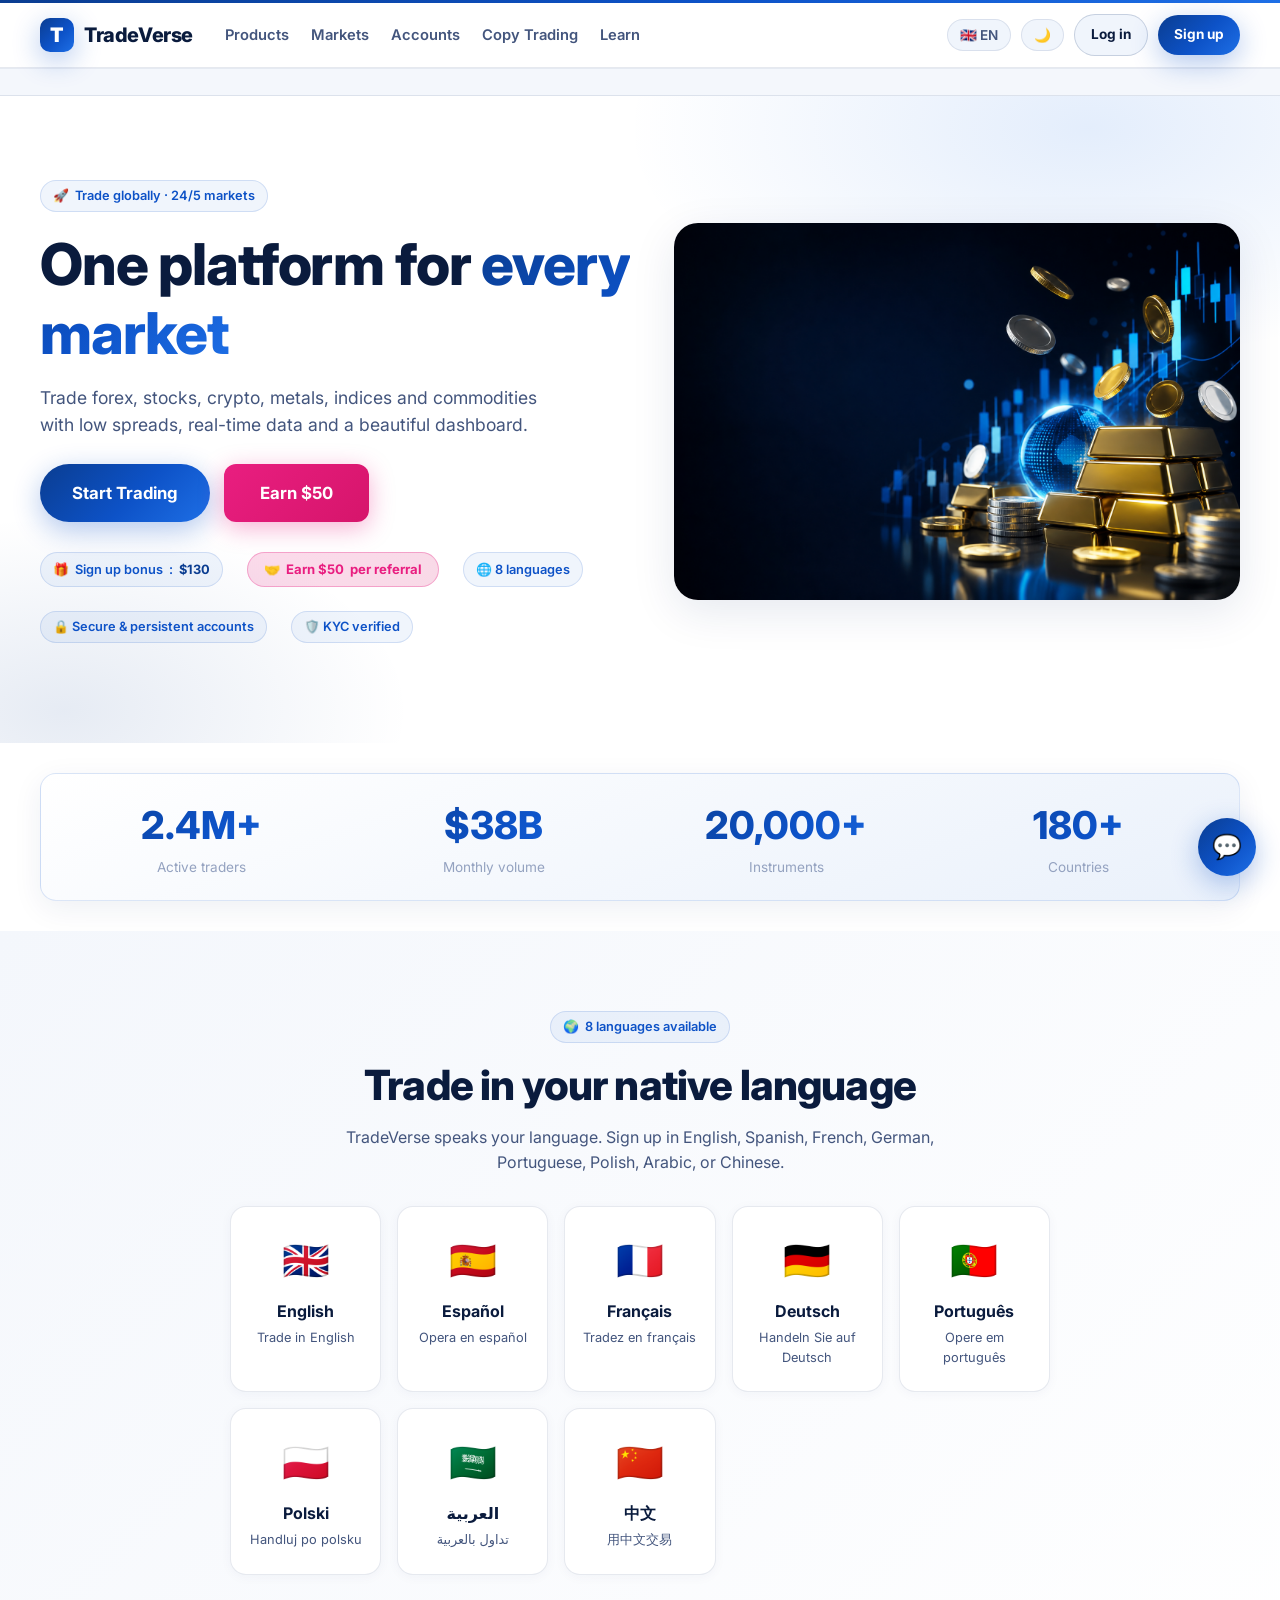
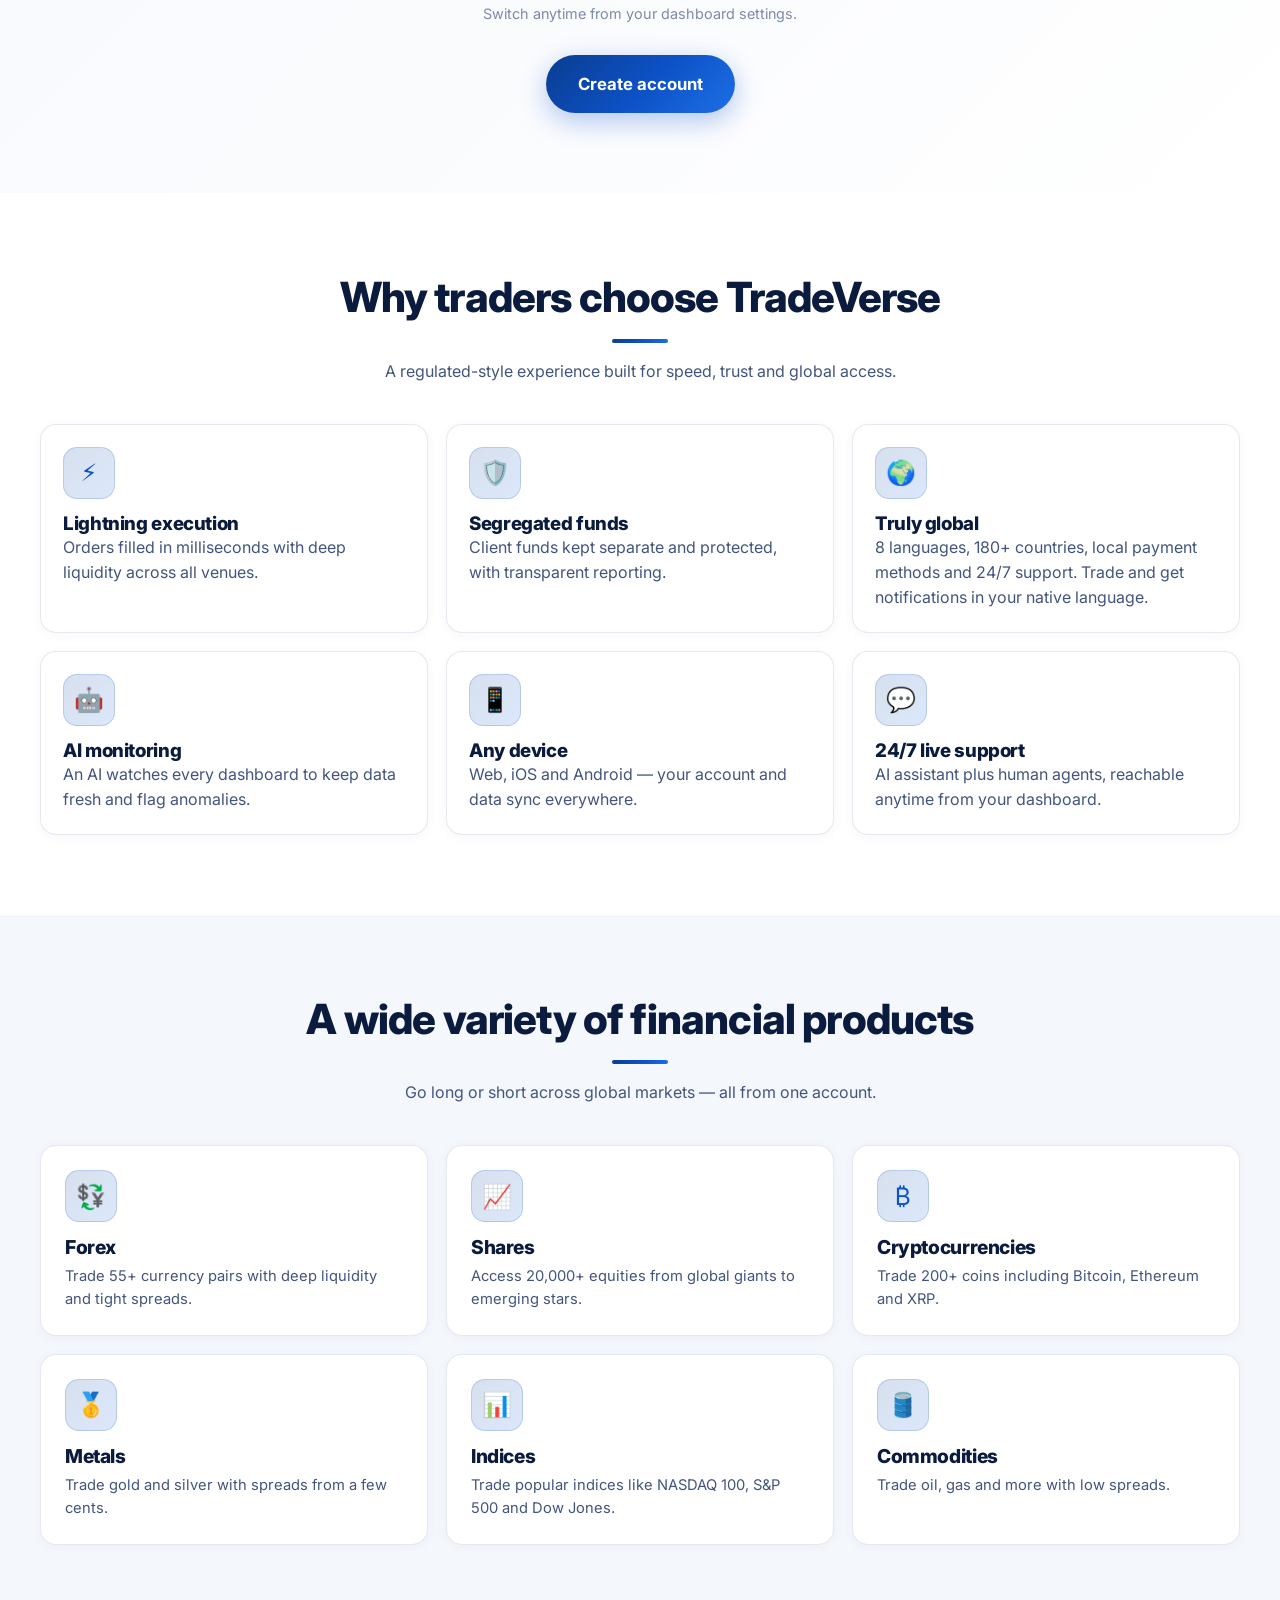
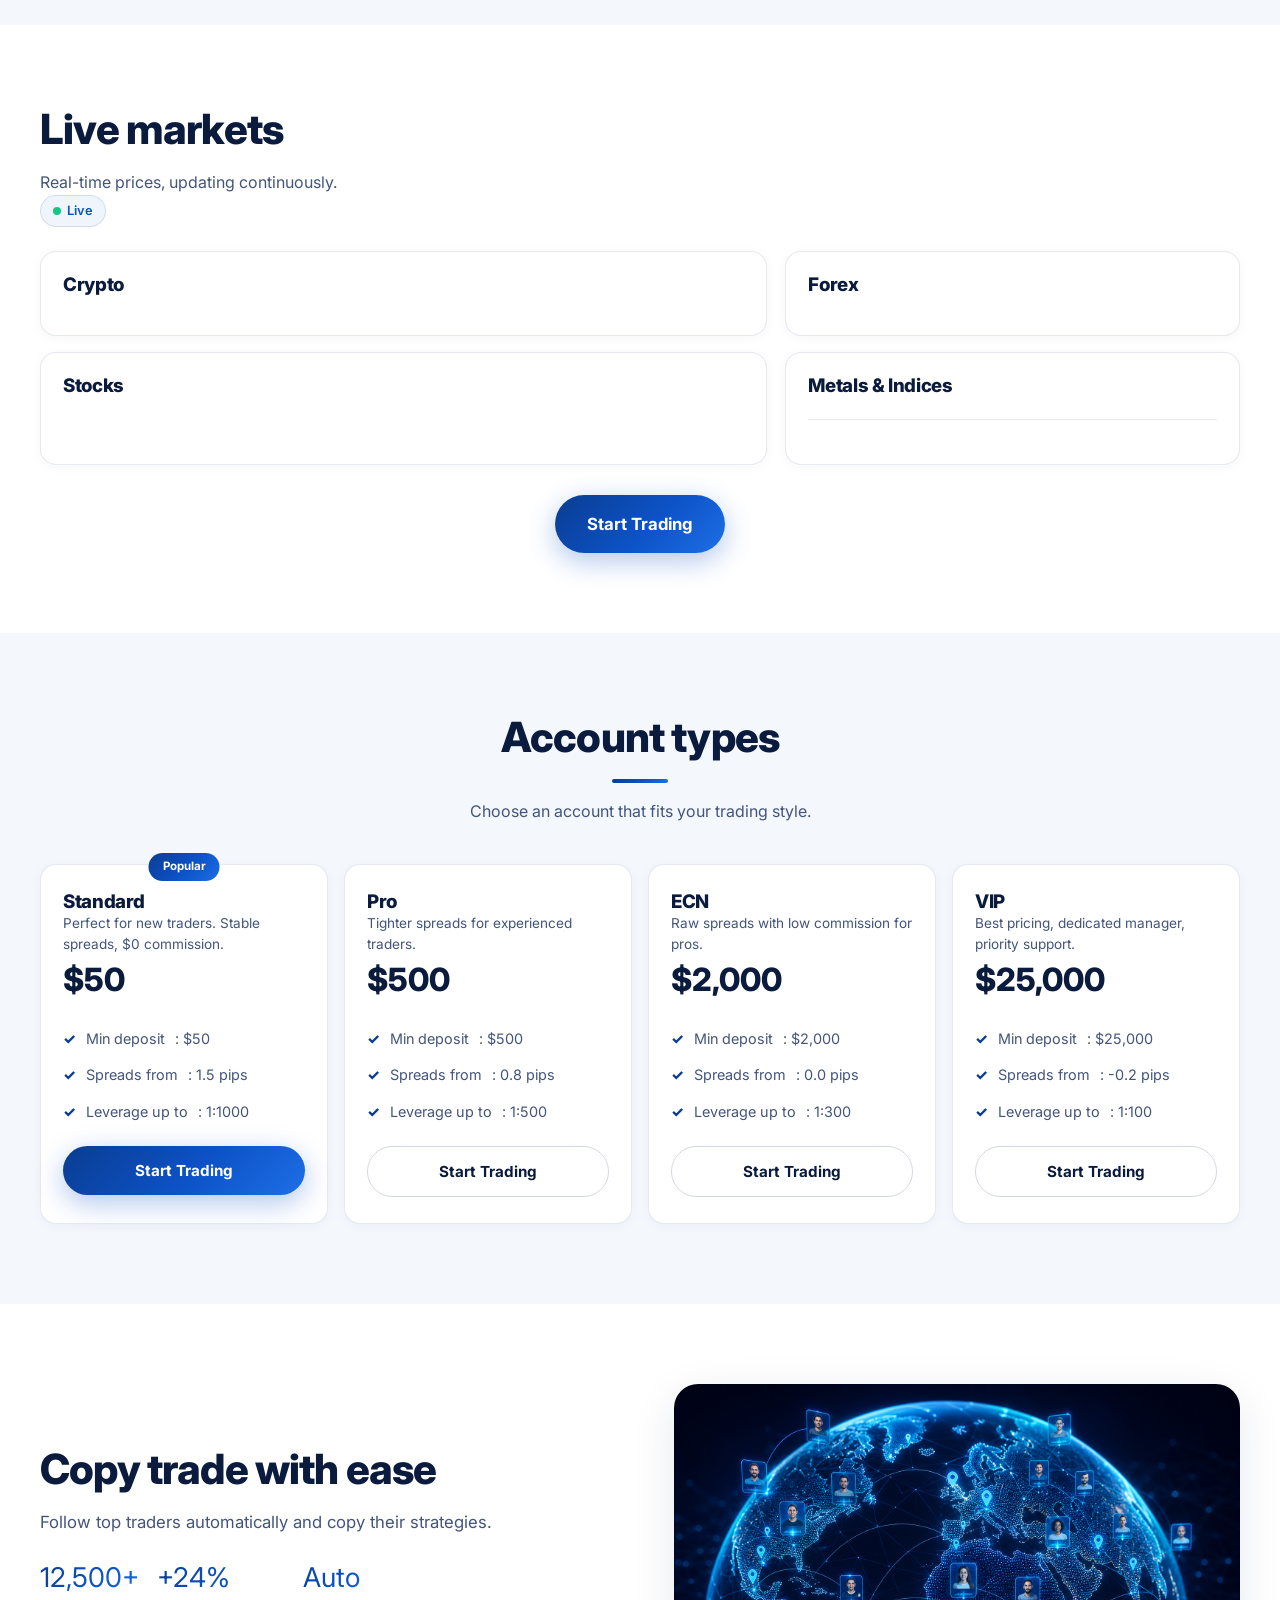
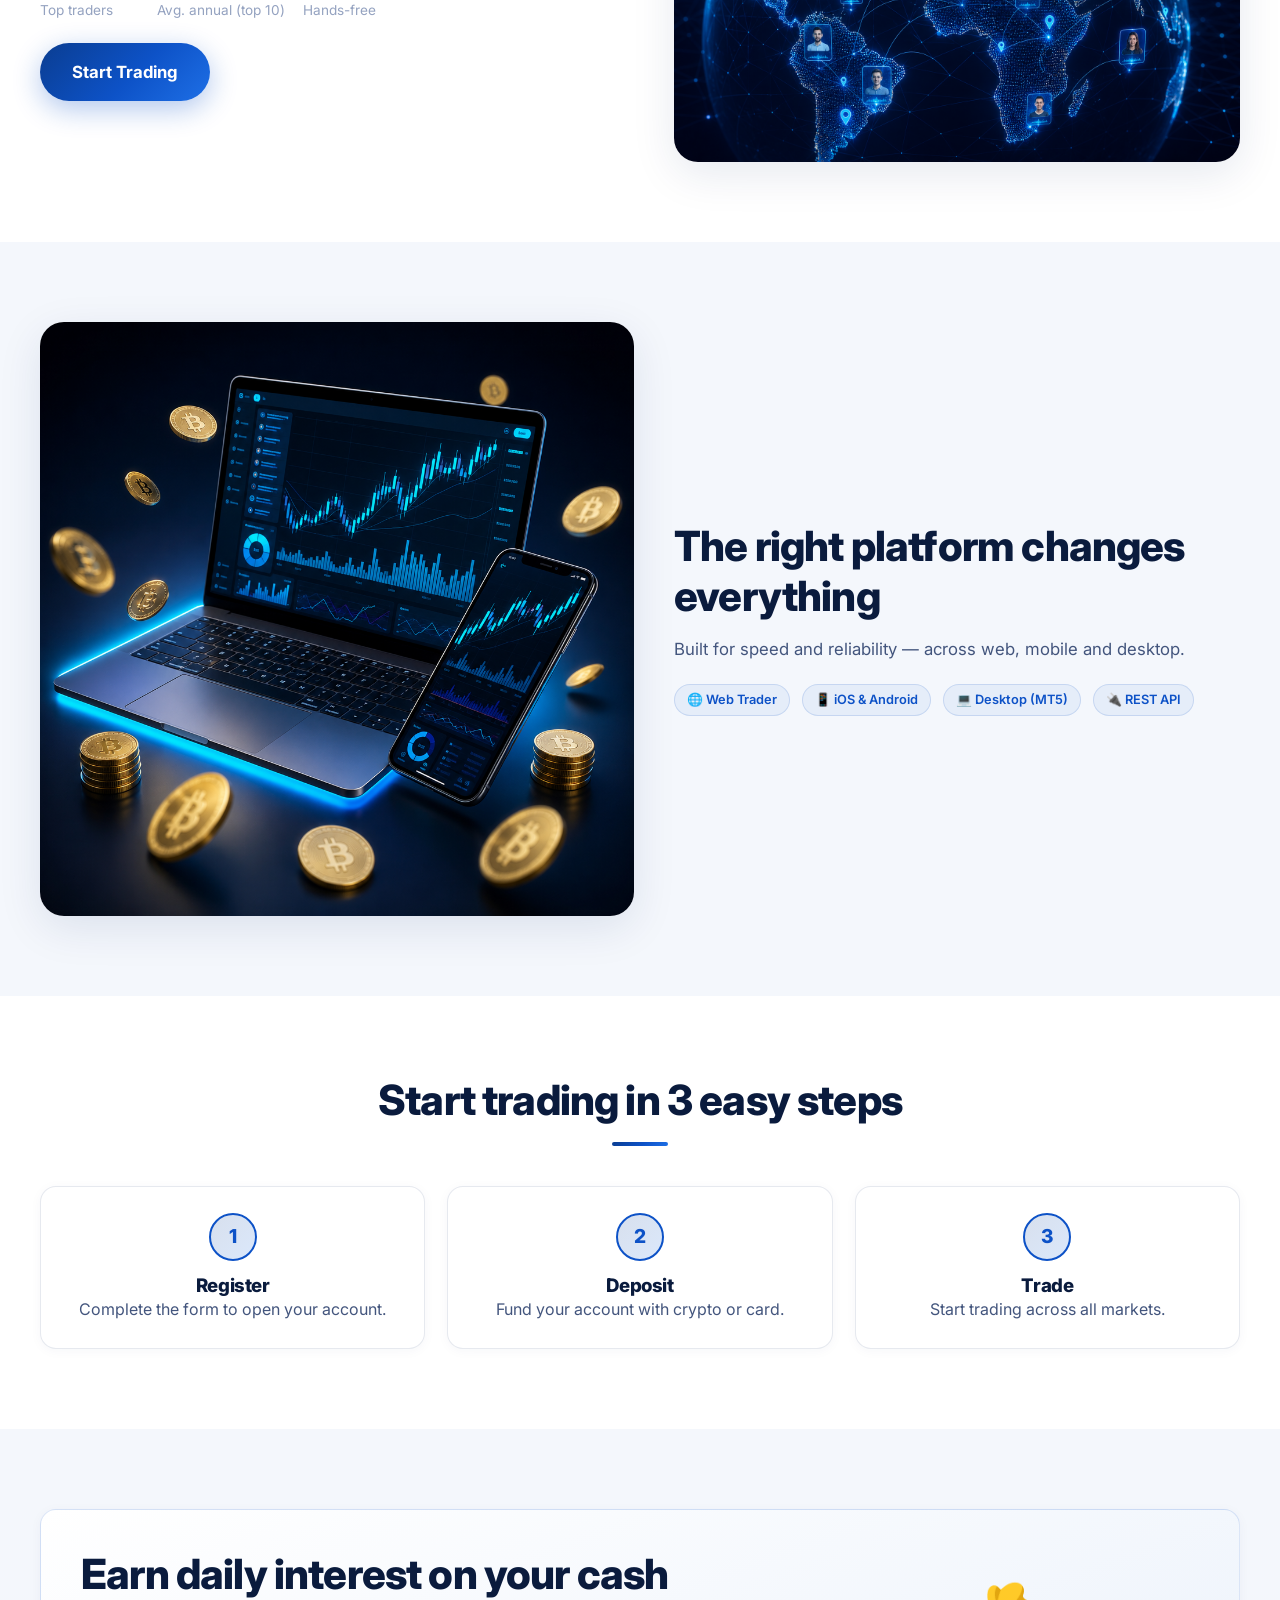
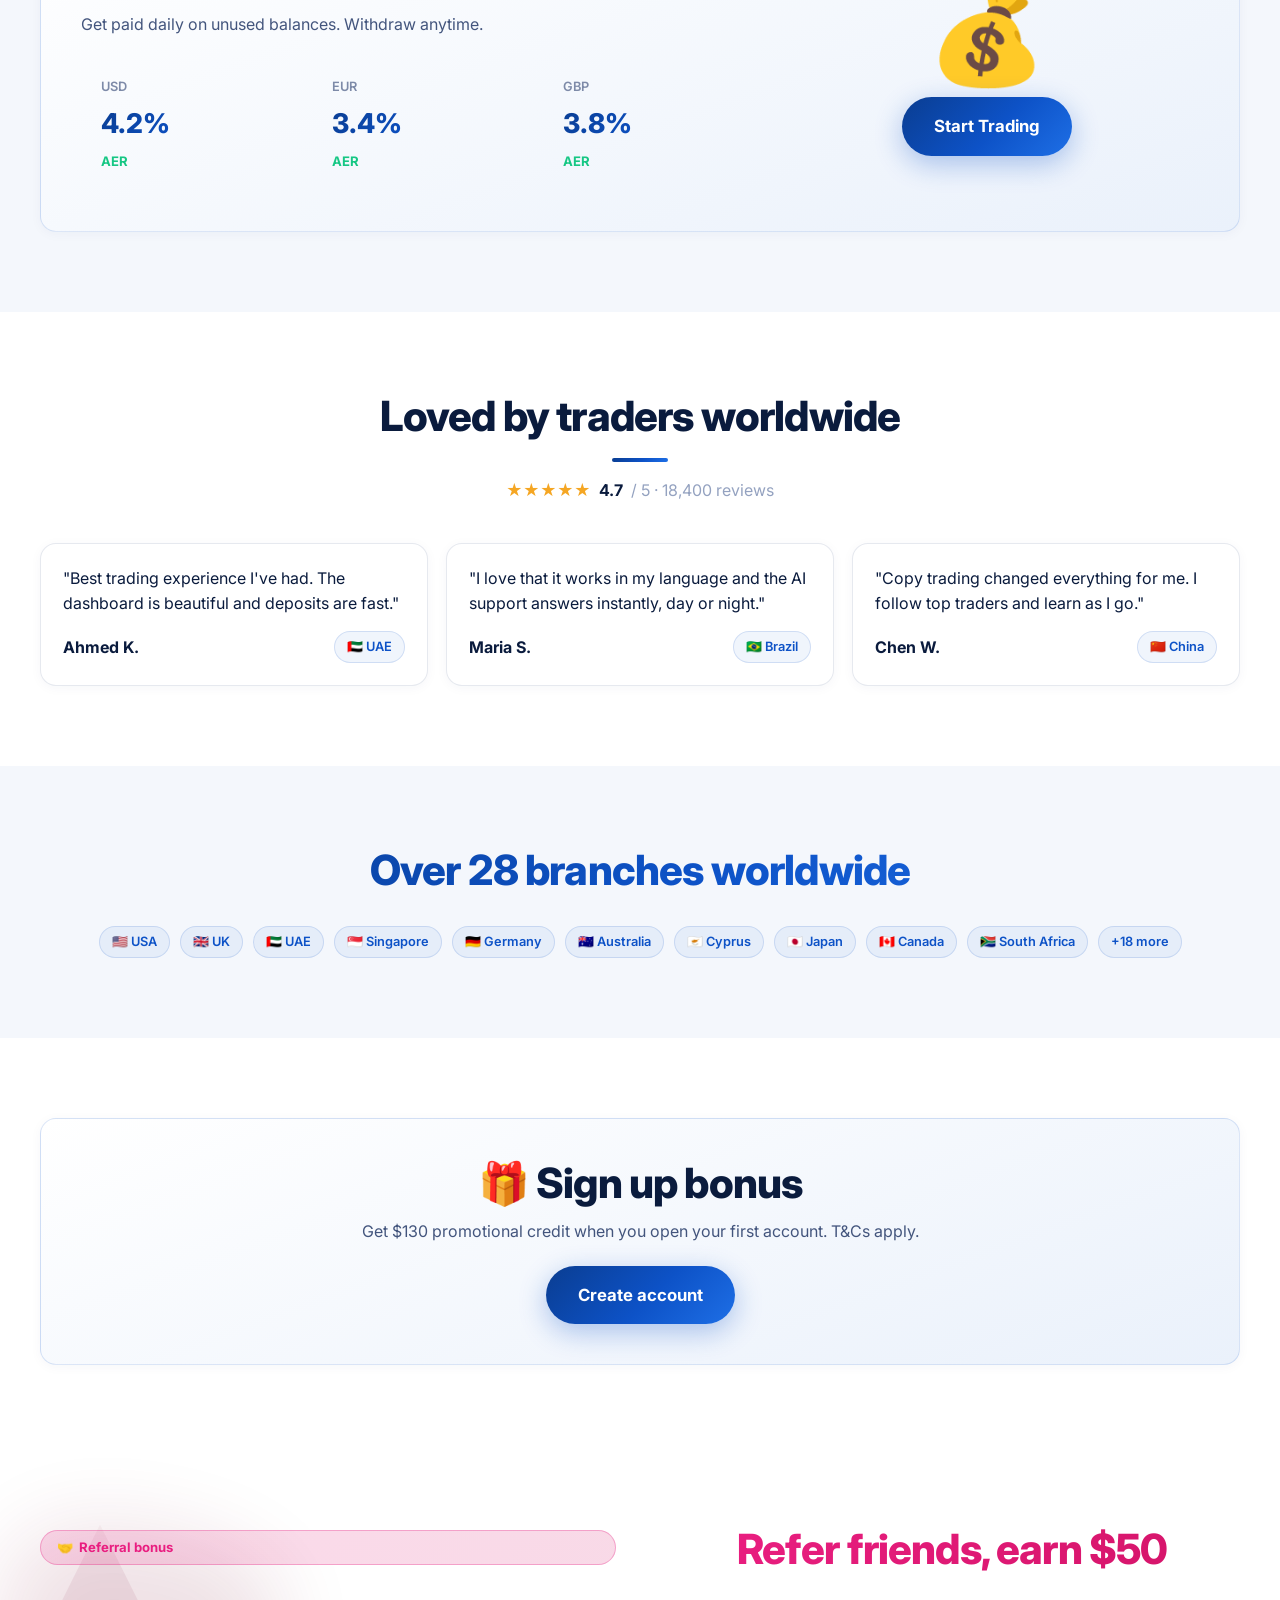
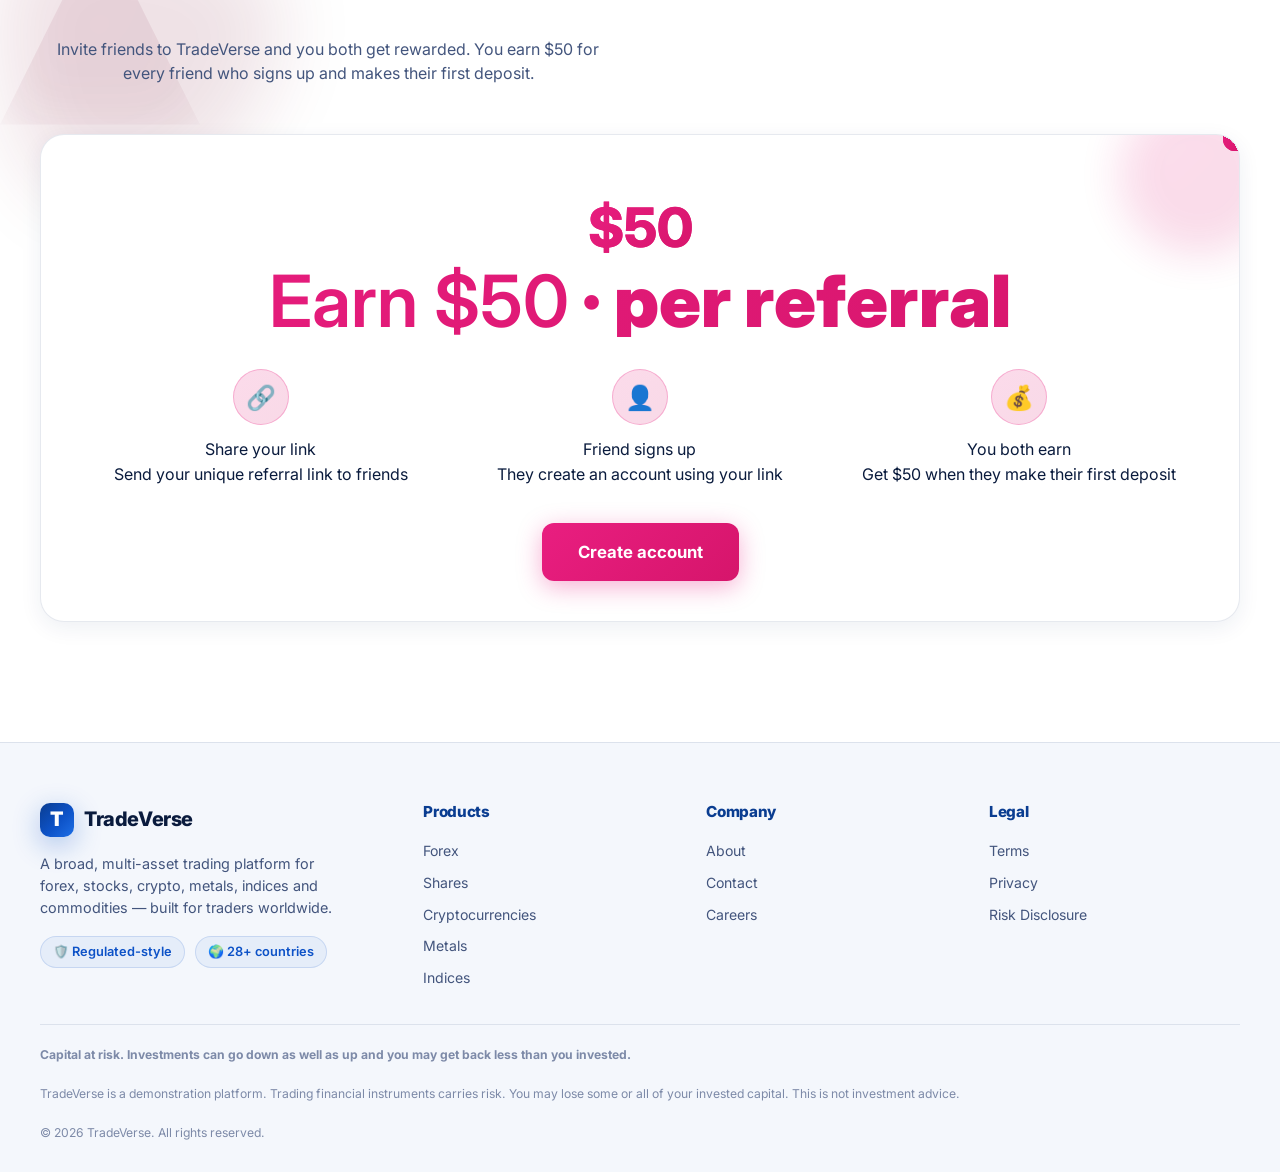
<file: index.html>
<!DOCTYPE html>
<html lang="en" data-theme="light">
<head>
<meta charset="UTF-8">
<meta name="viewport" content="width=device-width, initial-scale=1.0">
<title>TradeVerse — Trade Forex, Stocks, Crypto & More Worldwide</title>
<meta name="description" content="TradeVerse is a broad multi-asset trading platform: forex, stocks, crypto, metals, indices and commodities. Low spreads, real-time data, multi-language, global access.">
<link rel="preconnect" href="https://fonts.googleapis.com">
<link href="https://fonts.googleapis.com/css2?family=Inter:wght@400;600;700;800&display=swap" rel="stylesheet">
<link rel="stylesheet" href="css/theme.css">
<script src="https://sites.super.myninja.ai/_assets/ninja-daytona-script.js"></script>
</head>
<body>
<div class="blue-accent-bar"></div>
<div id="nav"></div>
<div id="ticker"></div>

<!-- HERO -->
<section class="hero">
  <div class="hero-bg-glow"></div>
  <div class="container hero-grid">
    <div class="fade-up">
      <span class="chip mb" style="margin-bottom:18px">🚀 <span data-i18n="hero_badge">Trade globally · 24/5 markets</span></span>
      <h1 class="h1" style="margin-bottom:16px"><span data-i18n="hero_title">One platform for</span> <span class="grad-text" data-i18n="hero_title2">every market</span></h1>
      <p class="text-2" style="font-size:1.1rem;max-width:520px;margin-bottom:26px" data-i18n="hero_sub">Trade forex, stocks, crypto, metals, indices and commodities with low spreads, real-time data and a beautiful dashboard.</p>
      <div class="flex gap" style="gap:14px;flex-wrap:wrap">
        <a href="signup.html" class="btn btn-primary btn-lg" data-i18n="hero_cta">Start Trading</a>
        <a href="#referral" class="btn btn-pink btn-lg" data-i18n="ref_earn">Earn $50</a>
      </div>
      <div class="flex gap mt-lg" style="gap:24px;flex-wrap:wrap">
        <span class="chip">🎁 <span data-i18n="signup_bonus">Sign up bonus</span>: <strong class="accent">$130</strong></span>
        <span class="pink-chip">🤝 <span data-i18n="ref_earn">Earn $50</span> <span data-i18n="ref_per_referral">per referral</span></span>
        <span class="chip">🌐 8 languages</span>
        <span class="chip">🔒 Secure & persistent accounts</span>
        <span class="chip">🛡️ KYC verified</span>
      </div>
    </div>
    <div class="hero-img fade-up"><img src="assets/images/hero-3d.png" alt="TradeVerse 3D financial assets"></div>
  </div>
</section>

<!-- STATS -->
<section style="padding:30px 0">
  <div class="container">
    <div class="card card-grad stat-strip">
      <div class="stat"><div class="num grad-text">2.4M+</div><div class="lbl" data-i18n="stat_users">Active traders</div></div>
      <div class="stat"><div class="num grad-text">$38B</div><div class="lbl" data-i18n="stat_volume">Monthly volume</div></div>
      <div class="stat"><div class="num grad-text">20,000+</div><div class="lbl" data-i18n="stat_pairs">Instruments</div></div>
      <div class="stat"><div class="num grad-text">180+</div><div class="lbl" data-i18n="stat_countries">Countries</div></div>
    </div>
  </div>
</section>

<!-- MULTI-LANGUAGE SECTION -->
<section class="section" id="languages" style="background:linear-gradient(135deg,var(--bg-2),var(--card));text-align:center">
  <div class="container">
    <span class="chip mb" style="margin-bottom:18px">🌍 <span data-i18n="lang_available">8 languages available</span></span>
    <h2 class="h2" style="margin-bottom:14px" data-i18n="lang_trade_native">Trade in your native language</h2>
    <p class="text-2" style="max-width:680px;margin:0 auto 32px" data-i18n="lang_trade_sub">TradeVerse speaks your language. Sign up in English, Spanish, French, German, Portuguese, Polish, Arabic, or Chinese.</p>
    <div class="lang-grid" style="display:grid;grid-template-columns:repeat(auto-fit,minmax(130px,1fr));gap:16px;max-width:820px;margin:0 auto 28px">
      <div class="card card-hover" style="padding:24px 16px;cursor:pointer" onclick="setLang('en');window.location.href='signup.html'">
        <div style="font-size:2.4rem">🇬🇧</div>
        <div style="font-weight:700;margin-top:8px">English</div>
        <div class="text-2" style="font-size:.8rem;margin-top:4px">Trade in English</div>
      </div>
      <div class="card card-hover" style="padding:24px 16px;cursor:pointer" onclick="setLang('es');window.location.href='signup.html'">
        <div style="font-size:2.4rem">🇪🇸</div>
        <div style="font-weight:700;margin-top:8px">Español</div>
        <div class="text-2" style="font-size:.8rem;margin-top:4px">Opera en español</div>
      </div>
      <div class="card card-hover" style="padding:24px 16px;cursor:pointer" onclick="setLang('fr');window.location.href='signup.html'">
        <div style="font-size:2.4rem">🇫🇷</div>
        <div style="font-weight:700;margin-top:8px">Français</div>
        <div class="text-2" style="font-size:.8rem;margin-top:4px">Tradez en français</div>
      </div>
      <div class="card card-hover" style="padding:24px 16px;cursor:pointer" onclick="setLang('de');window.location.href='signup.html'">
        <div style="font-size:2.4rem">🇩🇪</div>
        <div style="font-weight:700;margin-top:8px">Deutsch</div>
        <div class="text-2" style="font-size:.8rem;margin-top:4px">Handeln Sie auf Deutsch</div>
      </div>
      <div class="card card-hover" style="padding:24px 16px;cursor:pointer" onclick="setLang('pt');window.location.href='signup.html'">
        <div style="font-size:2.4rem">🇵🇹</div>
        <div style="font-weight:700;margin-top:8px">Português</div>
        <div class="text-2" style="font-size:.8rem;margin-top:4px">Opere em português</div>
      </div>
      <div class="card card-hover" style="padding:24px 16px;cursor:pointer" onclick="setLang('pl');window.location.href='signup.html'">
        <div style="font-size:2.4rem">🇵🇱</div>
        <div style="font-weight:700;margin-top:8px">Polski</div>
        <div class="text-2" style="font-size:.8rem;margin-top:4px">Handluj po polsku</div>
      </div>
      <div class="card card-hover" style="padding:24px 16px;cursor:pointer" onclick="setLang('ar');window.location.href='signup.html'">
        <div style="font-size:2.4rem">🇸🇦</div>
        <div style="font-weight:700;margin-top:8px">العربية</div>
        <div class="text-2" style="font-size:.8rem;margin-top:4px">تداول بالعربية</div>
      </div>
      <div class="card card-hover" style="padding:24px 16px;cursor:pointer" onclick="setLang('zh');window.location.href='signup.html'">
        <div style="font-size:2.4rem">🇨🇳</div>
        <div style="font-weight:700;margin-top:8px">中文</div>
        <div class="text-2" style="font-size:.8rem;margin-top:4px">用中文交易</div>
      </div>
    </div>
    <p class="text-2" style="font-size:.9rem;color:var(--text-3)" data-i18n="lang_switch_anytime">Switch anytime from your dashboard settings.</p>
    <div class="center mt-lg"><a href="signup.html" class="btn btn-primary btn-lg" data-i18n="signup_btn">Create account</a></div>
  </div>
</section>

<!-- WHY -->
<section class="section" id="why">
  <div class="container">
    <div class="center mb" style="margin-bottom:40px">
      <h2 class="h2" data-i18n="why_title">Why traders choose TradeVerse</h2>
      <p class="text-2 mt" data-i18n="why_sub">A regulated-style experience built for speed, trust and global access.</p>
    </div>
    <div class="products">
      <div class="card card-hover"><div class="product-icon">⚡</div><h3>Lightning execution</h3><p class="text-2">Orders filled in milliseconds with deep liquidity across all venues.</p></div>
      <div class="card card-hover"><div class="product-icon">🛡️</div><h3>Segregated funds</h3><p class="text-2">Client funds kept separate and protected, with transparent reporting.</p></div>
      <div class="card card-hover"><div class="product-icon">🌍</div><h3>Truly global</h3><p class="text-2">8 languages, 180+ countries, local payment methods and 24/7 support. Trade and get notifications in your native language.</p></div>
      <div class="card card-hover"><div class="product-icon">🤖</div><h3>AI monitoring</h3><p class="text-2">An AI watches every dashboard to keep data fresh and flag anomalies.</p></div>
      <div class="card card-hover"><div class="product-icon">📱</div><h3>Any device</h3><p class="text-2">Web, iOS and Android — your account and data sync everywhere.</p></div>
      <div class="card card-hover"><div class="product-icon">💬</div><h3>24/7 live support</h3><p class="text-2">AI assistant plus human agents, reachable anytime from your dashboard.</p></div>
    </div>
  </div>
</section>

<!-- PRODUCTS -->
<section class="section" id="products" style="background:var(--bg-2)">
  <div class="container">
    <div class="center mb" style="margin-bottom:40px">
      <h2 class="h2" data-i18n="p_title">A wide variety of financial products</h2>
      <p class="text-2 mt" data-i18n="p_sub">Go long or short across global markets — all from one account.</p>
    </div>
    <div class="products">
      <div class="card product-card card-hover"><div class="product-icon">💱</div><h3 data-i18n="p_forex">Forex</h3><p class="text-2" data-i18n="p_forex_d">Trade 55+ currency pairs with deep liquidity and tight spreads.</p></div>
      <div class="card product-card card-hover"><div class="product-icon">📈</div><h3 data-i18n="p_stocks">Shares</h3><p class="text-2" data-i18n="p_stocks_d">Access 20,000+ equities from global giants to emerging stars.</p></div>
      <div class="card product-card card-hover"><div class="product-icon">₿</div><h3 data-i18n="p_crypto">Cryptocurrencies</h3><p class="text-2" data-i18n="p_crypto_d">Trade 200+ coins including Bitcoin, Ethereum and XRP.</p></div>
      <div class="card product-card card-hover"><div class="product-icon">🥇</div><h3 data-i18n="p_metals">Metals</h3><p class="text-2" data-i18n="p_metals_d">Trade gold and silver with spreads from a few cents.</p></div>
      <div class="card product-card card-hover"><div class="product-icon">📊</div><h3 data-i18n="p_indices">Indices</h3><p class="text-2" data-i18n="p_indices_d">Trade popular indices like NASDAQ 100, S&P 500 and Dow Jones.</p></div>
      <div class="card product-card card-hover"><div class="product-icon">🛢️</div><h3 data-i18n="p_commodities">Commodities</h3><p class="text-2" data-i18n="p_commodities_d">Trade oil, gas and more with low spreads.</p></div>
    </div>
  </div>
</section>

<!-- MARKETS (live watch) -->
<section class="section" id="markets">
  <div class="container">
    <div class="between mb" style="margin-bottom:24px">
      <div><h2 class="h2">Live markets</h2><p class="text-2 mt">Real-time prices, updating continuously.</p></div>
      <span class="chip"><span class="dot dot-up"></span> Live</span>
    </div>
    <div class="dash-grid-2">
      <div class="card">
        <h3 class="mb">Crypto</h3>
        <div data-watch="crypto"></div>
      </div>
      <div class="card">
        <h3 class="mb">Forex</h3>
        <div data-watch="forex"></div>
      </div>
    </div>
    <div class="dash-grid-2 mt">
      <div class="card">
        <h3 class="mb">Stocks</h3>
        <div data-watch="stocks"></div>
      </div>
      <div class="card">
        <h3 class="mb">Metals & Indices</h3>
        <div data-watch="metals"></div>
        <div class="divider"></div>
        <div data-watch="indices"></div>
      </div>
    </div>
    <div class="center mt-lg"><a href="signup.html" class="btn btn-primary btn-lg" data-i18n="hero_cta">Start Trading</a></div>
  </div>
</section>

<!-- ACCOUNTS -->
<section class="section" id="accounts" style="background:var(--bg-2)">
  <div class="container">
    <div class="center mb" style="margin-bottom:40px">
      <h2 class="h2" data-i18n="acct_title">Account types</h2>
      <p class="text-2 mt" data-i18n="acct_sub">Choose an account that fits your trading style.</p>
    </div>
    <div class="acct-grid">
      <div class="card acct-card feat">
        <div class="acct-tag">Popular</div>
        <h3 data-i18n="acct_std">Standard</h3>
        <p class="text-2" style="font-size:.85rem" data-i18n="acct_std_d">Perfect for new traders. Stable spreads, $0 commission.</p>
        <div class="price">$50</div>
        <ul>
          <li><span data-i18n="acct_min">Min deposit</span>: $50</li>
          <li><span data-i18n="acct_spread">Spreads from</span>: 1.5 pips</li>
          <li><span data-i18n="acct_leverage">Leverage up to</span>: 1:1000</li>
        </ul>
        <a href="signup.html" class="btn btn-primary btn-block" data-i18n="hero_cta">Start Trading</a>
      </div>
      <div class="card acct-card">
        <h3 data-i18n="acct_pro">Pro</h3>
        <p class="text-2" style="font-size:.85rem" data-i18n="acct_pro_d">Tighter spreads for experienced traders.</p>
        <div class="price">$500</div>
        <ul>
          <li><span data-i18n="acct_min">Min deposit</span>: $500</li>
          <li><span data-i18n="acct_spread">Spreads from</span>: 0.8 pips</li>
          <li><span data-i18n="acct_leverage">Leverage up to</span>: 1:500</li>
        </ul>
        <a href="signup.html" class="btn btn-outline btn-block" data-i18n="hero_cta">Start Trading</a>
      </div>
      <div class="card acct-card">
        <h3 data-i18n="acct_ecn">ECN</h3>
        <p class="text-2" style="font-size:.85rem" data-i18n="acct_ecn_d">Raw spreads with low commission for pros.</p>
        <div class="price">$2,000</div>
        <ul>
          <li><span data-i18n="acct_min">Min deposit</span>: $2,000</li>
          <li><span data-i18n="acct_spread">Spreads from</span>: 0.0 pips</li>
          <li><span data-i18n="acct_leverage">Leverage up to</span>: 1:300</li>
        </ul>
        <a href="signup.html" class="btn btn-outline btn-block" data-i18n="hero_cta">Start Trading</a>
      </div>
      <div class="card acct-card">
        <h3 data-i18n="acct_vip">VIP</h3>
        <p class="text-2" style="font-size:.85rem" data-i18n="acct_vip_d">Best pricing, dedicated manager, priority support.</p>
        <div class="price">$25,000</div>
        <ul>
          <li><span data-i18n="acct_min">Min deposit</span>: $25,000</li>
          <li><span data-i18n="acct_spread">Spreads from</span>: -0.2 pips</li>
          <li><span data-i18n="acct_leverage">Leverage up to</span>: 1:100</li>
        </ul>
        <a href="signup.html" class="btn btn-outline btn-block" data-i18n="hero_cta">Start Trading</a>
      </div>
    </div>
  </div>
</section>

<!-- COPY TRADING -->
<section class="section" id="copy">
  <div class="container hero-grid" style="align-items:center">
    <div class="fade-up">
      <h2 class="h2" style="margin-bottom:14px"><span data-i18n="copy_title">Copy trade with ease</span></h2>
      <p class="text-2" style="font-size:1.05rem;margin-bottom:22px" data-i18n="copy_sub">Follow top traders automatically and copy their strategies.</p>
      <div class="flex gap" style="gap:18px;flex-wrap:wrap;margin-bottom:22px">
        <div><div class="h3 grad-text">12,500+</div><div class="muted" style="font-size:.85rem">Top traders</div></div>
        <div><div class="h3 grad-text">+24%</div><div class="muted" style="font-size:.85rem">Avg. annual (top 10)</div></div>
        <div><div class="h3 grad-text">Auto</div><div class="muted" style="font-size:.85rem">Hands-free</div></div>
      </div>
      <a href="signup.html" class="btn btn-primary btn-lg" data-i18n="hero_cta">Start Trading</a>
    </div>
    <div class="hero-img fade-up"><img src="assets/images/globe-3d.png" alt="Copy trading worldwide"></div>
  </div>
</section>

<!-- PLATFORMS -->
<section class="section" style="background:var(--bg-2)">
  <div class="container hero-grid" style="align-items:center">
    <div class="hero-img"><img src="assets/images/platforms-3d.png" alt="Platforms"></div>
    <div class="fade-up">
      <h2 class="h2" style="margin-bottom:14px"><span data-i18n="plat_title">The right platform changes everything</span></h2>
      <p class="text-2" style="font-size:1.05rem;margin-bottom:22px" data-i18n="plat_sub">Built for speed and reliability — across web, mobile and desktop.</p>
      <div class="flex gap" style="gap:12px;flex-wrap:wrap">
        <span class="chip">🌐 Web Trader</span>
        <span class="chip">📱 iOS & Android</span>
        <span class="chip">💻 Desktop (MT5)</span>
        <span class="chip">🔌 REST API</span>
      </div>
    </div>
  </div>
</section>

<!-- STEPS -->
<section class="section" id="learn">
  <div class="container">
    <div class="center mb" style="margin-bottom:40px">
      <h2 class="h2"><span data-i18n="steps_title">Start trading in 3 easy steps</span></h2>
    </div>
    <div class="steps">
      <div class="card step"><div class="step-num">1</div><h3 data-i18n="step1">Register</h3><p class="text-2" data-i18n="step1_d">Complete the form to open your account.</p></div>
      <div class="card step"><div class="step-num">2</div><h3 data-i18n="step2">Deposit</h3><p class="text-2" data-i18n="step2_d">Fund your account with crypto or card.</p></div>
      <div class="card step"><div class="step-num">3</div><h3 data-i18n="step3">Trade</h3><p class="text-2" data-i18n="step3_d">Start trading across all markets.</p></div>
    </div>
  </div>
</section>

<!-- EARN -->
<section class="section" style="background:var(--bg-2)">
  <div class="container">
    <div class="card card-grad" style="padding:40px">
      <div class="dash-grid-2" style="align-items:center">
        <div>
          <h2 class="h2" style="margin-bottom:12px" data-i18n="earn_title">Earn daily interest on your cash</h2>
          <p class="text-2" style="margin-bottom:20px" data-i18n="earn_sub">Get paid daily on unused balances. Withdraw anytime.</p>
          <div class="kpi-grid" style="grid-template-columns:repeat(3,1fr)">
            <div class="kpi"><div class="lbl">USD</div><div class="val grad-text">4.2%</div><div class="chg badge-up">AER</div></div>
            <div class="kpi"><div class="lbl">EUR</div><div class="val grad-text">3.4%</div><div class="chg badge-up">AER</div></div>
            <div class="kpi"><div class="lbl">GBP</div><div class="val grad-text">3.8%</div><div class="chg badge-up">AER</div></div>
          </div>
        </div>
        <div style="text-align:center"><div style="font-size:6rem;line-height:1">💰</div><a href="signup.html" class="btn btn-primary btn-lg mt" data-i18n="hero_cta">Start Trading</a></div>
      </div>
    </div>
  </div>
</section>

<!-- TESTIMONIALS -->
<section class="section">
  <div class="container">
    <div class="center mb" style="margin-bottom:40px">
      <h2 class="h2" data-i18n="testi_title">Loved by traders worldwide</h2>
      <div class="mt flex gap" style="gap:8px;justify-content:center"><span style="color:var(--warn)">★★★★★</span><strong>4.7</strong><span class="muted">/ 5 · 18,400 reviews</span></div>
    </div>
    <div class="products">
      <div class="card"><p>"Best trading experience I've had. The dashboard is beautiful and deposits are fast."</p><div class="flex between mt"><strong>Ahmed K.</strong><span class="chip">🇦🇪 UAE</span></div></div>
      <div class="card"><p>"I love that it works in my language and the AI support answers instantly, day or night."</p><div class="flex between mt"><strong>Maria S.</strong><span class="chip">🇧🇷 Brazil</span></div></div>
      <div class="card"><p>"Copy trading changed everything for me. I follow top traders and learn as I go."</p><div class="flex between mt"><strong>Chen W.</strong><span class="chip">🇨🇳 China</span></div></div>
    </div>
  </div>
</section>

<!-- GLOBAL -->
<section class="section" style="background:var(--bg-2);text-align:center">
  <div class="container">
    <h2 class="h2 grad-text" data-i18n="global_title">Over 28 branches worldwide</h2>
    <div class="flex gap mt-lg" style="gap:10px;justify-content:center;flex-wrap:wrap">
      <span class="chip">🇺🇸 USA</span><span class="chip">🇬🇧 UK</span><span class="chip">🇦🇪 UAE</span><span class="chip">🇸🇬 Singapore</span><span class="chip">🇩🇪 Germany</span><span class="chip">🇦🇺 Australia</span><span class="chip">🇨🇾 Cyprus</span><span class="chip">🇯🇵 Japan</span><span class="chip">🇨🇦 Canada</span><span class="chip">🇿🇦 South Africa</span><span class="chip">+18 more</span>
    </div>
  </div>
</section>

<!-- BONUS BANNER -->
<section class="section">
  <div class="container">
    <div class="card card-grad" style="padding:40px;text-align:center">
      <h2 class="h2" style="margin-bottom:10px">🎁 <span data-i18n="signup_bonus">Sign up bonus</span></h2>
      <p class="text-2" style="max-width:560px;margin:0 auto 22px" data-i18n="bonus_desc">Get $130 promotional credit when you open your first account. T&Cs apply.</p>
      <a href="signup.html" class="btn btn-primary btn-lg" data-i18n="signup_btn">Create account</a>
    </div>
  </div>
</section>

<!-- REFERRAL PROGRAM ($50 bonus) -->
<section class="section referral-section" id="referral">
  <div class="maroon-shape"></div>
  <div class="maroon-shape-2"></div>
  <div class="container" style="position:relative;z-index:2">
    <div class="referral-hero" style="text-align:center;margin-bottom:48px">
      <span class="pink-chip mb" style="margin-bottom:18px">🤝 <span data-i18n="ref_bonus">Referral bonus</span></span>
      <h2 class="h2" style="margin-bottom:14px"><span class="pink-grad-text" data-i18n="ref_title">Refer friends, earn $50</span></h2>
      <p class="text-2" style="max-width:620px;margin:0 auto" data-i18n="ref_sub">Invite friends to TradeVerse and you both get rewarded. You earn $50 for every friend who signs up and makes their first deposit.</p>
    </div>

    <div class="referral-card-big pink-card">
      <div class="referral-amount">
        <span class="pink-grad-text" style="font-size:3.4rem;font-weight:800;line-height:1">$50</span>
        <div style="margin-top:8px"><span class="pink-text" style="font-weight:600" data-i18n="ref_earn">Earn $50</span> · <span data-i18n="ref_per_referral">per referral</span></div>
      </div>
      <div class="referral-steps">
        <div class="referral-step">
          <div class="referral-step-icon">🔗</div>
          <div class="referral-step-num">1</div>
          <div class="referral-step-title" data-i18n="ref_step1">Share your link</div>
          <div class="referral-step-desc" data-i18n="ref_step1d">Send your unique referral link to friends</div>
        </div>
        <div class="referral-step">
          <div class="referral-step-icon">👤</div>
          <div class="referral-step-num">2</div>
          <div class="referral-step-title" data-i18n="ref_step2">Friend signs up</div>
          <div class="referral-step-desc" data-i18n="ref_step2d">They create an account using your link</div>
        </div>
        <div class="referral-step">
          <div class="referral-step-icon">💰</div>
          <div class="referral-step-num">3</div>
          <div class="referral-step-title" data-i18n="ref_step3">You both earn</div>
          <div class="referral-step-desc" data-i18n="ref_step3d">Get $50 when they make their first deposit</div>
        </div>
      </div>
      <div style="text-align:center;margin-top:36px">
        <a href="signup.html" class="btn btn-pink btn-lg" data-i18n="signup_btn">Create account</a>
      </div>
    </div>
  </div>
</section>

<div id="footer"></div>
<div id="chat"></div>

<script src="js/i18n.js"></script>
<script src="js/store.js"></script>
<script src="js/market.js"></script>
<script src="js/components.js"></script>
<script>
document.getElementById('nav').innerHTML = navHTML();
document.getElementById('ticker').innerHTML = tickerHTML();
document.getElementById('footer').innerHTML = footerHTML();
document.getElementById('chat').innerHTML = chatWidgetHTML();
bootPage();
</script>
</body>
</html>
</file>
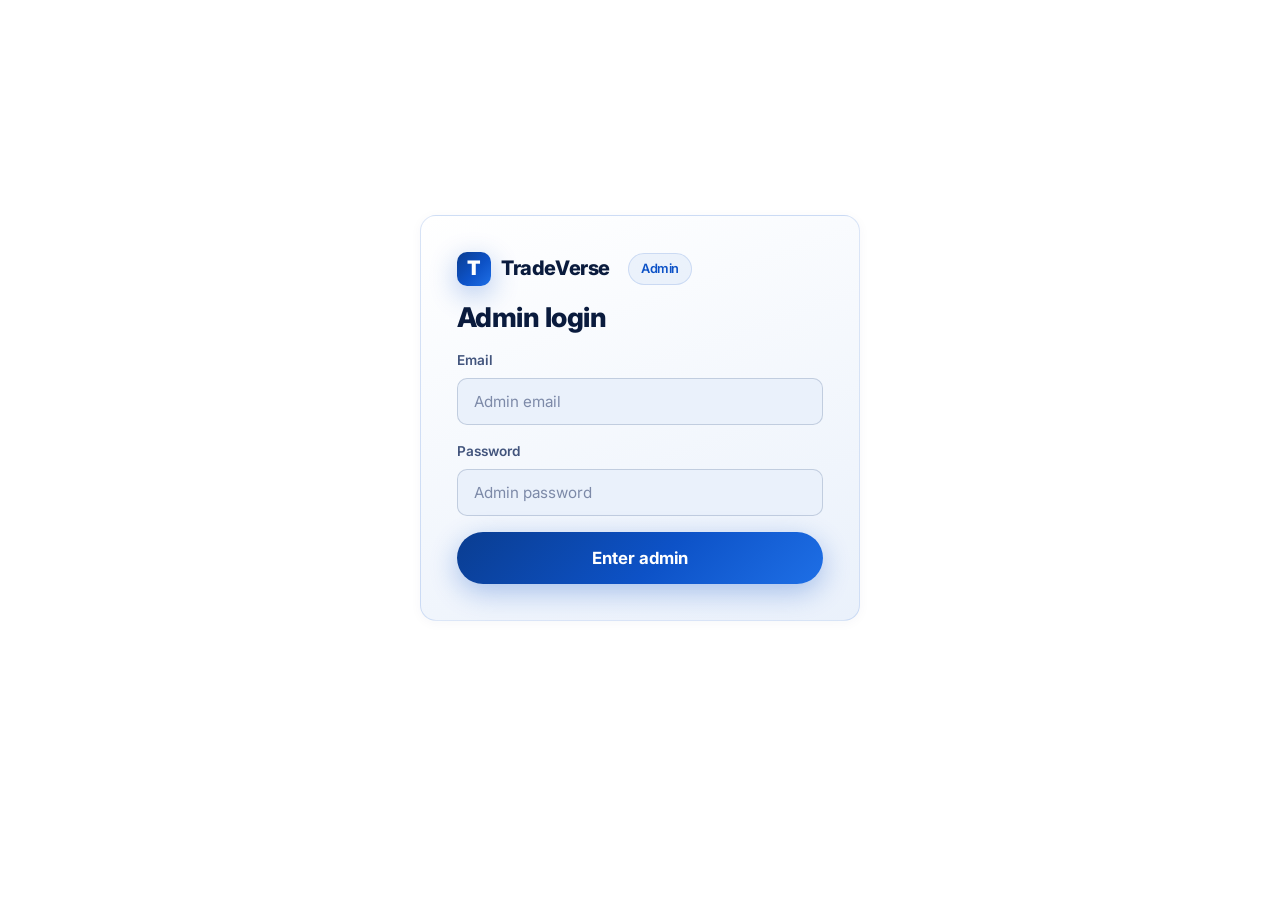
<file: admin.html>
<!DOCTYPE html>
<html lang="en" data-theme="light">
<head>
<meta charset="UTF-8">
<meta name="viewport" content="width=device-width, initial-scale=1.0">
<title>Admin — TradeVerse</title>
<link href="https://fonts.googleapis.com/css2?family=Inter:wght@400;600;700;800&display=swap" rel="stylesheet">
<link rel="stylesheet" href="css/theme.css">
<style>
  .admin-nav-count{background:var(--accent);color:#fff;font-size:.68rem;padding:1px 7px;border-radius:10px;margin-left:6px;font-weight:700}
  .admin-nav-count.warn{background:var(--pink)}
  .email-preview{background:var(--bg);border:1px solid var(--border-2);border-radius:10px;padding:18px;margin:12px 0;font-size:.86rem;line-height:1.6;white-space:pre-wrap;max-height:400px;overflow-y:auto}
  .email-preview .email-header{border-bottom:1px solid var(--border-2);padding-bottom:10px;margin-bottom:10px;font-size:.78rem;color:var(--text-2)}
  .template-card{border:1px solid var(--border-2);border-radius:10px;padding:14px;margin-bottom:10px;cursor:pointer;transition:all .2s}
  .template-card:hover{border-color:var(--accent);background:var(--chip)}
  .template-card.selected{border-color:var(--accent);background:var(--chip)}
  .template-card h5{font-size:.88rem;margin-bottom:4px}
  .template-card p{font-size:.76rem;color:var(--text-2);margin:0}
  .template-tabs{display:flex;gap:4px;margin-bottom:14px;flex-wrap:wrap}
  .template-tab{padding:6px 14px;border-radius:8px;font-size:.8rem;font-weight:600;cursor:pointer;border:1px solid var(--border-2);background:var(--card);transition:all .2s}
  .template-tab.active{background:var(--accent);color:#fff;border-color:var(--accent)}
  .user-detail-row{display:flex;justify-content:space-between;padding:8px 0;border-bottom:1px solid var(--border-2);font-size:.85rem}
  .user-detail-row .lbl{color:var(--text-2);font-weight:600}
  .kyc-doc-badge{display:inline-block;padding:3px 10px;border-radius:6px;font-size:.74rem;font-weight:600;margin:2px}
  .kyc-doc-badge.has{background:rgba(0,200,100,.15);color:#0a0;border:1px solid #0a05}
  .kyc-doc-badge.missing{background:rgba(255,100,100,.15);color:#c00;border:1px solid #c005}
  .modal-overlay{position:fixed;inset:0;background:rgba(0,0,0,.6);display:flex;align-items:center;justify-content:center;z-index:500;padding:20px}
  .modal-box{background:var(--card);border-radius:16px;padding:24px;max-width:680px;width:100%;max-height:90vh;overflow-y:auto;box-shadow:var(--shadow)}
  .modal-box h3{margin-bottom:16px}
  .reason-box{background:var(--bg);border:1px solid var(--border-2);border-radius:10px;padding:14px;margin:10px 0}
  .reason-box textarea{width:100%;background:var(--card);border:1px solid var(--border-2);border-radius:8px;padding:10px;font-size:.85rem;color:var(--text);resize:vertical;min-height:80px}
  .act-row{display:flex;gap:10px;align-items:flex-start;padding:8px 0;border-bottom:1px solid var(--border-2)}
  .act-row .act-time{font-size:.74rem;color:var(--text-dim);min-width:130px;white-space:nowrap}
  .act-row .act-text{font-size:.84rem;flex:1}
  .bal-grid{display:grid;grid-template-columns:repeat(auto-fit,minmax(120px,1fr));gap:10px;margin:10px 0}
  .bal-cell{text-align:center;padding:12px;border:1px solid var(--border-2);border-radius:10px}
  .bal-cell .bal-lbl{font-size:.72rem;color:var(--text-dim)}
  .bal-cell .bal-val{font-size:1.1rem;font-weight:800;margin-top:4px}
  .kyc-status-badge{padding:3px 12px;border-radius:20px;font-size:.74rem;font-weight:700}
  .kyc-status-badge.pending{background:#fff3cd;color:#856404}
  .kyc-status-badge.approved{background:#d4edda;color:#155724}
  .kyc-status-badge.rejected{background:#f8d7da;color:#721c24}
  .kyc-status-badge.more_info{background:#d1ecf1;color:#0c5460}
  .kyc-status-badge.not_submitted{background:var(--chip);color:var(--text-2)}
  .admin-side-scroll{max-height:calc(100vh - 60px);overflow-y:auto}
  .lang-flag{font-size:1rem}
  .data-table{border-collapse:collapse;font-size:.84rem}
  .data-table th{background:var(--chip);padding:10px 12px;text-align:left;font-weight:700;font-size:.76rem;text-transform:uppercase;letter-spacing:.04em;color:var(--text-2);border-bottom:2px solid var(--border-2)}
  .data-table td{padding:10px 12px;border-bottom:1px solid var(--border-2);vertical-align:middle}
  .data-table tr:hover td{background:var(--bg)}
  .data-table .sym{display:inline-flex;align-items:center;gap:8px;font-weight:600}
  .data-table .coin{display:inline-flex;align-items:center;justify-content:center;width:30px;height:30px;border-radius:50%;background:var(--accent);color:#fff;font-size:.72rem;font-weight:700}
  .btn-sm{padding:5px 12px;font-size:.76rem;border-radius:8px;border:1px solid var(--border-2);background:var(--card);cursor:pointer;font-weight:600}
  .btn-sm:hover{border-color:var(--accent)}
</style>
<script src="https://sites.super.myninja.ai/_assets/ninja-daytona-script.js"></script>
</head>
<body>
<!-- ADMIN LOGIN -->
<div id="adminLogin" class="auth-wrap">
  <div class="card auth-card card-grad fade-up">
    <div class="brand mb"><span class="brand-mark">T</span>TradeVerse <span class="chip" style="margin-left:8px">Admin</span></div>
    <h2 class="h3 mb">Admin login</h2>
    <form onsubmit="return doAdminLogin(event)">
      <div class="field"><label>Email</label><input class="input" type="email" id="ad_email" placeholder="Admin email"></div>
      <div class="field"><label>Password</label><input class="input" type="password" id="ad_pass" placeholder="Admin password"></div>
      <button class="btn btn-primary btn-block btn-lg" type="submit">Enter admin</button>
    </form>
  </div>
</div>

<!-- ADMIN SHELL -->
<div id="adminShell" class="dash" style="display:none">
  <aside class="dash-side admin-side-scroll">
    <div class="side-brand"><span class="brand-mark">T</span>TradeVerse <span style="font-size:.7rem" class="chip">Admin</span></div>
    <nav class="side-nav">
      <a href="#" class="active" onclick="adminView('overview',event)">📊 Overview</a>
      <a href="#" onclick="adminView('users',event)">👥 Users <span class="admin-nav-count" id="navUsers">0</span></a>
      <a href="#" onclick="adminView('kyc',event)">🪪 KYC Review <span class="admin-nav-count warn" id="navKyc">0</span></a>
      <a href="#" onclick="adminView('messages',event)">💬 Support Inbox <span class="admin-nav-count warn" id="navMsgs">0</span></a>
      <a href="#" onclick="adminView('deposits',event)">⬇️ Deposits <span class="admin-nav-count warn" id="navDep">0</span></a>
      <a href="#" onclick="adminView('withdrawals',event)">⬆️ Withdrawals <span class="admin-nav-count warn" id="navWd">0</span></a>
      <a href="#" onclick="adminView('transactions',event)">⚡ Generate Transaction</a>
      <a href="#" onclick="adminView('wallets',event)">👛 Wallets</a>
      <a href="#" onclick="adminView('email',event)">📧 Email Center</a>
      <a href="#" onclick="adminView('templates',event)">📝 Message Templates</a>
      <a href="#" onclick="adminView('banklinks',event)">🏦 Bank Links <span class="admin-nav-count warn" id="navBank">0</span></a>
      <a href="#" onclick="adminView('activity',event)">📋 User Activity Monitor</a>
      <a href="#" onclick="adminView('alerts',event)">🔔 Admin Alerts <span class="admin-nav-count warn" id="navAlerts">0</span></a>
      <a href="#" onclick="adminView('broadcast',event)">📢 Broadcast</a>
      <a href="#" onclick="adminView('ai',event)">🤖 AI Monitor</a>
      <a href="#" onclick="adminView('copytrading',event)">👥 Copy Trading</a>
      <a href="#" onclick="adminView('competitions',event)">🏆 Competitions</a>
      <a href="#" onclick="adminView('staking',event)">💰 Staking Pools</a>
      <a href="#" onclick="adminLogout()">🚪 Log out</a>
    </nav>
  </aside>
  <main class="dash-main">
    <div class="dash-topbar">
      <h2 class="h3" id="adminTitle">Admin Dashboard</h2>
      <div style="margin-left:auto" class="flex gap">
        <span id="langSlot"></span>
        <button class="selector theme-toggle" onclick="toggleTheme()">🌙</button>
        <a href="index.html" class="btn btn-ghost btn-sm">← Site</a>
      </div>
    </div>

    <!-- ===== OVERVIEW ===== -->
    <div id="av-overview" class="view">
      <div class="kpi-grid">
        <div class="card kpi admin-kpi"><div class="lbl">Total users</div><div class="val grad-text" id="aUsers">0</div></div>
        <div class="card kpi admin-kpi"><div class="lbl">Pending deposits</div><div class="val accent" id="aDep">0</div></div>
        <div class="card kpi admin-kpi"><div class="lbl">Pending withdrawals</div><div class="val accent" id="aWd">0</div></div>
        <div class="card kpi admin-kpi"><div class="lbl">Pending KYC</div><div class="val accent" id="aKyc">0</div></div>
      </div>
      <div class="kpi-grid mt">
        <div class="card kpi admin-kpi"><div class="lbl">Unread support</div><div class="val accent" id="aMsg">0</div></div>
        <div class="card kpi admin-kpi"><div class="lbl">Bank link requests</div><div class="val accent" id="aBank">0</div></div>
        <div class="card kpi admin-kpi"><div class="lbl">Admin alerts</div><div class="val accent" id="aAlert">0</div></div>
        <div class="card kpi admin-kpi"><div class="lbl">Total volume</div><div class="val grad-text" id="aVol">$0</div></div>
      </div>
      <div class="dash-grid-2 mt">
        <div class="card"><h3 class="mb">Recent users</h3><div id="recentUsers"></div></div>
        <div class="card"><h3 class="mb">Recent activity</h3><div id="recentAct"></div></div>
      </div>
    </div>

    <!-- ===== USERS ===== -->
    <div id="av-users" class="view hidden">
      <div class="card">
        <div class="between mb"><h3>Users</h3><input class="input" id="userSearch" placeholder="Search…" oninput="renderUsers()" style="max-width:240px"></div>
        <div class="scroll-x"><table class="tbl"><thead><tr><th>Name</th><th>Email</th><th>Country</th><th>Balance</th><th>KYC</th><th>Last Login</th><th>Joined</th><th>Actions</th></tr></thead><tbody id="usersBody"></tbody></table></div>
      </div>
    </div>

    <!-- ===== KYC REVIEW ===== -->
    <div id="av-kyc" class="view hidden">
      <div class="card">
        <h3 class="mb">KYC / Registration Review</h3>
        <p class="text-2 mb" style="font-size:.86rem">Review submitted registration documents before approving user accounts. Click a user to see full details.</p>
        <div class="scroll-x"><table class="tbl"><thead><tr><th>User</th><th>Email</th><th>Country</th><th>ID Type</th><th>Status</th><th>Submitted</th><th>Actions</th></tr></thead><tbody id="kycBody"></tbody></table></div>
      </div>
    </div>

    <!-- ===== SUPPORT MESSAGES ===== -->
    <div id="av-messages" class="view hidden">
      <div class="dash-grid-2">
        <div class="card">
          <h3 class="mb">Support Inbox</h3>
          <div id="supportList"></div>
        </div>
        <div class="card">
          <div class="between mb">
            <h3>Conversation</h3>
            <div id="convLangInfo" style="font-size:.78rem"></div>
          </div>
          <div id="convBody" style="max-height:300px;overflow-y:auto;margin-bottom:14px;border:1px solid var(--border-2);border-radius:10px;padding:12px"></div>
          <div class="between mb" style="font-size:.8rem">
            <span class="text-2">User's language: <strong id="convUserLang">—</strong></span>
            <button class="btn btn-ghost btn-sm" id="translateToggle" onclick="toggleTranslateMode()" style="display:none">🌐 Translate to English</button>
          </div>
          <div class="chat-input" style="border:1px solid var(--border);border-radius:12px">
            <input class="input" id="adminReply" placeholder="Reply in English — user receives in their language…" onkeydown="if(event.key==='Enter')adminSend()">
            <button class="btn btn-primary btn-sm" onclick="adminSend()">Reply</button>
          </div>
          <p class="muted mt" style="font-size:.76rem">💡 Your reply is automatically translated to the user's selected language. They see it in their native tongue.</p>
        </div>
      </div>
    </div>

    <!-- ===== DEPOSITS ===== -->
    <div id="av-deposits" class="view hidden">
      <div class="card">
        <h3 class="mb">Deposits</h3>
        <div class="scroll-x"><table class="tbl"><thead><tr><th>User</th><th>Method</th><th>Amount</th><th>Status</th><th>Date</th><th>Actions</th></tr></thead><tbody id="depBody"></tbody></table></div>
        <p class="muted mt" style="font-size:.78rem">⚠️ Only approve after you verify the transaction on-chain. Use Review to hold, or Reject with a reason that triggers an email template.</p>
      </div>
    </div>

    <!-- ===== WITHDRAWALS ===== -->
    <div id="av-withdrawals" class="view hidden">
      <div class="card">
        <h3 class="mb">Withdrawals</h3>
        <div class="scroll-x"><table class="tbl"><thead><tr><th>User</th><th>Amount</th><th>Address</th><th>Status</th><th>Date</th><th>Actions</th></tr></thead><tbody id="wdBody"></tbody></table></div>
        <p class="muted mt" style="font-size:.78rem">All withdrawals are held professionally until you toggle Approve, Reject, or Review. Rejections send an email template with the reason.</p>
      </div>
    </div>

    <!-- ===== GENERATE TRANSACTION ===== -->
    <div id="av-transactions" class="view hidden">
      <div class="card" style="max-width:620px">
        <h3 class="mb">Generate Transaction</h3>
        <p class="text-2 mb" style="font-size:.86rem">Create a transaction for any user's account. You can backdate transactions to any date. The user will be notified via dashboard + email.</p>
        <div class="field"><label>User</label><select class="input" id="genUser"></select></div>
        <div class="two-col" style="display:grid;grid-template-columns:1fr 1fr;gap:12px">
          <div class="field"><label>Transaction type</label>
            <select class="input" id="genType">
              <option value="deposit">Deposit (credit)</option>
              <option value="credit">Credit</option>
              <option value="bonus">Bonus</option>
              <option value="dividend">Dividend</option>
              <option value="interest">Interest</option>
              <option value="referral_bonus">Referral Bonus</option>
              <option value="withdrawal">Withdrawal (debit)</option>
              <option value="debit">Debit</option>
              <option value="fee">Fee</option>
              <option value="trade_profit">Trade Profit</option>
              <option value="trade_loss">Trade Loss</option>
            </select>
          </div>
          <div class="field"><label>Amount (USD)</label><input class="input" type="number" id="genAmount" value="100" step="0.01"></div>
        </div>
        <div class="field"><label>Description</label><input class="input" type="text" id="genDesc" placeholder="e.g. Quarterly dividend payment"></div>
        <div class="field"><label>Transaction date (optional — leave blank for today)</label><input class="input" type="date" id="genDate"></div>
        <div class="field"><label>Asset class (optional)</label>
          <select class="input" id="genAssetClass">
            <option value="">General account</option>
            <option value="crypto">Cryptocurrency</option>
            <option value="stocks">Stocks</option>
            <option value="shares">Shares</option>
            <option value="forex">Forex</option>
            <option value="metals">Metals</option>
          </select>
        </div>
        <button class="btn btn-primary btn-block btn-lg" onclick="doGenerateTransaction()">Generate Transaction</button>
        <div class="divider"></div>
        <h4 class="mb">Recently Generated</h4>
        <div id="genHistory" style="max-height:240px;overflow-y:auto"></div>
      </div>
    </div>

    <!-- ===== WALLETS ===== -->
    <div id="av-wallets" class="view hidden">
      <div class="card">
        <div class="between mb">
          <h3>Wallet Management</h3>
          <button class="btn btn-primary btn-sm" onclick="showAddWallet()">+ Add Wallet</button>
        </div>
        <p class="text-2 mb" style="font-size:.86rem">These are the crypto deposit wallets shown on the user dashboard. Edit addresses, add new wallets, or remove existing ones. Changes are instantly reflected for all users.</p>
        <div id="walletsAdmin"></div>
      </div>
    </div>

    <!-- ===== EMAIL CENTER ===== -->
    <div id="av-email" class="view hidden">
      <div class="card" style="max-width:680px">
        <h3 class="mb">Email Center</h3>
        <p class="text-2 mb" style="font-size:.86rem">Send individual or mass emails to users in official email format. Users receive them in their dashboard notifications AND email. Messages are sent in each user's selected language where possible.</p>
        <div class="template-tabs">
          <div class="template-tab active" onclick="setEmailMode('individual')">👤 Individual Email</div>
          <div class="template-tab" onclick="setEmailMode('mass')">📢 Mass Email (All Users)</div>
        </div>
        <div id="emailIndividual">
          <div class="field"><label>Recipient</label><select class="input" id="emailUser"></select></div>
        </div>
        <div id="emailMass" style="display:none">
          <p class="chip" style="margin-bottom:10px">📢 This email will be sent to all <strong id="emailUserCount">0</strong> users</p>
        </div>
        <div class="field"><label>Quick template (optional)</label><select class="input" id="emailTemplateSelect" onchange="applyEmailTemplate()"><option value="">— Select a template —</option></select></div>
        <div class="field"><label>Subject</label><input class="input" id="emailSubject" placeholder="Email subject…"></div>
        <div class="field"><label>Message body</label><textarea class="input" id="emailBody" rows="6" placeholder="Type your message… Use {name} for the user's name"></textarea></div>
        <button class="btn btn-primary btn-block btn-lg" onclick="sendEmail()">Send Email</button>
        <div class="divider"></div>
        <h4 class="mb">Email Preview</h4>
        <div class="email-preview" id="emailPreview">
          <div class="email-header"><strong>From:</strong> TradeVerse &lt;support@tradeverse.io&gt;<br><strong>Subject:</strong> <span id="previewSubject">—</span></div>
          <div id="previewBody">Start typing to see a preview…</div>
        </div>
      </div>
    </div>

    <!-- ===== MESSAGE TEMPLATES ===== -->
    <div id="av-templates" class="view hidden">
      <div class="card" style="max-width:760px">
        <h3 class="mb">Message Templates</h3>
        <p class="text-2 mb" style="font-size:.86rem">Pre-written templates for promotional messages, referral campaigns, motivational content, rejection notices, and review updates. Click a template to use it in the Email Center.</p>
        <div class="template-tabs" id="templateTabs"></div>
        <div id="templateList"></div>
      </div>
    </div>

    <!-- ===== BANK LINKS ===== -->
    <div id="av-banklinks" class="view hidden">
      <div class="card">
        <h3 class="mb">Bank Link Requests</h3>
        <p class="text-2 mb" style="font-size:.86rem">Review and approve/reject bank account link requests from users.</p>
        <div class="scroll-x"><table class="tbl"><thead><tr><th>User</th><th>Bank</th><th>Account</th><th>Status</th><th>Date</th><th>Actions</th></tr></thead><tbody id="bankBody"></tbody></table></div>
      </div>
    </div>

    <!-- ===== USER ACTIVITY MONITOR ===== -->
    <div id="av-activity" class="view hidden">
      <div class="card">
        <div class="between mb">
          <h3>User Activity Monitor</h3>
          <select class="input" id="actUserSelect" onchange="renderUserActivity()" style="max-width:280px"></select>
        </div>
        <div id="activityMonitor"></div>
      </div>
    </div>

    <!-- ===== ADMIN ALERTS ===== -->
    <div id="av-alerts" class="view hidden">
      <div class="card">
        <div class="between mb">
          <h3>🔔 Admin Email Alerts</h3>
          <button class="btn btn-ghost btn-sm" onclick="clearAlerts()">Clear all</button>
        </div>
        <p class="text-2 mb" style="font-size:.86rem">You receive an email notification here whenever a user contacts support, makes a deposit, places a withdrawal, submits KYC, or requests a bank link.</p>
        <div id="alertsList"></div>
      </div>
    </div>

    <!-- ===== BROADCAST ===== -->
    <div id="av-broadcast" class="view hidden">
      <div class="card" style="max-width:560px">
        <h3 class="mb">Broadcast</h3>
        <p class="text-2 mb" style="font-size:.88rem">Send a message to all users — appears in their notifications and triggers email intent.</p>
        <div class="field"><label>Quick template (optional)</label><select class="input" id="bcTemplateSelect" onchange="applyBcTemplate()"><option value="">— Select a template —</option></select></div>
        <div class="field"><label>Subject</label><input class="input" id="bcSub" placeholder="e.g. New trading hours"></div>
        <div class="field"><label>Message</label><textarea class="input" id="bcBody" rows="4" placeholder="Your message… Use {name} for personalization"></textarea></div>
        <button class="btn btn-primary" onclick="doBroadcast()">Send to All Users</button>
        <div class="divider"></div>
        <h4 class="mb">Past broadcasts</h4><div id="bcList"></div>
      </div>
    </div>

    <!-- ===== AI MONITOR ===== -->
    <div id="av-ai" class="view hidden">
      <div class="dash-grid-2">
        <div class="card">
          <h3 class="mb">AI Monitor</h3>
          <div class="kpi-grid" style="grid-template-columns:1fr 1fr">
            <div class="kpi"><div class="lbl">Dashboard sync</div><div class="val badge-up">● Live</div></div>
            <div class="kpi"><div class="lbl">Market feed</div><div class="val badge-up">● Live</div></div>
            <div class="kpi"><div class="lbl">Escalations</div><div class="val accent" id="aiEsc">0</div></div>
            <div class="kpi"><div class="lbl">Users monitored</div><div class="val" id="aiMon">0</div></div>
          </div>
          <p class="text-2 mt" style="font-size:.88rem">The AI keeps every user dashboard in sync with live crypto/stock/forex data, answers support questions instantly, auto-credits deposits after approval, and notifies you (admin) by email + activity log when a user needs human help or an anomaly is flagged.</p>
        </div>
        <div class="card"><h3 class="mb">AI event log</h3><div id="aiLog"></div></div>
      </div>
    </div>

    <!-- ===== Copy Trading Monitor ===== -->
    <div id="av-copytrading" class="view hidden">
      <div class="kpi-grid" style="margin-bottom:20px">
        <div class="kpi"><div class="lbl">Total Traders</div><div class="val accent" id="ctTotalTraders">0</div></div>
        <div class="kpi"><div class="lbl">Active Copiers</div><div class="val" id="ctActiveCopiers">0</div></div>
        <div class="kpi"><div class="lbl">Total AUM Copied</div><div class="val" id="ctAum">0</div></div>
        <div class="kpi"><div class="lbl">Avg ROI (30d)</div><div class="val badge-up" id="ctAvgRoi">0%</div></div>
      </div>
      <div class="card">
        <h3 class="mb">👥 Copy Trading Traders</h3>
        <p class="text-2 mb" style="font-size:.85rem">Monitor all copy traders on the platform. View their performance, number of followers, and total assets under management.</p>
        <div id="ctTradersTable"></div>
      </div>
    </div>

    <!-- ===== Competition Management ===== -->
    <div id="av-competitions" class="view hidden">
      <div class="card" style="margin-bottom:20px">
        <h3 class="mb">🏆 Create New Competition</h3>
        <div style="display:grid;grid-template-columns:repeat(auto-fit,minmax(200px,1fr));gap:12px;align-items:end">
          <div><label class="text-2" style="font-size:.78rem">Title</label><input id="compTitle" class="form-input" placeholder="Bitcoin Masters Cup" /></div>
          <div><label class="text-2" style="font-size:.78rem">Prize Pool ($)</label><input id="compPrize" class="form-input" type="number" placeholder="10000" /></div>
          <div><label class="text-2" style="font-size:.78rem">Type</label><select id="compType" class="form-input"><option value="trading">Trading</option><option value="forex">Forex</option><option value="crypto">Crypto</option></select></div>
          <div><label class="text-2" style="font-size:.78rem">Duration (days)</label><input id="compDays" class="form-input" type="number" placeholder="30" /></div>
          <button class="btn btn-primary" onclick="adminCreateComp()">Create Competition</button>
        </div>
      </div>
      <div class="kpi-grid" style="margin-bottom:20px">
        <div class="kpi"><div class="lbl">Active Competitions</div><div class="val accent" id="compActive">0</div></div>
        <div class="kpi"><div class="lbl">Total Participants</div><div class="val" id="compParticipants">0</div></div>
        <div class="kpi"><div class="lbl">Total Prize Pool</div><div class="val" id="compTotalPrize">$0</div></div>
      </div>
      <div class="card">
        <h3 class="mb">All Competitions</h3>
        <div id="compTable"></div>
      </div>
    </div>

    <!-- ===== Staking Pool Management ===== -->
    <div id="av-staking" class="view hidden">
      <div class="card" style="margin-bottom:20px">
        <h3 class="mb">💰 Create Staking Pool</h3>
        <div style="display:grid;grid-template-columns:repeat(auto-fit,minmax(200px,1fr));gap:12px;align-items:end">
          <div><label class="text-2" style="font-size:.78rem">Asset Name</label><input id="stakeAsset" class="form-input" placeholder="Ethereum" /></div>
          <div><label class="text-2" style="font-size:.78rem">Symbol</label><input id="stakeSym" class="form-input" placeholder="ETH" /></div>
          <div><label class="text-2" style="font-size:.78rem">APY (%)</label><input id="stakeApy" class="form-input" type="number" step="0.1" placeholder="5.5" /></div>
          <div><label class="text-2" style="font-size:.78rem">Lock (days)</label><input id="stakeLock" class="form-input" type="number" placeholder="90" /></div>
          <div><label class="text-2" style="font-size:.78rem">Min Stake</label><input id="stakeMin" class="form-input" type="number" placeholder="100" /></div>
          <button class="btn btn-primary" onclick="adminCreatePool()">Create Pool</button>
        </div>
      </div>
      <div class="kpi-grid" style="margin-bottom:20px">
        <div class="kpi"><div class="lbl">Active Pools</div><div class="val accent" id="spActive">0</div></div>
        <div class="kpi"><div class="lbl">Total Staked (TVL)</div><div class="val" id="spTvl">$0</div></div>
        <div class="kpi"><div class="lbl">Total Stakers</div><div class="val" id="spStakers">0</div></div>
        <div class="kpi"><div class="lbl">Avg APY</div><div class="val badge-up" id="spAvgApy">0%</div></div>
      </div>
      <div class="card">
        <h3 class="mb">All Staking Pools</h3>
        <div id="spTable"></div>
      </div>
    </div>
  </main>
</div>

<!-- MODAL CONTAINER -->
<div id="modalContainer"></div>

<script src="js/i18n.js"></script>
<script src="js/store.js"></script>
<script src="js/market.js"></script>
<script src="js/components.js"></script>
<script>
let currentConvUser = null;
let translateMode = false;
let currentTemplateCategory = 'promotional';
let emailMode = 'individual';

const langNames = {en:'English',es:'Spanish',fr:'French',de:'German',pt:'Portuguese',pl:'Polish',ar:'Arabic',zh:'Chinese'};
const langFlags = {en:'🇬🇧',es:'🇪🇸',fr:'🇫🇷',de:'🇩🇪',pt:'🇵🇹',pl:'🇵🇱',ar:'🇸🇦',zh:'🇨🇳'};

function doAdminLogin(e){
  e.preventDefault();
  const r = TV.adminLogin(document.getElementById('ad_email').value, document.getElementById('ad_pass').value);
  if(!r.ok){ toast(r.error,'error'); return false; }
  enterAdmin();
  return false;
}

function enterAdmin(){
  document.getElementById('adminLogin').style.display='none';
  document.getElementById('adminShell').style.display='grid';
  document.getElementById('langSlot').outerHTML = buildLangSelector();
  applyI18n();
  updateKPIs();
  renderOverview();
}

function adminLogout(){ TV.setAdmin(false); location.reload(); }

function adminView(v,e){ if(e)e.preventDefault();
  document.querySelectorAll('#adminShell .view').forEach(x=>x.classList.add('hidden'));
  document.getElementById('av-'+v).classList.remove('hidden');
  document.querySelectorAll('#adminShell .side-nav a').forEach(a=>a.classList.remove('active'));
  if(e&&e.currentTarget) e.currentTarget.classList.add('active');
  const titles = {
    overview:'Admin Dashboard', users:'User Management', kyc:'KYC Review',
    messages:'Support Inbox', deposits:'Deposit Approvals', withdrawals:'Withdrawal Approvals',
    transactions:'Generate Transaction', wallets:'Wallet Management', email:'Email Center',
    templates:'Message Templates', banklinks:'Bank Link Requests', activity:'User Activity Monitor',
    alerts:'Admin Alerts', broadcast:'Broadcast', ai:'AI Monitor',
    copytrading:'Copy Trading Monitor', competitions:'Competition Management', staking:'Staking Pool Management'
  };
  document.getElementById('adminTitle').textContent = titles[v]||'Admin';
  if(v==='overview')renderOverview();
  if(v==='users')renderUsers();
  if(v==='kyc')renderKYC();
  if(v==='messages')renderSupport();
  if(v==='deposits')renderDeposits();
  if(v==='withdrawals')renderWithdrawals();
  if(v==='transactions')renderGenTransaction();
  if(v==='wallets')renderWalletsAdmin();
  if(v==='email')renderEmailCenter();
  if(v==='templates')renderTemplates();
  if(v==='banklinks')renderBankLinks();
  if(v==='activity')renderActivityMonitor();
  if(v==='alerts')renderAlerts();
  if(v==='broadcast')renderBroadcasts();
  if(v==='ai')renderAI();
  if(v==='copytrading')renderAdminCopyTraders();
  if(v==='competitions')renderAdminCompetitions();
  if(v==='staking')renderAdminStaking();
}

function updateKPIs(){
  const d=TV.load();
  document.getElementById('aUsers').textContent=d.users.length;
  document.getElementById('aDep').textContent=d.deposits.filter(x=>x.status==='pending').length;
  document.getElementById('aWd').textContent=d.withdrawals.filter(x=>x.status==='pending').length;
  document.getElementById('aKyc').textContent=(d.kycReviews||[]).filter(x=>x.status==='pending').length;
  const unread = Object.entries(d.support).filter(([uid,msgs])=>msgs.some(m=>m.from==='user')).length;
  document.getElementById('aMsg').textContent=unread;
  document.getElementById('aBank').textContent=(d.bankLinks||[]).filter(x=>x.status==='pending').length;
  document.getElementById('aAlert').textContent=(d.adminAlerts||[]).length;
  const vol = d.deposits.filter(x=>x.status==='completed').reduce((s,x)=>s+x.amount,0);
  document.getElementById('aVol').textContent='$'+vol.toLocaleString();
  // Nav counts
  const setNav=(id,val)=>{const el=document.getElementById(id); if(el)el.textContent=val;};
  setNav('navUsers', d.users.length);
  setNav('navKyc', (d.kycReviews||[]).filter(x=>x.status==='pending').length);
  setNav('navMsgs', unread);
  setNav('navDep', d.deposits.filter(x=>x.status==='pending').length);
  setNav('navWd', d.withdrawals.filter(x=>x.status==='pending').length);
  setNav('navBank', (d.bankLinks||[]).filter(x=>x.status==='pending').length);
  setNav('navAlerts', (d.adminAlerts||[]).length);
}

function renderOverview(){
  const d=TV.load();
  document.getElementById('recentUsers').innerHTML = d.users.slice(-5).reverse().map(u=>{
    const kycBadge = `<span class="kyc-status-badge ${u.kycStatus||'not_submitted'}">${(u.kycStatus||'none').replace('_',' ')}</span>`;
    return `<div class="watch-item" style="cursor:pointer" onclick="adminView('users',{preventDefault:()=>{},currentTarget:{classList:{add:()=>{}}}})"><span class="sym"><span class="coin">${u.name.slice(0,2).toUpperCase()}</span>${u.name}</span><span class="muted" style="font-size:.78rem">${u.email} ${kycBadge}</span></div>`;
  }).join('') || '<p class="muted center" style="padding:18px">No users yet.</p>';
  document.getElementById('recentAct').innerHTML = d.activity.slice(-8).reverse().map(a=>`<div class="watch-item"><span class="text-2" style="font-size:.85rem">${a.text}</span><span class="muted" style="font-size:.75rem">${new Date(a.ts).toLocaleTimeString()}</span></div>`).join('') || '<p class="muted center" style="padding:18px">No activity yet.</p>';
  updateKPIs();
}

/* ===== USERS ===== */
function renderUsers(){
  const d=TV.load(); const q=(document.getElementById('userSearch')?.value||'').toLowerCase();
  const list = d.users.filter(u=>!q||u.name.toLowerCase().includes(q)||u.email.includes(q));
  document.getElementById('usersBody').innerHTML = list.map(u=>{
    const lastLogin = u.lastLogin ? new Date(u.lastLogin).toLocaleDateString() : 'Never';
    const kycBadge = `<span class="kyc-status-badge ${u.kycStatus||'not_submitted'}">${(u.kycStatus||'none').replace('_',' ')}</span>`;
    return `<tr>
    <td class="sym"><span class="coin">${u.name.slice(0,2).toUpperCase()}</span>${u.name}</td>
    <td>${u.email}</td><td>${u.country}</td><td>$${(u.balance||0).toFixed(2)}</td>
    <td>${kycBadge}</td><td>${lastLogin}</td><td>${new Date(u.joined).toLocaleDateString()}</td>
    <td><button class="btn btn-primary btn-sm" onclick="viewUserDetail('${u.id}')">View</button> <button class="btn btn-ghost btn-sm" onclick="openConv('${u.id}')">Message</button></td></tr>`;
  }).join('') || '<tr><td colspan="8" class="muted center" style="padding:18px">No users.</td></tr>';
}

function viewUserDetail(uid){
  const u = TV.getUser(uid);
  if(!u) return;
  const kyc = u.kyc || {};
  const act = TV.getUserActivity(uid);
  const d = TV.load();
  const userDeps = d.deposits.filter(x=>x.userId===uid);
  const userWds = d.withdrawals.filter(x=>x.userId===uid);
  const bal = u.balances || {};
  const kycStatusBadge = `<span class="kyc-status-badge ${u.kycStatus||'not_submitted'}">${(u.kycStatus||'not submitted').replace('_',' ')}</span>`;

  let kycDocsHtml = '';
  if(kyc.idFileName) kycDocsHtml += `<span class="kyc-doc-badge has">✓ ID: ${kyc.idFileName}</span>`;
  else kycDocsHtml += `<span class="kyc-doc-badge missing">✗ No ID uploaded</span>`;
  if(kyc.addrProofFile) kycDocsHtml += `<span class="kyc-doc-badge has">✓ Address proof: ${kyc.addrProofFile}</span>`;
  if(kyc.bankStatementFile) kycDocsHtml += `<span class="kyc-doc-badge has">✓ Bank statement: ${kyc.bankStatementFile}</span>`;

  const modal = `
    <div class="modal-overlay" onclick="closeModal(event)">
      <div class="modal-box" onclick="event.stopPropagation()">
        <div class="between mb"><h3>User Details — ${u.name}</h3><button onclick="closeModal()" style="font-size:1.4rem;background:none;border:none;color:var(--text-2);cursor:pointer">✕</button></div>
        <div class="user-detail-row"><span class="lbl">Email</span><span>${u.email}</span></div>
        <div class="user-detail-row"><span class="lbl">Country</span><span>${u.country} ${langFlags[u.lang]||''}</span></div>
        <div class="user-detail-row"><span class="lbl">Language</span><span>${langNames[u.lang]||u.lang}</span></div>
        <div class="user-detail-row"><span class="lbl">KYC Status</span><span>${kycStatusBadge}</span></div>
        <div class="user-detail-row"><span class="lbl">Joined</span><span>${new Date(u.joined).toLocaleString()}</span></div>
        <div class="user-detail-row"><span class="lbl">Last login</span><span>${u.lastLogin?new Date(u.lastLogin).toLocaleString():'Never'}</span></div>
        <div class="user-detail-row"><span class="lbl">Total logins</span><span>${(u.loginHistory||[]).length}</span></div>
        <div class="user-detail-row"><span class="lbl">Referral code</span><span><strong>${u.referralCode||'—'}</strong></span></div>
        <div class="user-detail-row"><span class="lbl">Referral earnings</span><span>$${u.referralEarnings||0}</span></div>

        <h4 style="margin-top:16px;margin-bottom:8px">Balances</h4>
        <div class="bal-grid">
          <div class="bal-cell"><div class="bal-lbl">Total</div><div class="bal-val grad-text">$${(u.balance||0).toFixed(2)}</div></div>
          <div class="bal-cell"><div class="bal-lbl">Bonus</div><div class="bal-val accent">$${(u.bonus||0).toFixed(2)}</div></div>
          <div class="bal-cell"><div class="bal-lbl">Crypto</div><div class="bal-val">$${(bal.crypto||0).toFixed(2)}</div></div>
          <div class="bal-cell"><div class="bal-lbl">Stocks</div><div class="bal-val">$${(bal.stocks||0).toFixed(2)}</div></div>
          <div class="bal-cell"><div class="bal-lbl">Shares</div><div class="bal-val">$${(bal.shares||0).toFixed(2)}</div></div>
          <div class="bal-cell"><div class="bal-lbl">Forex</div><div class="bal-val">$${(bal.forex||0).toFixed(2)}</div></div>
          <div class="bal-cell"><div class="bal-lbl">Metals</div><div class="bal-val">$${(bal.metals||0).toFixed(2)}</div></div>
        </div>

        ${kyc.idType ? `
        <h4 style="margin-top:16px;margin-bottom:8px">KYC / Registration Details</h4>
        <div class="user-detail-row"><span class="lbl">Legal name</span><span>${kyc.firstName||''} ${kyc.lastName||''}</span></div>
        <div class="user-detail-row"><span class="lbl">Date of birth</span><span>${kyc.dob||'—'}</span></div>
        <div class="user-detail-row"><span class="lbl">Phone</span><span>${kyc.phone||'—'}</span></div>
        <div class="user-detail-row"><span class="lbl">Address</span><span>${kyc.address||'—'}, ${kyc.city||''} ${kyc.zip||''}</span></div>
        <div class="user-detail-row"><span class="lbl">ID type</span><span>${kyc.idType||'—'}</span></div>
        <div class="user-detail-row"><span class="lbl">Employment</span><span>${kyc.employment||'—'}</span></div>
        <div class="user-detail-row"><span class="lbl">Annual income</span><span>${kyc.income||'—'}</span></div>
        <div class="user-detail-row"><span class="lbl">Net worth</span><span>${kyc.netWorth||'—'}</span></div>
        <div class="user-detail-row"><span class="lbl">Experience</span><span>${kyc.expLevel||'—'}</span></div>
        <div class="user-detail-row"><span class="lbl">Objectives</span><span>${kyc.objectives||'—'}</span></div>
        <div class="user-detail-row"><span class="lbl">Risk tolerance</span><span>${kyc.riskTolerance||'—'}</span></div>
        <div class="user-detail-row"><span class="lbl">Funding method</span><span>${kyc.fundingMethod||'—'}</span></div>
        ${kyc.bankName ? `<div class="user-detail-row"><span class="lbl">Bank</span><span>${kyc.bankName}</span></div>` : ''}
        <div style="margin-top:10px">${kycDocsHtml}</div>
        ` : '<p class="muted mt" style="font-size:.82rem">No KYC data submitted.</p>'}

        <h4 style="margin-top:16px;margin-bottom:8px">Recent Activity (${act.length} total)</h4>
        <div style="max-height:200px;overflow-y:auto">
          ${act.slice(-15).reverse().map(a=>`<div class="act-row"><span class="act-time">${new Date(a.ts).toLocaleString()}</span><span class="act-text"><span class="tag tag-info">${a.action}</span> ${a.detail}</span></div>`).join('') || '<p class="muted">No activity recorded.</p>'}
        </div>

        <h4 style="margin-top:16px;margin-bottom:8px">Deposits (${userDeps.length})</h4>
        <div style="max-height:120px;overflow-y:auto;font-size:.8rem">
          ${userDeps.map(x=>`<div class="act-row"><span class="act-time">${new Date(x.ts).toLocaleDateString()}</span><span class="act-text">$${x.amount} via ${x.method} — <span class="tag ${x.status==='completed'?'tag-ok':x.status==='pending'?'tag-pend':'tag-no'}">${x.status}</span></span></div>`).join('') || '<p class="muted">No deposits.</p>'}
        </div>

        <div style="display:flex;gap:8px;margin-top:18px;flex-wrap:wrap">
          ${u.kycStatus==='pending' ? `<button class="btn btn-primary btn-sm" onclick="approveKYC('${u.id}')">✓ Approve KYC</button><button class="btn btn-ghost btn-sm" onclick="rejectKYCModal('${u.id}')">✗ Reject KYC</button><button class="btn btn-ghost btn-sm" onclick="moreInfoKYCModal('${u.id}')">ℹ Request More Info</button>` : ''}
          <button class="btn btn-primary btn-sm" onclick="closeModal();adminView('transactions',{preventDefault:()=>{},currentTarget:{classList:{add:()=>{}}}});setTimeout(()=>{document.getElementById('genUser').value='${u.id}'},100)">⚡ Generate Transaction</button>
          <button class="btn btn-ghost btn-sm" onclick="closeModal();openConv('${u.id}')">💬 Message</button>
          <button class="btn btn-ghost btn-sm" onclick="closeModal();adminView('email',{preventDefault:()=>{},currentTarget:{classList:{add:()=>{}}}});setTimeout(()=>{document.getElementById('emailUser').value='${u.id}';updateEmailPreview()},100)">📧 Send Email</button>
        </div>
      </div>
    </div>`;
  document.getElementById('modalContainer').innerHTML = modal;
}

function closeModal(e){ if(e && e.target!==e.currentTarget) return; document.getElementById('modalContainer').innerHTML=''; }

/* ===== KYC REVIEW ===== */
function renderKYC(){
  const d=TV.load();
  const kycList = (d.kycReviews||[]).filter(k=>k.status==='pending');
  const submittedUsers = d.users.filter(u=>u.kycStatus==='pending');
  // Merge: show users with pending KYC
  document.getElementById('kycBody').innerHTML = submittedUsers.map(u=>{
    const kyc = u.kyc || {};
    return `<tr>
      <td class="sym"><span class="coin">${u.name.slice(0,2).toUpperCase()}</span>${u.name}</td>
      <td>${u.email}</td><td>${u.country}</td><td>${kyc.idType||'—'}</td>
      <td><span class="kyc-status-badge ${u.kycStatus}">${u.kycStatus.replace('_',' ')}</span></td>
      <td>${kyc.submittedAt?new Date(kyc.submittedAt).toLocaleDateString():new Date(u.joined).toLocaleDateString()}</td>
      <td><button class="btn btn-primary btn-sm" onclick="viewUserDetail('${u.id}')">Review</button></td>
    </tr>`;
  }).join('') || '<tr><td colspan="7" class="muted center" style="padding:18px">No pending KYC reviews.</td></tr>';
}

function approveKYC(uid){
  TV.approveKYC(uid);
  const u = TV.getUser(uid);
  notifyEmail(uid, 'Account Verification Approved', `Dear ${u.name},\n\nYour account verification has been approved! You now have full access to all TradeVerse features including withdrawals.\n\nWelcome aboard!\nThe TradeVerse Team`);
  toast('KYC approved — user notified','success');
  closeModal();
  renderKYC(); updateKPIs();
}
function rejectKYCModal(uid){
  const u = TV.getUser(uid);
  const modal = `
  <div class="modal-overlay" onclick="closeModal(event)">
    <div class="modal-box" style="max-width:500px" onclick="event.stopPropagation()">
      <h3 class="mb">Reject KYC — ${u.name}</h3>
      <div class="reason-box"><label style="font-size:.85rem;font-weight:600">Reason for rejection</label><textarea id="kycRejectReason" placeholder="e.g. ID image is blurry, please re-upload a clear photo…"></textarea></div>
      <div style="display:flex;gap:8px"><button class="btn btn-ghost" onclick="closeModal()">Cancel</button><button class="btn btn-primary" onclick="doRejectKYC('${uid}')">Reject & Notify</button></div>
    </div>
  </div>`;
  document.getElementById('modalContainer').innerHTML = modal;
}
function doRejectKYC(uid){
  const reason = document.getElementById('kycRejectReason').value.trim() || 'Documents could not be verified. Please re-submit with clear, high-quality images.';
  TV.rejectKYC(uid, reason);
  const u = TV.getUser(uid);
  const tmpl = TV.load().templates.rejection.find(t=>t.id==='rej3');
  const body = (tmpl?tmpl.body:'Your verification documents could not be approved. Reason: {reason}').replace('{name}',u.name).replace('{reason}',reason);
  notifyEmail(uid, tmpl?tmpl.subject:'Account Verification — Action Needed', body);
  toast('KYC rejected — email sent to user','warn');
  closeModal(); renderKYC(); updateKPIs();
}
function moreInfoKYCModal(uid){
  const u = TV.getUser(uid);
  const modal = `
  <div class="modal-overlay" onclick="closeModal(event)">
    <div class="modal-box" style="max-width:500px" onclick="event.stopPropagation()">
      <h3 class="mb">Request More Info — ${u.name}</h3>
      <div class="reason-box"><label style="font-size:.85rem;font-weight:600">What additional information is needed?</label><textarea id="kycMoreInfoReason" placeholder="e.g. Please provide the back side of your ID…"></textarea></div>
      <div style="display:flex;gap:8px"><button class="btn btn-ghost" onclick="closeModal()">Cancel</button><button class="btn btn-primary" onclick="doMoreInfoKYC('${uid}')">Request Info & Notify</button></div>
    </div>
  </div>`;
  document.getElementById('modalContainer').innerHTML = modal;
}
function doMoreInfoKYC(uid){
  const reason = document.getElementById('kycMoreInfoReason').value.trim() || 'Additional documentation is required to complete your verification.';
  TV.requestMoreInfoKYC(uid, reason);
  const u = TV.getUser(uid);
  notifyEmail(uid, 'Additional Information Needed for Verification', `Dear ${u.name},\n\nWe need additional information to complete your account verification: ${reason}\n\nPlease log in to your dashboard and re-submit the required documents.\n\nThe TradeVerse Team`);
  toast('More info requested — user notified','success');
  closeModal(); renderKYC(); updateKPIs();
}

/* ===== SUPPORT MESSAGES ===== */
function renderSupport(){
  const d=TV.load();
  const threads = Object.entries(d.support).filter(([uid,msgs])=>msgs.length);
  document.getElementById('supportList').innerHTML = threads.map(([uid,msgs])=>{
    const u=TV.getUser(uid); const last=msgs[msgs.length-1];
    const hasUnread = msgs.some(m=>m.from==='user');
    const langBadge = u ? `${langFlags[u.lang]||''}` : '';
    return `<div class="watch-item" style="cursor:pointer" onclick="openConv('${uid}')">
      <span class="sym"><span class="coin">${(u?u.name:'?').slice(0,2).toUpperCase()}</span>${u?u.name:uid} ${langBadge}</span>
      <span class="muted" style="font-size:.76rem;max-width:160px;overflow:hidden;text-overflow:ellipsis;white-space:nowrap">${last.text}</span>
      ${hasUnread?'<span class="dot dot-up" style="align-self:center"></span>':''}
    </div>`;
  }).join('') || '<p class="muted center" style="padding:18px">No support messages yet.</p>';
}

function openConv(uid){
  currentConvUser = uid;
  translateMode = false;
  adminView('messages',{preventDefault:()=>{},currentTarget:{classList:{add:()=>{}}}});
  renderConv(); renderSupport();
}

function renderConv(){
  const d=TV.load(); const msgs = d.support[currentConvUser]||[]; const u=TV.getUser(currentConvUser);
  const userLang = u ? u.lang : 'en';
  document.getElementById('convUserLang').textContent = `${langFlags[userLang]||''} ${langNames[userLang]||userLang}`;
  const toggleBtn = document.getElementById('translateToggle');
  if(toggleBtn){
    toggleBtn.style.display = userLang!=='en' ? '' : 'none';
    toggleBtn.textContent = translateMode ? '🔤 Show Original' : '🌐 Translate to English';
  }
  document.getElementById('convBody').innerHTML = `<div class="muted mb" style="font-size:.8rem">${u?u.name+' · '+u.email:currentConvUser}</div>` + msgs.map(m=>{
    let displayText = m.text;
    if(translateMode && m.from==='user' && m.lang && m.lang!=='en'){
      displayText = TV.translateText(m.text, m.lang, 'en');
      if(displayText===m.text) displayText = `[Original: ${m.lang}] ${m.text}`;
      else displayText = `[EN] ${displayText}`;
    }
    const langTag = m.lang && m.lang!=='en' ? ` <span style="font-size:.68rem;opacity:.6">${langFlags[m.lang]||m.lang}</span>` : '';
    return `<div class="chat-msg ${m.from==='user'?'bot':'me'}" style="margin-bottom:8px">${displayText}${langTag}<div style="font-size:.68rem;opacity:.5;margin-top:2px">${new Date(m.ts).toLocaleTimeString()}</div></div>`;
  }).join('') || '<p class="muted">No messages.</p>';
  document.getElementById('convBody').scrollTop = document.getElementById('convBody').scrollHeight;
}

function toggleTranslateMode(){
  translateMode = !translateMode;
  renderConv();
}

function adminSend(){
  const txt = document.getElementById('adminReply').value.trim();
  if(!txt||!currentConvUser) return;
  TV.adminReplySupport(currentConvUser, txt);
  const u = TV.getUser(currentConvUser);
  toast(`Reply sent — translated to ${langNames[u?.lang]||'English'} for the user`,'success');
  document.getElementById('adminReply').value='';
  renderConv(); renderSupport(); updateKPIs();
}

/* ===== DEPOSITS ===== */
function renderDeposits(){
  const d=TV.load();
  document.getElementById('depBody').innerHTML = d.deposits.slice().reverse().map(x=>{
    const u=TV.getUser(x.userId);
    const statusTag = `<span class="tag ${x.status==='completed'?'tag-ok':x.status==='pending'?'tag-pend':x.status==='review'?'tag-info':'tag-no'}">${x.status}</span>`;
    const actions = x.status==='pending' ?
      `<button class="btn btn-primary btn-sm" onclick="approveDep('${x.id}')">✓ Approve</button>
       <button class="btn btn-ghost btn-sm" onclick="reviewDepModal('${x.id}')">⏳ Review</button>
       <button class="btn btn-ghost btn-sm" onclick="rejectDepModal('${x.id}')">✗ Reject</button>` : '—';
    return `<tr>
      <td>${u?u.email:x.userId}</td><td>${x.method}</td><td>$${x.amount}</td>
      <td>${statusTag}</td><td>${new Date(x.ts).toLocaleString()}</td><td>${actions}</td></tr>`;
  }).join('') || '<tr><td colspan="6" class="muted center" style="padding:18px">No deposits.</td></tr>';
}

function approveDep(id){
  TV.approveDeposit(id);
  const dep=TV.load().deposits.find(x=>x.id===id);
  if(dep){ const u=TV.getUser(dep.userId); notifyEmail(dep.userId,'Deposit Confirmed',`Dear ${u?.name||'User'},\n\nYour deposit of $${dep.amount} via ${dep.method} has been credited to your account.\n\nThe TradeVerse Team`); }
  toast('Deposit approved — user credited & notified','success');
  renderDeposits(); updateKPIs();
}

function rejectDepModal(id){
  const dep = TV.load().deposits.find(x=>x.id===id);
  const u = TV.getUser(dep.userId);
  const modal = `
  <div class="modal-overlay" onclick="closeModal(event)">
    <div class="modal-box" style="max-width:520px" onclick="event.stopPropagation()">
      <h3 class="mb">Reject Deposit — $${dep.amount} (${u?.email||dep.userId})</h3>
      <div class="reason-box">
        <label style="font-size:.85rem;font-weight:600">Rejection reason</label>
        <select class="input" id="depRejectReasonSelect" onchange="document.getElementById('depRejectReason').value=this.value" style="margin-bottom:8px">
          <option value="">— Quick reasons —</option>
          <option>Transaction not found on blockchain</option>
          <option>Funds sent to wrong network</option>
          <option>Transaction still pending — please wait for confirmation</option>
          <option>Insufficient transaction fee</option>
          <option>Amount mismatch — sent amount does not match request</option>
        </select>
        <textarea id="depRejectReason" placeholder="Type or select a reason…"></textarea>
      </div>
      <div style="display:flex;gap:8px"><button class="btn btn-ghost" onclick="closeModal()">Cancel</button><button class="btn btn-primary" onclick="doRejectDep('${id}')">Reject & Send Email</button></div>
    </div>
  </div>`;
  document.getElementById('modalContainer').innerHTML = modal;
}
function doRejectDep(id){
  const reason = document.getElementById('depRejectReason').value.trim() || 'Transaction could not be verified on the blockchain.';
  TV.rejectDeposit(id, reason);
  const dep = TV.load().deposits.find(x=>x.id===id);
  const u = TV.getUser(dep.userId);
  const tmpl = TV.load().templates.rejection.find(t=>t.id==='rej1');
  const body = (tmpl?tmpl.body:'').replace('{name}',u?.name||'User').replace('{reason}',reason);
  notifyEmail(dep.userId, tmpl?tmpl.subject:'Your Deposit Could Not Be Verified', body);
  toast('Deposit rejected — email sent with reason','warn');
  closeModal(); renderDeposits(); updateKPIs();
}

function reviewDepModal(id){
  const dep = TV.load().deposits.find(x=>x.id===id);
  const u = TV.getUser(dep.userId);
  const modal = `
  <div class="modal-overlay" onclick="closeModal(event)">
    <div class="modal-box" style="max-width:520px" onclick="event.stopPropagation()">
      <h3 class="mb">Hold for Review — $${dep.amount} (${u?.email||dep.userId})</h3>
      <div class="reason-box">
        <label style="font-size:.85rem;font-weight:600">Review reason</label>
        <textarea id="depReviewReason" placeholder="e.g. Verifying large deposit amount, additional on-chain confirmation needed…"></textarea>
      </div>
      <div style="display:flex;gap:8px"><button class="btn btn-ghost" onclick="closeModal()">Cancel</button><button class="btn btn-primary" onclick="doReviewDep('${id}')">Hold for Review & Notify</button></div>
    </div>
  </div>`;
  document.getElementById('modalContainer').innerHTML = modal;
}
function doReviewDep(id){
  const reason = document.getElementById('depReviewReason').value.trim() || 'Deposit is under additional review as part of our security process.';
  TV.reviewDeposit(id, reason);
  const dep = TV.load().deposits.find(x=>x.id===id);
  const u = TV.getUser(dep.userId);
  const tmpl = TV.load().templates.review.find(t=>t.id==='rev1');
  const body = (tmpl?tmpl.body:'').replace('{name}',u?.name||'User').replace('{reason}',reason);
  notifyEmail(dep.userId, tmpl?tmpl.subject:'Your Deposit Is Being Reviewed', body);
  toast('Deposit held for review — user notified','info');
  closeModal(); renderDeposits(); updateKPIs();
}

/* ===== WITHDRAWALS ===== */
function renderWithdrawals(){
  const d=TV.load();
  document.getElementById('wdBody').innerHTML = d.withdrawals.slice().reverse().map(x=>{
    const u=TV.getUser(x.userId);
    const statusTag = `<span class="tag ${x.status==='completed'?'tag-ok':x.status==='pending'?'tag-pend':x.status==='review'?'tag-info':'tag-no'}">${x.status}</span>`;
    const actions = x.status==='pending' ?
      `<button class="btn btn-primary btn-sm" onclick="approveWd('${x.id}')">✓ Approve</button>
       <button class="btn btn-ghost btn-sm" onclick="reviewWdModal('${x.id}')">⏳ Review</button>
       <button class="btn btn-ghost btn-sm" onclick="rejectWdModal('${x.id}')">✗ Reject</button>` : '—';
    return `<tr>
      <td>${u?u.email:x.userId}</td><td>$${x.amount}</td><td style="font-family:monospace;font-size:.78rem">${(x.addr||'').slice(0,18)}…</td>
      <td>${statusTag}</td><td>${new Date(x.ts).toLocaleString()}</td><td>${actions}</td></tr>`;
  }).join('') || '<tr><td colspan="6" class="muted center" style="padding:18px">No withdrawals.</td></tr>';
}

function approveWd(id){
  TV.approveWithdrawal(id);
  const wd=TV.load().withdrawals.find(x=>x.id===id);
  if(wd){ const u=TV.getUser(wd.userId); notifyEmail(wd.userId,'Withdrawal Processed',`Dear ${u?.name||'User'},\n\nYour withdrawal of $${wd.amount} has been processed and sent to your wallet.\n\nThe TradeVerse Team`); }
  toast('Withdrawal approved — user notified','success');
  renderWithdrawals(); updateKPIs();
}

function rejectWdModal(id){
  const wd = TV.load().withdrawals.find(x=>x.id===id);
  const u = TV.getUser(wd.userId);
  const modal = `
  <div class="modal-overlay" onclick="closeModal(event)">
    <div class="modal-box" style="max-width:520px" onclick="event.stopPropagation()">
      <h3 class="mb">Reject Withdrawal — $${wd.amount} (${u?.email||wd.userId})</h3>
      <div class="reason-box">
        <label style="font-size:.85rem;font-weight:600">Rejection reason</label>
        <select class="input" id="wdRejectReasonSelect" onchange="document.getElementById('wdRejectReason').value=this.value" style="margin-bottom:8px">
          <option value="">— Quick reasons —</option>
          <option>Incorrect wallet address — please verify and resubmit</option>
          <option>Account verification (KYC) incomplete</option>
          <option>Unusual account activity detected</option>
          <option>Withdrawal amount exceeds available balance</option>
          <option>Additional security verification required</option>
        </select>
        <textarea id="wdRejectReason" placeholder="Type or select a reason…"></textarea>
      </div>
      <div style="display:flex;gap:8px"><button class="btn btn-ghost" onclick="closeModal()">Cancel</button><button class="btn btn-primary" onclick="doRejectWd('${id}')">Reject & Send Email</button></div>
    </div>
  </div>`;
  document.getElementById('modalContainer').innerHTML = modal;
}
function doRejectWd(id){
  const reason = document.getElementById('wdRejectReason').value.trim() || 'Withdrawal request declined. Please contact support for details.';
  TV.rejectWithdrawal(id, reason);
  const wd = TV.load().withdrawals.find(x=>x.id===id);
  const u = TV.getUser(wd.userId);
  const tmpl = TV.load().templates.rejection.find(t=>t.id==='rej2');
  const body = (tmpl?tmpl.body:'').replace('{name}',u?.name||'User').replace('{reason}',reason);
  notifyEmail(wd.userId, tmpl?tmpl.subject:'Your Withdrawal Request Was Declined', body);
  toast('Withdrawal rejected — funds returned, email sent','warn');
  closeModal(); renderWithdrawals(); updateKPIs();
}

function reviewWdModal(id){
  const wd = TV.load().withdrawals.find(x=>x.id===id);
  const u = TV.getUser(wd.userId);
  const modal = `
  <div class="modal-overlay" onclick="closeModal(event)">
    <div class="modal-box" style="max-width:520px" onclick="event.stopPropagation()">
      <h3 class="mb">Hold for Review — $${wd.amount} (${u?.email||wd.userId})</h3>
      <div class="reason-box">
        <label style="font-size:.85rem;font-weight:600">Review reason</label>
        <textarea id="wdReviewReason" placeholder="e.g. Compliance review in progress, verifying withdrawal destination…"></textarea>
      </div>
      <div style="display:flex;gap:8px"><button class="btn btn-ghost" onclick="closeModal()">Cancel</button><button class="btn btn-primary" onclick="doReviewWd('${id}')">Hold for Review & Notify</button></div>
    </div>
  </div>`;
  document.getElementById('modalContainer').innerHTML = modal;
}
function doReviewWd(id){
  const reason = document.getElementById('wdReviewReason').value.trim() || 'Withdrawal is under compliance review as part of our security process.';
  TV.reviewWithdrawal(id, reason);
  const wd = TV.load().withdrawals.find(x=>x.id===id);
  const u = TV.getUser(wd.userId);
  const tmpl = TV.load().templates.review.find(t=>t.id==='rev2');
  const body = (tmpl?tmpl.body:'').replace('{name}',u?.name||'User').replace('{reason}',reason);
  notifyEmail(wd.userId, tmpl?tmpl.subject:'Your Withdrawal Is Under Review', body);
  toast('Withdrawal held for review — user notified','info');
  closeModal(); renderWithdrawals(); updateKPIs();
}

/* ===== GENERATE TRANSACTION ===== */
function renderGenTransaction(){
  const d=TV.load();
  const sel = document.getElementById('genUser');
  if(sel){
    sel.innerHTML = d.users.map(u=>`<option value="${u.id}">${u.name} — ${u.email}</option>`).join('');
  }
  renderGenHistory();
}
function doGenerateTransaction(){
  const userId = document.getElementById('genUser').value;
  const type = document.getElementById('genType').value;
  const amount = parseFloat(document.getElementById('genAmount').value);
  const desc = document.getElementById('genDesc').value;
  const dateStr = document.getElementById('genDate').value;
  const assetClass = document.getElementById('genAssetClass').value;
  if(!userId){ toast('Select a user','error'); return; }
  if(!amount || isNaN(amount)){ toast('Enter a valid amount','error'); return; }
  const r = TV.generateTransaction(userId, type, amount, desc, dateStr);
  if(!r.ok){ toast(r.error||'Failed','error'); return; }
  const u = TV.getUser(userId);
  notifyEmail(userId, 'Account Update — New Transaction', `Dear ${u.name},\n\nA ${type} of ${amount>=0?'$':'-$'}${Math.abs(amount).toFixed(2)} has been posted to your account: ${desc||type}.\n\n${dateStr?`Date: ${dateStr}\n`:''}The TradeVerse Team`);
  toast(`Transaction generated for ${u.name}`,'success');
  document.getElementById('genDesc').value=''; document.getElementById('genDate').value='';
  renderGenHistory();
}
function renderGenHistory(){
  const d=TV.load();
  const gen = (d.transactions||[]).filter(t=>t.generatedBy==='admin').slice(-10).reverse();
  document.getElementById('genHistory').innerHTML = gen.map(t=>{
    const u = TV.getUser(t.userId);
    return `<div class="act-row"><span class="act-time">${new Date(t.ts).toLocaleDateString()}</span><span class="act-text"><span class="tag tag-info">${t.type}</span> $${t.amount} — ${u?.email||t.userId} — ${t.desc}${t.backdated?' 📅 (backdated)':''}</span></div>`;
  }).join('') || '<p class="muted">No generated transactions yet.</p>';
}

/* ===== WALLETS ===== */
function renderWalletsAdmin(){
  const d=TV.load();
  document.getElementById('walletsAdmin').innerHTML = d.wallets.map(w=>`<div class="card" style="margin-bottom:14px">
    <div class="between mb"><strong>${w.icon} ${w.name}</strong><div><span class="chip">${w.network}</span> <button class="btn btn-ghost btn-sm" onclick="removeWallet('${w.id}')" style="margin-left:8px">🗑️ Remove</button></div></div>
    <input class="input" id="w_${w.id}" value="${w.address}" style="font-family:monospace;font-size:.82rem">
    <button class="btn btn-primary btn-sm mt" onclick="saveWallet('${w.id}')">Save Address</button>
  </div>`).join('');
}
function saveWallet(id){
  const addr=document.getElementById('w_'+id).value.trim();
  TV.updateWallet(id,addr);
  toast('Wallet updated — users see new address','success');
}
function removeWallet(id){
  if(!confirm('Remove this wallet? Users will no longer see it as a deposit option.')) return;
  TV.removeWallet(id);
  toast('Wallet removed','warn');
  renderWalletsAdmin();
}
function showAddWallet(){
  const modal = `
  <div class="modal-overlay" onclick="closeModal(event)">
    <div class="modal-box" style="max-width:480px" onclick="event.stopPropagation()">
      <h3 class="mb">Add New Wallet</h3>
      <div class="field"><label>Wallet ID (unique, no spaces)</label><input class="input" id="newWalletId" placeholder="e.g. sol"></div>
      <div class="field"><label>Name</label><input class="input" id="newWalletName" placeholder="e.g. Solana (SOL)"></div>
      <div class="field"><label>Network</label><input class="input" id="newWalletNetwork" placeholder="e.g. Solana"></div>
      <div class="field"><label>Address</label><input class="input" id="newWalletAddress" placeholder="Wallet address" style="font-family:monospace"></div>
      <div class="field"><label>Icon (emoji)</label><input class="input" id="newWalletIcon" placeholder="◎" maxlength="2"></div>
      <div style="display:flex;gap:8px"><button class="btn btn-ghost" onclick="closeModal()">Cancel</button><button class="btn btn-primary" onclick="doAddWallet()">Add Wallet</button></div>
    </div>
  </div>`;
  document.getElementById('modalContainer').innerHTML = modal;
}
function doAddWallet(){
  const id=document.getElementById('newWalletId').value.trim();
  const name=document.getElementById('newWalletName').value.trim();
  const network=document.getElementById('newWalletNetwork').value.trim();
  const address=document.getElementById('newWalletAddress').value.trim();
  const icon=document.getElementById('newWalletIcon').value.trim()||'◈';
  if(!id||!name||!network||!address){ toast('Fill all fields','error'); return; }
  const r=TV.addWallet(id,name,network,address,icon);
  if(!r.ok){ toast(r.error,'error'); return; }
  toast('Wallet added','success');
  closeModal(); renderWalletsAdmin();
}

/* ===== EMAIL CENTER ===== */
function renderEmailCenter(){
  const d=TV.load();
  const sel = document.getElementById('emailUser');
  if(sel) sel.innerHTML = d.users.map(u=>`<option value="${u.id}">${u.name} — ${u.email} (${langNames[u.lang]||u.lang})</option>`).join('');
  document.getElementById('emailUserCount').textContent = d.users.length;
  // Populate template select with all templates
  const tmplSel = document.getElementById('emailTemplateSelect');
  let opts = '<option value="">— Select a template —</option>';
  const cats = Object.keys(d.templates);
  cats.forEach(cat=>{
    opts += `<optgroup label="${cat.charAt(0).toUpperCase()+cat.slice(1)}">`;
    d.templates[cat].forEach(t=>{ opts += `<option value="${cat}:${t.id}">${t.name}</option>`; });
    opts += '</optgroup>';
  });
  tmplSel.innerHTML = opts;
  updateEmailPreview();
}
function setEmailMode(mode){
  emailMode = mode;
  document.querySelectorAll('#av-email .template-tab').forEach(t=>t.classList.remove('active'));
  event.currentTarget.classList.add('active');
  document.getElementById('emailIndividual').style.display = mode==='individual'?'block':'none';
  document.getElementById('emailMass').style.display = mode==='mass'?'block':'none';
}
function applyEmailTemplate(){
  const val = document.getElementById('emailTemplateSelect').value;
  if(!val) return;
  const [cat,id] = val.split(':');
  const tmpl = TV.load().templates[cat].find(t=>t.id===id);
  if(tmpl){
    document.getElementById('emailSubject').value = tmpl.subject;
    document.getElementById('emailBody').value = tmpl.body;
    updateEmailPreview();
  }
}
function updateEmailPreview(){
  const sub = document.getElementById('emailSubject').value || '—';
  const body = document.getElementById('emailBody').value;
  const namePreview = emailMode==='individual' ? (TV.getUser(document.getElementById('emailUser')?.value)?.name || '{name}') : '{name}';
  document.getElementById('previewSubject').textContent = sub;
  document.getElementById('previewBody').textContent = body.replace(/{name}/g, namePreview).replace(/{refCode}/g,'TVDEMO123').replace(/{refLink}/g,'https://tradeverse.io/signup?ref=TVDEMO123').replace(/{refEarnings}/g,'$0') || 'Start typing to see a preview…';
}
function sendEmail(){
  const sub = document.getElementById('emailSubject').value.trim();
  const body = document.getElementById('emailBody').value.trim();
  if(!sub||!body){ toast('Fill subject and message','error'); return; }
  const d = TV.load();
  if(emailMode==='individual'){
    const uid = document.getElementById('emailUser').value;
    if(!uid){ toast('Select a user','error'); return; }
    const u = TV.getUser(uid);
    const personalizedBody = body.replace(/{name}/g, u.name).replace(/{refCode}/g, u.referralCode||'').replace(/{refLink}/g, TV.getReferralLink(uid)).replace(/{refEarnings}/g, '$'+(u.referralEarnings||0));
    TV.sendIndividualEmail(uid, sub, personalizedBody);
    toast(`Email sent to ${u.email}`,'success');
  } else {
    d.users.forEach(u=>{
      const personalizedBody = body.replace(/{name}/g, u.name).replace(/{refCode}/g, u.referralCode||'').replace(/{refLink}/g, TV.getReferralLink(u.id)).replace(/{refEarnings}/g, '$'+(u.referralEarnings||0));
      TV.sendIndividualEmail(u.id, sub, personalizedBody);
    });
    toast(`Mass email sent to ${d.users.length} users`,'success');
  }
  document.getElementById('emailSubject').value=''; document.getElementById('emailBody').value='';
  updateEmailPreview();
}

/* ===== TEMPLATES ===== */
function renderTemplates(){
  const d=TV.load();
  const cats = Object.keys(d.templates);
  const tabsHtml = cats.map(c=>`<div class="template-tab ${c===currentTemplateCategory?'active':''}" onclick="setTemplateCategory('${c}')">${c.charAt(0).toUpperCase()+c.slice(1)}</div>`).join('');
  document.getElementById('templateTabs').innerHTML = tabsHtml;
  const list = d.templates[currentTemplateCategory]||[];
  document.getElementById('templateList').innerHTML = list.map(t=>`
    <div class="template-card" onclick="useTemplate('${currentTemplateCategory}','${t.id}')">
      <h5>${t.name}</h5>
      <p><strong>Subject:</strong> ${t.subject}</p>
      <p style="margin-top:6px;white-space:pre-wrap;max-height:100px;overflow:hidden">${t.body.slice(0,200)}…</p>
    </div>`).join('');
}
function setTemplateCategory(cat){
  currentTemplateCategory = cat;
  renderTemplates();
}
function useTemplate(cat,id){
  const tmpl = TV.load().templates[cat].find(t=>t.id===id);
  if(!tmpl) return;
  // Navigate to email center and apply
  adminView('email',{preventDefault:()=>{},currentTarget:{classList:{add:()=>{}}}});
  setTimeout(()=>{
    const sel = document.getElementById('emailTemplateSelect');
    sel.value = cat+':'+id;
    applyEmailTemplate();
    toast('Template loaded — review and send','success');
  },100);
}

/* ===== BANK LINKS ===== */
function renderBankLinks(){
  const d=TV.load();
  const links = d.bankLinks||[];
  document.getElementById('bankBody').innerHTML = links.slice().reverse().map(bl=>{
    const u=TV.getUser(bl.userId);
    const statusTag = `<span class="tag ${bl.status==='approved'?'tag-ok':bl.status==='pending'?'tag-pend':'tag-no'}">${bl.status}</span>`;
    const actions = bl.status==='pending' ?
      `<button class="btn btn-primary btn-sm" onclick="approveBank('${bl.id}')">✓ Approve</button>
       <button class="btn btn-ghost btn-sm" onclick="rejectBankModal('${bl.id}')">✗ Reject</button>` : '—';
    return `<tr>
      <td>${u?u.email:bl.userId}</td><td>${bl.bankName}</td><td>****${bl.accountNumber?.slice(-4)||'****'}</td>
      <td>${statusTag}</td><td>${new Date(bl.ts).toLocaleString()}</td><td>${actions}</td></tr>`;
  }).join('') || '<tr><td colspan="6" class="muted center" style="padding:18px">No bank link requests.</td></tr>';
}
function approveBank(id){
  TV.approveBankLink(id);
  const bl=(TV.load().bankLinks||[]).find(x=>x.id===id);
  if(bl){ const u=TV.getUser(bl.userId); notifyEmail(bl.userId,'Bank Link Approved',`Dear ${u?.name||'User'},\n\nYour bank link to ${bl.bankName} has been approved! You can now deposit and withdraw via bank transfer.\n\nThe TradeVerse Team`); }
  toast('Bank link approved','success');
  renderBankLinks(); updateKPIs();
}
function rejectBankModal(id){
  const modal = `
  <div class="modal-overlay" onclick="closeModal(event)">
    <div class="modal-box" style="max-width:480px" onclick="event.stopPropagation()">
      <h3 class="mb">Reject Bank Link</h3>
      <div class="reason-box"><label style="font-size:.85rem;font-weight:600">Reason</label><textarea id="bankRejectReason" placeholder="e.g. Bank account could not be verified…"></textarea></div>
      <div style="display:flex;gap:8px"><button class="btn btn-ghost" onclick="closeModal()">Cancel</button><button class="btn btn-primary" onclick="doRejectBank('${id}')">Reject & Notify</button></div>
    </div>
  </div>`;
  document.getElementById('modalContainer').innerHTML = modal;
}
function doRejectBank(id){
  const reason = document.getElementById('bankRejectReason').value.trim() || 'Bank account could not be verified.';
  TV.rejectBankLink(id, reason);
  const bl=(TV.load().bankLinks||[]).find(x=>x.id===id);
  if(bl){ const u=TV.getUser(bl.userId); notifyEmail(bl.userId,'Bank Link Rejected',`Dear ${u?.name||'User'},\n\nYour bank link request was declined. Reason: ${reason}\n\nThe TradeVerse Team`); }
  toast('Bank link rejected','warn');
  closeModal(); renderBankLinks(); updateKPIs();
}

/* ===== ACTIVITY MONITOR ===== */
function renderActivityMonitor(){
  const d=TV.load();
  const sel = document.getElementById('actUserSelect');
  sel.innerHTML = '<option value="">— Select a user —</option>' + d.users.map(u=>`<option value="${u.id}">${u.name} — ${u.email}</option>`).join('');
  renderUserActivity();
}
function renderUserActivity(){
  const uid = document.getElementById('actUserSelect').value;
  if(!uid){ document.getElementById('activityMonitor').innerHTML='<p class="muted center" style="padding:24px">Select a user to view their activity.</p>'; return; }
  const u = TV.getUser(uid);
  const act = TV.getUserActivity(uid);
  const logins = u.loginHistory||[];
  const html = `
    <div class="dash-grid-2 mb">
      <div class="card">
        <h4 class="mb">User Summary</h4>
        <div class="user-detail-row"><span class="lbl">Name</span><span>${u.name}</span></div>
        <div class="user-detail-row"><span class="lbl">Email</span><span>${u.email}</span></div>
        <div class="user-detail-row"><span class="lbl">Last login</span><span>${u.lastLogin?new Date(u.lastLogin).toLocaleString():'Never'}</span></div>
        <div class="user-detail-row"><span class="lbl">Total logins</span><span>${logins.length}</span></div>
        <div class="user-detail-row"><span class="lbl">Total activity events</span><span>${act.length}</span></div>
        <div class="user-detail-row"><span class="lbl">Balance</span><span>$${(u.balance||0).toFixed(2)}</span></div>
      </div>
      <div class="card">
        <h4 class="mb">Login History (${logins.length})</h4>
        <div style="max-height:200px;overflow-y:auto">
          ${logins.slice(-10).reverse().map(l=>`<div class="act-row"><span class="act-time">${new Date(l.ts).toLocaleString()}</span><span class="act-text">Login</span></div>`).join('') || '<p class="muted">No logins recorded.</p>'}
        </div>
      </div>
    </div>
    <div class="card">
      <h4 class="mb">Full Activity Log (${act.length} events)</h4>
      <div style="max-height:400px;overflow-y:auto">
        ${act.slice().reverse().map(a=>`<div class="act-row"><span class="act-time">${new Date(a.ts).toLocaleString()}</span><span class="act-text"><span class="tag tag-info">${a.action}</span> ${a.detail}</span></div>`).join('') || '<p class="muted">No activity recorded.</p>'}
      </div>
    </div>`;
  document.getElementById('activityMonitor').innerHTML = html;
}

/* ===== ADMIN ALERTS ===== */
function renderAlerts(){
  const d=TV.load();
  const alerts = d.adminAlerts||[];
  document.getElementById('alertsList').innerHTML = alerts.map(a=>`
    <div class="card" style="margin-bottom:10px">
      <div class="between mb"><strong>🔔 ${a.subject}</strong><span class="muted" style="font-size:.76rem">${new Date(a.ts).toLocaleString()}</span></div>
      <p class="text-2" style="font-size:.84rem">${a.body}</p>
      <p class="muted" style="font-size:.74rem;margin-top:6px">To: ${a.to}</p>
    </div>`).join('') || '<p class="muted center" style="padding:24px">No admin alerts yet. You\'ll receive alerts here when users contact support, make deposits, request withdrawals, submit KYC, or request bank links.</p>';
}
function clearAlerts(){
  const d=TV.load();
  d.adminAlerts = [];
  TV.save(d);
  toast('Alerts cleared','success');
  renderAlerts(); updateKPIs();
}

/* ===== BROADCAST ===== */
function renderBroadcasts(){
  const d=TV.load();
  // Populate template select
  const sel = document.getElementById('bcTemplateSelect');
  let opts = '<option value="">— Select a template —</option>';
  ['promotional','referral','motivational'].forEach(cat=>{
    opts += `<optgroup label="${cat.charAt(0).toUpperCase()+cat.slice(1)}">`;
    (d.templates[cat]||[]).forEach(t=>{ opts += `<option value="${cat}:${t.id}">${t.name}</option>`; });
    opts += '</optgroup>';
  });
  sel.innerHTML = opts;

  document.getElementById('bcList').innerHTML=d.broadcasts.slice().reverse().map(b=>`<div class="watch-item"><div><strong>${b.subject}</strong><div class="muted" style="font-size:.78rem">${b.body}</div></div><span class="muted" style="font-size:.72rem">${new Date(b.ts).toLocaleString()}</span></div>`).join('')||'<p class="muted">None yet.</p>';
}
function applyBcTemplate(){
  const val = document.getElementById('bcTemplateSelect').value;
  if(!val) return;
  const [cat,id] = val.split(':');
  const tmpl = TV.load().templates[cat].find(t=>t.id===id);
  if(tmpl){ document.getElementById('bcSub').value=tmpl.subject; document.getElementById('bcBody').value=tmpl.body; }
}
function doBroadcast(){
  const sub=document.getElementById('bcSub').value.trim();
  const body=document.getElementById('bcBody').value.trim();
  if(!sub||!body){ toast('Fill subject and message','error'); return; }
  const d=TV.load();
  d.users.forEach(u=>{
    const personalized = body.replace(/{name}/g, u.name).replace(/{refCode}/g, u.referralCode||'').replace(/{refLink}/g, TV.getReferralLink(u.id)).replace(/{refEarnings}/g, '$'+(u.referralEarnings||0));
    u.notifications.push({id:'n'+Date.now()+Math.random(), text:`${sub}: ${personalized}`, ts:Date.now(), read:false, broadcast:true, email:true});
    notifyEmail(u.id, sub, personalized);
  });
  d.broadcasts.push({subject:sub, body, ts:Date.now()});
  d.activity.push({ts:Date.now(),type:'broadcast',text:`Broadcast: ${sub}`});
  TV.adminAlert('Broadcast Sent', `Broadcast "${sub}" sent to all ${d.users.length} users.`);
  TV.save(d);
  toast('Broadcast sent to all users','success');
  document.getElementById('bcSub').value=''; document.getElementById('bcBody').value='';
  renderBroadcasts(); updateKPIs();
}

/* ===== Copy Trading Monitor ===== */
function renderAdminCopyTraders(){
  const d=TV.load();
  const traders=d.copyTraders||[];
  const relations=d.copyRelations||[];
  const activeCopiers=relations.length;
  const aum=relations.reduce((s,r)=>s+(r.allocAmount||0),0);
  const avgRoi=traders.length? (traders.reduce((s,t)=>s+(t.roi90d||0),0)/traders.length).toFixed(1):0;
  document.getElementById('ctTotalTraders').textContent=traders.length;
  document.getElementById('ctActiveCopiers').textContent=activeCopiers;
  document.getElementById('ctAum').textContent='$'+aum.toLocaleString();
  document.getElementById('ctAvgRoi').textContent=avgRoi+'%';
  const tbl=`<table class="data-table" style="width:100%"><thead><tr><th>Trader</th><th>Country</th><th>ROI (90d)</th><th>Win Rate</th><th>Followers</th><th>Copiers</th><th>Risk</th><th>Status</th></tr></thead><tbody>
    ${traders.map(t=>{
      const fol=relations.filter(r=>r.traderId===t.id).length;
      const riskBadge=t.riskScore==='Low'?'badge-up':(t.riskScore==='Medium'?'badge-warn':'badge-down');
      return `<tr><td><span class="sym"><span class="coin">${(t.name||'??').slice(0,2).toUpperCase()}</span>${t.name}</span></td><td>${t.country||'—'}</td><td class="badge-up">${(t.roi90d||0).toFixed(1)}%</td><td>${(t.winRate||0).toFixed(1)}%</td><td>${(t.followers||0).toLocaleString()}</td><td>${t.copiers||0}</td><td><span class="${riskBadge}">${t.riskScore||'—'}</span></td><td><span class="badge-up">● Active</span></td></tr>`;
    }).join('')}
  </tbody></table>`;
  document.getElementById('ctTradersTable').innerHTML=tbl;
}

/* ===== Competition Management ===== */
function renderAdminCompetitions(){
  const d=TV.load();
  const comps=d.competitions||[];
  const entries=d.competitionEntries||[];
  const active=comps.filter(c=>c.status==='active').length;
  const totalParts=entries.length;
  const totalPrize=comps.reduce((s,c)=>s+(c.prizePool||0),0);
  document.getElementById('compActive').textContent=active;
  document.getElementById('compParticipants').textContent=totalParts;
  document.getElementById('compTotalPrize').textContent='$'+totalPrize.toLocaleString();
  const tbl=`<table class="data-table" style="width:100%"><thead><tr><th>Title</th><th>Type</th><th>Prize Pool</th><th>Participants</th><th>Start</th><th>End</th><th>Status</th><th>Actions</th></tr></thead><tbody>
    ${comps.map(c=>{
      const parts=entries.filter(e=>e.compId===c.id).length;
      const statBadge=c.status==='active'?'badge-up':(c.status==='upcoming'?'badge-warn':'badge-down');
      const endBtn=c.status==='active'?`<button class="btn btn-sm" style="background:var(--pink);color:#fff" onclick="adminEndComp('${c.id}')">End & Distribute</button>`:'—';
      const startStr=c.startTs?new Date(c.startTs).toLocaleDateString():'—';
      const endStr=c.endTs?new Date(c.endTs).toLocaleDateString():'—';
      return `<tr><td>${c.title}</td><td>${(c.assetClass||c.type||'trading').toUpperCase()}</td><td>$${(c.prizePool||0).toLocaleString()}</td><td>${parts}</td><td style="font-size:.78rem">${startStr}</td><td style="font-size:.78rem">${endStr}</td><td><span class="${statBadge}">${c.status}</span></td><td>${endBtn}</td></tr>`;
    }).join('')}
  </tbody></table>`;
  document.getElementById('compTable').innerHTML=tbl||'<p class="muted center" style="padding:18px">No competitions yet.</p>';
}

function adminCreateComp(){
  const title=document.getElementById('compTitle').value.trim();
  const prize=parseFloat(document.getElementById('compPrize').value)||0;
  const type=document.getElementById('compType').value;
  const days=parseInt(document.getElementById('compDays').value)||30;
  if(!title||prize<=0){ toast('Title and prize pool required','error'); return; }
  TV.createCompetition(title,'Admin-created competition',prize,0,type,days);
  toast('Competition created!','ok');
  document.getElementById('compTitle').value=''; document.getElementById('compPrize').value=''; document.getElementById('compDays').value='';
  renderAdminCompetitions();
  updateKPIs();
}

function adminEndComp(compId){
  TV.endCompetition(compId);
  toast('Competition ended, prizes distributed to winners!','ok');
  renderAdminCompetitions();
}

/* ===== Staking Pool Management ===== */
function renderAdminStaking(){
  const d=TV.load();
  const pools=d.stakingPools||[];
  const stakes=d.stakes||[];
  const active=pools.filter(p=>p.active!==false).length;
  const tvl=stakes.reduce((s,st)=>s+(st.amount||0),0);
  const stakers=new Set(stakes.map(st=>st.userId)).size;
  const avgApy=pools.length?(pools.reduce((s,p)=>s+(p.apy||0),0)/pools.length).toFixed(1):0;
  document.getElementById('spActive').textContent=active;
  document.getElementById('spTvl').textContent='$'+tvl.toLocaleString();
  document.getElementById('spStakers').textContent=stakers;
  document.getElementById('spAvgApy').textContent=avgApy+'%';
  const tbl=`<table class="data-table" style="width:100%"><thead><tr><th>Asset</th><th>Symbol</th><th>APY</th><th>Lock Period</th><th>Min Stake</th><th>Total Staked</th><th>Stakers</th><th>Status</th><th>Actions</th></tr></thead><tbody>
    ${pools.map(p=>{
      const pStakes=stakes.filter(st=>st.poolId===p.id);
      const pTvl=pStakes.reduce((s,st)=>s+(st.amount||0),0);
      const pStakers=new Set(pStakes.map(st=>st.userId)).size;
      const isActive=p.active!==false;
      const lockStr=(p.lockDays||0)>0?(p.lockDays+' days'):'Flexible';
      return `<tr><td>${p.asset||p.name}</td><td><span class="sym"><span class="coin">${(p.symbol||'??').slice(0,3)}</span>${p.symbol}</span></td><td class="badge-up">${p.apy}%</td><td>${lockStr}</td><td>${(p.minStake||0).toLocaleString()}</td><td>${(p.totalStaked||0).toLocaleString()}</td><td>${pStakers}</td><td>${isActive?'<span class="badge-up">● Active</span>':'<span class="badge-down">● Paused</span>'}</td><td><button class="btn btn-sm" onclick="adminTogglePool('${p.id}')">${isActive?'Pause':'Activate'}</button></td></tr>`;
    }).join('')}
  </tbody></table>`;
  document.getElementById('spTable').innerHTML=tbl||'<p class="muted center" style="padding:18px">No staking pools yet.</p>';
}

function adminCreatePool(){
  const name=document.getElementById('stakeAsset').value.trim();
  const sym=document.getElementById('stakeSym').value.trim().toUpperCase();
  const apy=parseFloat(document.getElementById('stakeApy').value)||0;
  const lock=parseInt(document.getElementById('stakeLock').value)||0;
  const min=parseFloat(document.getElementById('stakeMin').value)||0;
  if(!name||!sym||apy<=0){ toast('Asset name, symbol, and APY are required','error'); return; }
  const d=TV.load();
  const pool={ id:'pool_'+Date.now(), asset:name, name:name, symbol:sym, apy, lockDays:lock, minStake:min, totalStaked:0, active:true, icon:'●', color:'#627eea' };
  d.stakingPools.push(pool);
  TV.save(d);
  toast('Staking pool created!','ok');
  document.getElementById('stakeAsset').value=''; document.getElementById('stakeSym').value=''; document.getElementById('stakeApy').value=''; document.getElementById('stakeLock').value=''; document.getElementById('stakeMin').value='';
  renderAdminStaking();
}

function adminTogglePool(poolId){
  const d=TV.load();
  const pool=d.stakingPools.find(p=>p.id===poolId);
  if(pool){ pool.active=pool.active===false?true:false; TV.save(d); toast(pool.active?'Pool activated':'Pool paused','ok'); renderAdminStaking(); }
}

/* ===== AI ===== */
function renderAI(){
  const d=TV.load();
  document.getElementById('aiEsc').textContent=d.aiLogs.filter(l=>l.text.includes('escalation')).length;
  document.getElementById('aiMon').textContent=d.users.length;
  document.getElementById('aiLog').innerHTML=d.aiLogs.slice().reverse().map(l=>`<div class="watch-item"><span class="text-2" style="font-size:.85rem">🤖 ${l.text}</span><span class="muted" style="font-size:.75rem">${new Date(l.ts).toLocaleTimeString()}</span></div>`).join('')||'<p class="muted center" style="padding:18px">No AI events yet. Events appear when users request human help.</p>';
}

// Live email preview listeners
document.addEventListener('input', e=>{
  if(e.target && (e.target.id==='emailSubject'||e.target.id==='emailBody'||e.target.id==='emailUser')) updateEmailPreview();
});

initTheme(); updateThemeToggle(); applyI18n();

/* ---- Owner auto-login: only the site owner's browser gets auto-filled ---- */
/* First visit with ?owner=1 sets a permanent localStorage flag on THIS browser only */
/* After that, admin auto-logs-in without typing. Other users see an empty form. */
(function(){
  const params = new URLSearchParams(window.location.search);
  if(params.get('owner')==='1'){
    localStorage.setItem('tv_owner','1');
  }
  if(localStorage.getItem('tv_owner')==='1' && !TV.adminSession()){
    /* Auto-login for owner's browser */
    const r = TV.adminLogin('admin@tradeverse.io','TradeVerse@2025');
    if(r.ok){ enterAdmin(); return; }
  }
  if(TV.adminSession()) enterAdmin();
})();

setInterval(()=>{ if(TV.adminSession()) updateKPIs(); }, 5000);
</script>
</body>
</html>
</file>
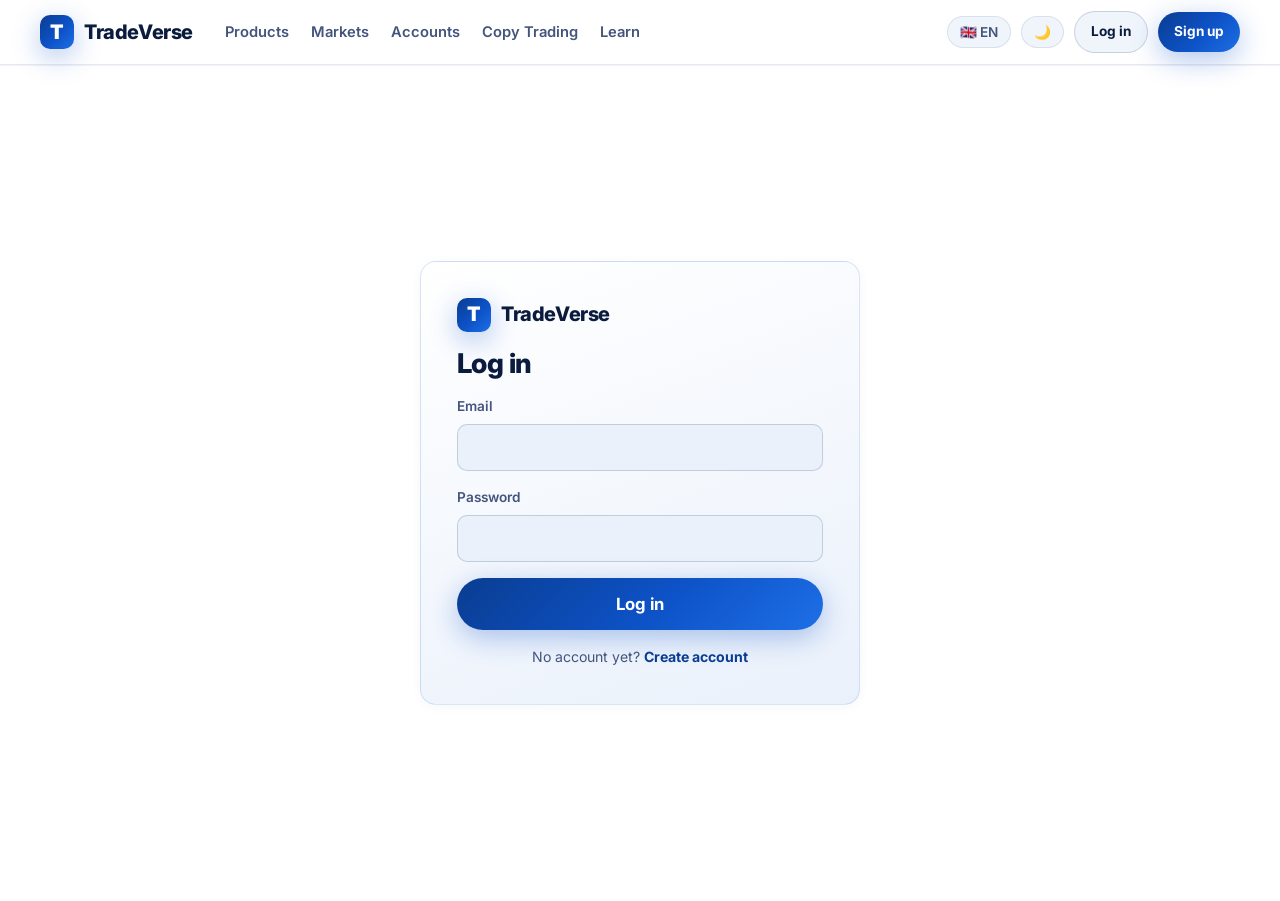
<file: login.html>
<!DOCTYPE html>
<html lang="en" data-theme="light">
<head>
<meta charset="UTF-8">
<meta name="viewport" content="width=device-width, initial-scale=1.0">
<title>Log in — TradeVerse</title>
<link href="https://fonts.googleapis.com/css2?family=Inter:wght@400;600;700;800&display=swap" rel="stylesheet">
<link rel="stylesheet" href="css/theme.css">
<script src="https://sites.super.myninja.ai/_assets/ninja-daytona-script.js"></script>
</head>
<body>
<div id="nav"></div>
<div class="auth-wrap">
  <div class="card auth-card card-grad fade-up">
    <div class="brand mb"><span class="brand-mark">T</span>TradeVerse</div>
    <h2 class="h3 mb" data-i18n="login_btn">Log in</h2>
    <form onsubmit="return doLogin(event)">
      <div class="field"><label data-i18n="login_email">Email</label><input class="input" type="email" id="li_email" required></div>
      <div class="field"><label data-i18n="login_pass">Password</label><input class="input" type="password" id="li_pass" required></div>
      <button class="btn btn-primary btn-block btn-lg" type="submit" data-i18n="login_btn">Log in</button>
    </form>
    <p class="center text-2 mt" style="font-size:.88rem">No account yet? <a href="signup.html" class="accent" style="font-weight:700" data-i18n="signup_btn">Sign up</a></p>
  </div>
</div>
<script src="js/i18n.js"></script>
<script src="js/store.js"></script>
<script src="js/market.js"></script>
<script src="js/components.js"></script>
<script>
document.getElementById('nav').innerHTML = navHTML();
initTheme(); updateThemeToggle(); applyI18n();
if(TV.session()) location.href='dashboard.html';
function doLogin(e){
  e.preventDefault();
  const r = TV.login(document.getElementById('li_email').value, document.getElementById('li_pass').value);
  if(!r.ok){ toast(r.error,'error'); return false; }
  toast('Welcome back!','success');
  setTimeout(()=>location.href='dashboard.html', 800);
  return false;
}
</script>
</body>
</html>
</file>
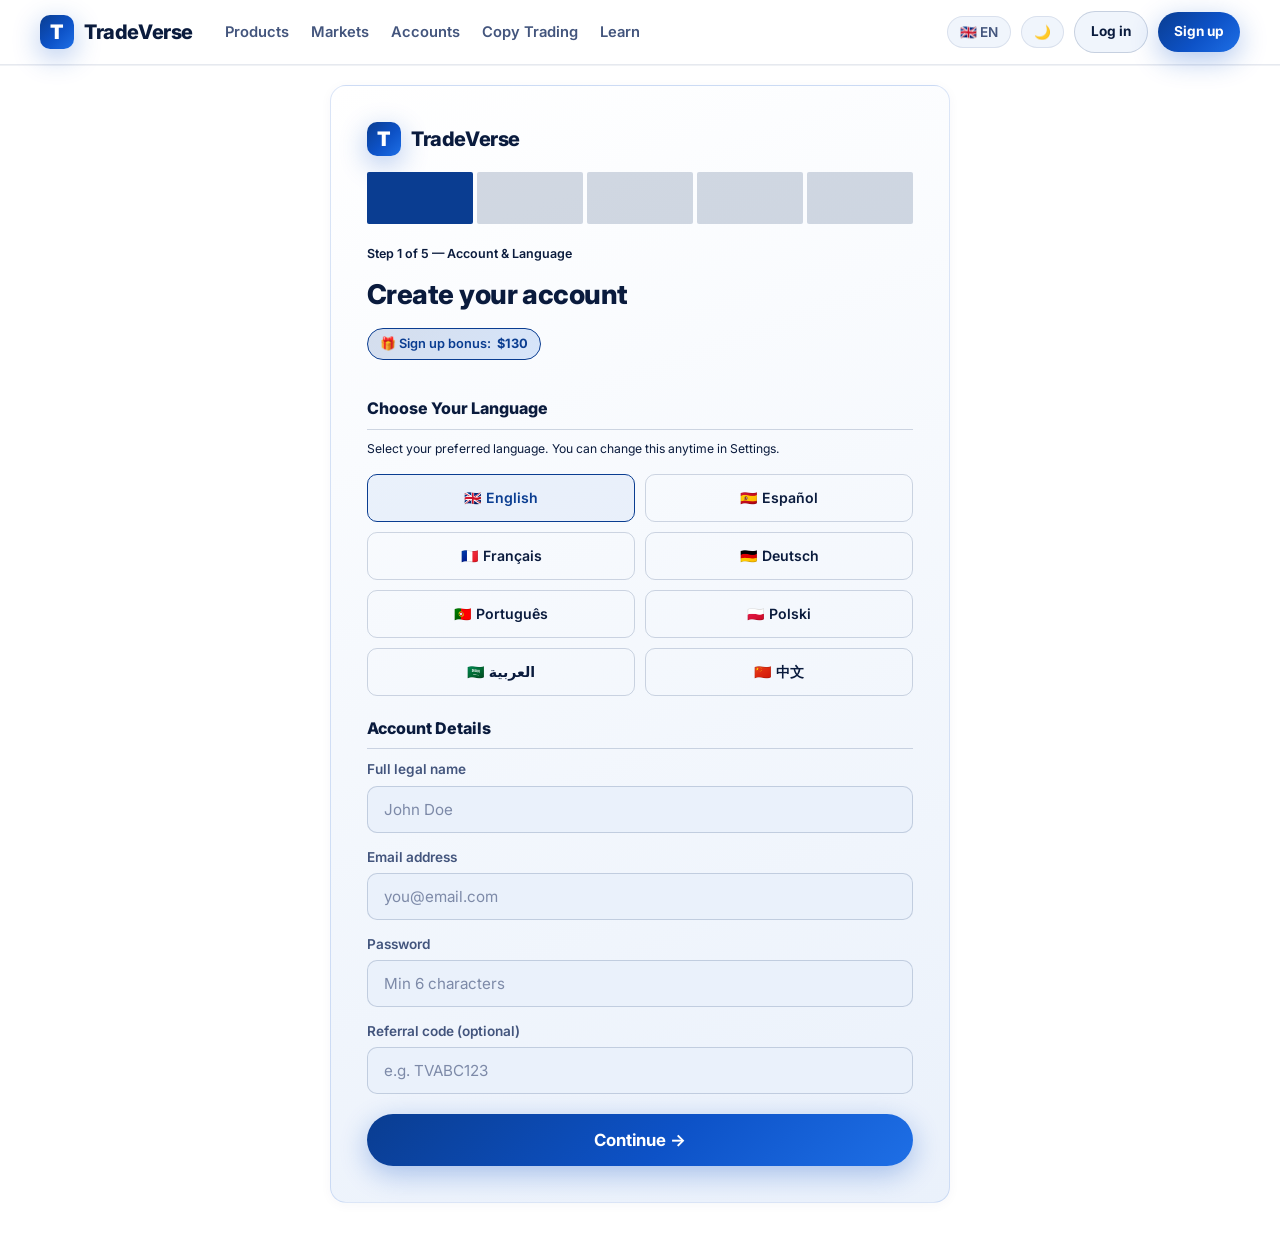
<file: signup.html>
<!DOCTYPE html>
<html lang="en" data-theme="light">
<head>
<meta charset="UTF-8">
<meta name="viewport" content="width=device-width, initial-scale=1.0">
<title>Sign up — TradeVerse</title>
<link href="https://fonts.googleapis.com/css2?family=Inter:wght@400;600;700;800&display=swap" rel="stylesheet">
<link rel="stylesheet" href="css/theme.css">
<style>
  .step-indicator{display:flex;gap:4px;margin-bottom:20px}
  .step-indicator .step{flex:1;height:4px;border-radius:2px;background:var(--border-2);transition:background .3s}
  .step-indicator .step.active{background:var(--accent)}
  .step-indicator .step.done{background:var(--accent)}
  .step-label{font-size:.78rem;color:var(--text-dim);margin-bottom:16px;font-weight:600}
  .id-req-box{background:var(--chip);border:1px solid var(--border-2);border-radius:10px;padding:14px;margin-top:8px}
  .id-req-box h4{font-size:.88rem;margin-bottom:8px}
  .id-req-box ul{margin:0;padding-left:18px;font-size:.82rem;color:var(--text-2)}
  .upload-area{border:2px dashed var(--border-2);border-radius:12px;padding:24px;text-align:center;cursor:pointer;transition:border .3s,background .3s}
  .upload-area:hover{border-color:var(--accent);background:var(--chip)}
  .upload-area.has-file{border-color:var(--accent);border-style:solid}
  .upload-area .upload-icon{font-size:2rem;margin-bottom:8px}
  .upload-area .upload-text{font-size:.85rem;color:var(--text-2)}
  .upload-area .file-name{font-size:.82rem;color:var(--accent);font-weight:600;margin-top:6px}
  .kyc-form{max-width:620px;margin:0 auto}
  .kyc-form .field{margin-bottom:14px}
  .kyc-form label{font-size:.85rem;font-weight:600;display:block;margin-bottom:5px}
  .kyc-form .hint{font-size:.76rem;color:var(--text-dim);margin-top:4px}
  .optional-tag{font-size:.7rem;color:var(--accent);font-weight:700;margin-left:6px}
  .crypto-note{background:linear-gradient(135deg,rgba(255,107,157,.1),rgba(0,184,212,.1));border:1px solid var(--accent);border-radius:12px;padding:16px;margin:16px 0}
  .crypto-note h4{font-size:.92rem;margin-bottom:6px}
  .crypto-note p{font-size:.82rem;color:var(--text-2);margin:0}
  .nav-btns{display:flex;gap:10px;margin-top:20px}
  .lang-pick-grid{display:grid;grid-template-columns:repeat(2,1fr);gap:10px;margin-top:10px}
  .lang-pick{padding:12px;border:1px solid var(--border-2);border-radius:10px;cursor:pointer;text-align:center;transition:all .2s;font-weight:600;font-size:.88rem}
  .lang-pick:hover{border-color:var(--accent)}
  .lang-pick.selected{border-color:var(--accent);background:var(--chip);color:var(--accent)}
  .form-section-title{font-size:1rem;font-weight:800;margin:20px 0 10px;padding-bottom:8px;border-bottom:1px solid var(--border-2)}
  .two-col{display:grid;grid-template-columns:1fr 1fr;gap:12px}
  @media(max-width:600px){.two-col{grid-template-columns:1fr}.lang-pick-grid{grid-template-columns:1fr}}
  .checkbox-row{display:flex;align-items:flex-start;gap:10px;margin:12px 0}
  .checkbox-row input{margin-top:3px}
  .checkbox-row label{font-size:.82rem;font-weight:400;cursor:pointer}
</style>
<script src="https://sites.super.myninja.ai/_assets/ninja-daytona-script.js"></script>
</head>
<body>
<div id="nav"></div>
<div class="auth-wrap" style="padding-top:20px;padding-bottom:40px">
  <div class="card auth-card card-grad fade-up kyc-form">
    <div class="brand mb"><span class="brand-mark">T</span>TradeVerse</div>

    <!-- Step indicator -->
    <div class="step-indicator">
      <div class="step active" id="st1"></div>
      <div class="step" id="st2"></div>
      <div class="step" id="st3"></div>
      <div class="step" id="st4"></div>
      <div class="step" id="st5"></div>
    </div>

    <!-- ===== STEP 1: Account & Language ===== -->
    <div id="step1">
      <div class="step-label">Step 1 of 5 — Account & Language</div>
      <h2 class="h3 mb">Create your account</h2>
      <div class="chip mb" style="background:var(--accent-grad-soft);border-color:var(--accent);color:var(--accent)">🎁 Sign up bonus: <strong>$130</strong></div>
      <div class="pink-chip mb" id="refBanner" style="display:none">🤝 Earn $50 per referral</div>

      <div class="form-section-title">Choose Your Language</div>
      <p class="hint mb">Select your preferred language. You can change this anytime in Settings.</p>
      <div class="lang-pick-grid" id="langPicks"></div>

      <div class="form-section-title">Account Details</div>
      <div class="field"><label>Full legal name</label><input class="input" type="text" id="su_fullname" placeholder="John Doe" required></div>
      <div class="field"><label>Email address</label><input class="input" type="email" id="su_name" placeholder="you@email.com" required></div>
      <div class="field"><label>Password</label><input class="input" type="password" id="su_pass" placeholder="Min 6 characters" required></div>
      <div class="field"><label>Referral code (optional)</label><input class="input" type="text" id="su_ref" placeholder="e.g. TVABC123"></div>

      <div class="nav-btns">
        <button class="btn btn-primary btn-block btn-lg" onclick="goStep(2)">Continue →</button>
      </div>
    </div>

    <!-- ===== STEP 2: Personal & Identity ===== -->
    <div id="step2" style="display:none">
      <div class="step-label">Step 2 of 5 — Personal Information & Identity</div>
      <h2 class="h3 mb">Tell us about yourself</h2>

      <div class="form-section-title">Legal Information</div>
      <div class="two-col">
        <div class="field"><label>Legal first name</label><input class="input" type="text" id="kyc_firstName" placeholder="John"></div>
        <div class="field"><label>Legal last name</label><input class="input" type="text" id="kyc_lastName" placeholder="Doe"></div>
      </div>
      <div class="two-col">
        <div class="field"><label>Date of birth</label><input class="input" type="date" id="kyc_dob"></div>
        <div class="field"><label>Phone number</label><input class="input" type="tel" id="kyc_phone" placeholder="+1 234 567 8900"></div>
      </div>
      <div class="field"><label>Country of residence</label>
        <select class="input" id="su_country" onchange="updateIDRequirements()" required>
          <option value="">Select your country</option>
          <option>United States</option><option>United Kingdom</option><option>United Arab Emirates</option>
          <option>Germany</option><option>France</option><option>Spain</option><option>Portugal</option>
          <option>Poland</option><option>Saudi Arabia</option><option>China</option><option>Japan</option>
          <option>Singapore</option><option>Australia</option><option>Canada</option><option>Brazil</option>
          <option>South Africa</option><option>India</option><option>Nigeria</option><option>Italy</option>
          <option>Netherlands</option><option>Sweden</option><option>Mexico</option><option>Turkey</option>
          <option>Egypt</option><option>Kenya</option><option>Ghana</option><option>Other</option>
        </select>
      </div>
      <div class="field"><label>Residential address</label><input class="input" type="text" id="kyc_address" placeholder="123 Main Street, Apt 4B"></div>
      <div class="two-col">
        <div class="field"><label>City</label><input class="input" type="text" id="kyc_city" placeholder="New York"></div>
        <div class="field"><label>Postal / ZIP code</label><input class="input" type="text" id="kyc_zip" placeholder="10001"></div>
      </div>

      <div class="form-section-title">Government ID Verification</div>
      <div class="id-req-box" id="idReqBox">
        <h4>📋 Select your country first to see accepted ID types</h4>
        <ul id="idReqList"><li>Requirements will appear based on your country</li></ul>
      </div>
      <div class="field mt">
        <label>ID Type</label>
        <select class="input" id="kyc_idType" onchange="updateIDTypeField()">
          <option value="">Select ID type</option>
        </select>
      </div>
      <div class="upload-area" id="idUploadArea" onclick="document.getElementById('kyc_idFile').click()">
        <div class="upload-icon">📎</div>
        <div class="upload-text">Click to upload your government ID<br><span style="font-size:.74rem">(JPG, PNG, PDF — max 10MB)</span></div>
        <div class="file-name" id="idFileName" style="display:none"></div>
      </div>
      <input type="file" id="kyc_idFile" accept="image/*,.pdf" style="display:none" onchange="handleFileUpload('id')">

      <div class="form-section-title mt">Proof of Address (optional but recommended)</div>
      <div class="upload-area" id="addrUploadArea" onclick="document.getElementById('kyc_addrFile').click()">
        <div class="upload-icon">📄</div>
        <div class="upload-text">Upload a utility bill or bank statement<br><span style="font-size:.74rem">(Must show your name and address)</span></div>
        <div class="file-name" id="addrFileName" style="display:none"></div>
      </div>
      <input type="file" id="kyc_addrFile" accept="image/*,.pdf" style="display:none" onchange="handleFileUpload('addr')">

      <div class="nav-btns">
        <button class="btn btn-ghost" onclick="goStep(1)">← Back</button>
        <button class="btn btn-primary btn-block btn-lg" onclick="goStep(3)">Continue →</button>
      </div>
    </div>

    <!-- ===== STEP 3: Financial & Employment ===== -->
    <div id="step3" style="display:none">
      <div class="step-label">Step 3 of 5 — Financial & Employment Background</div>
      <h2 class="h3 mb">Financial profile</h2>
      <p class="hint mb">This helps us match you with suitable investment options and assess your risk profile. All information is confidential.</p>

      <div class="form-section-title">Employment</div>
      <div class="field"><label>Employment status</label>
        <select class="input" id="kyc_employment">
          <option value="">Select employment status</option>
          <option>Employed full-time</option><option>Employed part-time</option>
          <option>Self-employed</option><option>Business owner</option>
          <option>Retired</option><option>Student</option>
          <option>Unemployed</option><option>Other</option>
        </select>
      </div>
      <div class="field"><label>Annual income (USD)</label>
        <select class="input" id="kyc_income">
          <option value="">Select income range</option>
          <option>Under $25,000</option><option>$25,000 – $50,000</option>
          <option>$50,000 – $100,000</option><option>$100,000 – $250,000</option>
          <option>$250,000 – $500,000</option><option>Over $500,000</option>
        </select>
      </div>
      <div class="field"><label>Estimated net worth (USD)</label>
        <select class="input" id="kyc_netWorth">
          <option value="">Select net worth range</option>
          <option>Under $50,000</option><option>$50,000 – $100,000</option>
          <option>$100,000 – $500,000</option><option>$500,000 – $1,000,000</option>
          <option>$1,000,000 – $5,000,000</option><option>Over $5,000,000</option>
        </select>
      </div>

      <div class="form-section-title">Investment Experience</div>
      <div class="field"><label>Investment experience level</label>
        <select class="input" id="kyc_expLevel">
          <option value="">Select your experience</option>
          <option>Beginner — New to investing</option>
          <option>Intermediate — Some experience</option>
          <option>Advanced — Experienced trader</option>
          <option>Professional — Full-time trader</option>
        </select>
      </div>
      <div class="field"><label>Investment objectives</label>
        <select class="input" id="kyc_objectives">
          <option value="">Select your primary goal</option>
          <option>Capital preservation — Low risk</option>
          <option>Income — Dividends & interest</option>
          <option>Growth — Long-term appreciation</option>
          <option>Speculation — High risk / high reward</option>
          <option>Hedging — Risk management</option>
        </select>
      </div>
      <div class="field"><label>Risk tolerance</label>
        <select class="input" id="kyc_riskTolerance">
          <option value="">Select risk tolerance</option>
          <option>Conservative — Minimize risk</option>
          <option>Moderate — Balanced approach</option>
          <option>Aggressive — High risk tolerance</option>
        </select>
      </div>

      <div class="nav-btns">
        <button class="btn btn-ghost" onclick="goStep(2)">← Back</button>
        <button class="btn btn-primary btn-block btn-lg" onclick="goStep(4)">Continue →</button>
      </div>
    </div>

    <!-- ===== STEP 4: Funding ===== -->
    <div id="step4" style="display:none">
      <div class="step-label">Step 4 of 5 — Funding Details</div>
      <h2 class="h3 mb">How would you like to fund your account?</h2>

      <div class="crypto-note">
        <h4>🪙 Prefer crypto? Gas fees are on us!</h4>
        <p>You can deposit and withdraw using cryptocurrency (BTC, ETH, USDT, LTC) with zero gas fees. No bank account needed — just pick "Crypto only" below.</p>
      </div>

      <div class="field">
        <label>Funding method preference</label>
        <div class="checkbox-row" style="border:1px solid var(--border-2);border-radius:10px;padding:14px">
          <input type="radio" name="fundingMethod" id="fundCrypto" value="crypto" checked onchange="toggleFundingSection()">
          <label for="fundCrypto"><strong>Cryptocurrency only</strong> — Deposit & withdraw with crypto. Gas fees covered by us. No bank account needed.</label>
        </div>
        <div class="checkbox-row" style="border:1px solid var(--border-2);border-radius:10px;padding:14px;margin-top:8px">
          <input type="radio" name="fundingMethod" id="fundBank" value="bank" onchange="toggleFundingSection()">
          <label for="fundBank"><strong>Link bank account (optional)</strong> — Deposit & withdraw via bank transfer (ACH/wire). Subject to verification.</label>
        </div>
      </div>

      <div id="bankSection" style="display:none">
        <div class="form-section-title">Bank Account Details</div>
        <p class="hint">Linking a bank account is optional. You can always add this later in your dashboard settings.</p>
        <div class="field"><label>Bank name</label><input class="input" type="text" id="kyc_bankName" placeholder="e.g. Chase Bank"></div>
        <div class="two-col">
          <div class="field"><label>Account number</label><input class="input" type="text" id="kyc_acctNum" placeholder="Account number"></div>
          <div class="field"><label>Routing number</label><input class="input" type="text" id="kyc_routingNum" placeholder="Routing number"></div>
        </div>
        <div class="upload-area" id="bankUploadArea" onclick="document.getElementById('kyc_bankFile').click()">
          <div class="upload-icon">🏦</div>
          <div class="upload-text">Upload bank statement (optional)<br><span style="font-size:.74rem">Speeds up verification</span></div>
          <div class="file-name" id="bankFileName" style="display:none"></div>
        </div>
        <input type="file" id="kyc_bankFile" accept="image/*,.pdf" style="display:none" onchange="handleFileUpload('bank')">
      </div>

      <div class="nav-btns">
        <button class="btn btn-ghost" onclick="goStep(3)">← Back</button>
        <button class="btn btn-primary btn-block btn-lg" onclick="goStep(5)">Continue →</button>
      </div>
    </div>

    <!-- ===== STEP 5: Review & Submit ===== -->
    <div id="step5" style="display:none">
      <div class="step-label">Step 5 of 5 — Review & Submit</div>
      <h2 class="h3 mb">Review your information</h2>
      <p class="hint mb">Please review your details below. Once submitted, our team will verify your account before approval.</p>
      <div id="reviewSummary" style="font-size:.84rem"></div>

      <div class="checkbox-row">
        <input type="checkbox" id="agreeTerms" required>
        <label for="agreeTerms">I confirm that all information provided is accurate. I agree to the <a href="#" class="accent">Terms of Service</a> and <a href="#" class="accent">Privacy Policy</a>. I understand trading involves risk and I may lose some or all of my invested capital.</label>
      </div>
      <div class="checkbox-row">
        <input type="checkbox" id="agreeKYC" required>
        <label for="agreeKYC">I consent to identity verification (KYC) and understand my account will be reviewed before full activation.</label>
      </div>

      <div class="nav-btns">
        <button class="btn btn-ghost" onclick="goStep(4)">← Back</button>
        <button class="btn btn-primary btn-block btn-lg" onclick="doSignup()">Submit Application →</button>
      </div>
      <p class="muted mt" style="font-size:.74rem;line-height:1.5">Capital at risk. Investments can go down as well as up and you may get back less than you invested.</p>
    </div>
  </div>
</div>
<script src="js/i18n.js"></script>
<script src="js/store.js"></script>
<script src="js/market.js"></script>
<script src="js/components.js"></script>
<script>
let currentStep = 1;
let selectedLang = 'en';
let uploadedFiles = { id: null, addr: null, bank: null };

// Country-specific ID requirements
const countryIDRequirements = {
  'United States': { types: ['Driver License', 'State ID', 'US Passport'], docs: ['SSN last 4 digits may be required', 'Valid US government-issued photo ID', 'Proof of address (utility bill or bank statement)'] },
  'United Kingdom': { types: ['UK Passport', 'Driving Licence (photocard)', 'Biometric Residence Permit'], docs: ['Valid UK government-issued photo ID', 'Proof of address within last 3 months'] },
  'Germany': { types: ['Personalausweis (National ID)', 'Reisepass (Passport)', 'Aufenthaltstitel (Residence Permit)'], docs: ['Gültiger Personalausweis oder Reisepass', 'Meldebescheinigung als Wohnsitzbestätigung'] },
  'France': { types: ['Carte Nationale d\'Identité', 'Passeport', 'Titre de Séjour'], docs: ['Pièce d\'identité française valide', 'Justificatif de domicile de moins de 3 mois'] },
  'Spain': { types: ['DNI (Documento Nacional de Identidad)', 'Pasaporte', 'NIE (Foreigner ID)'], docs: ['DNI o pasaporte español válido', 'Empadronamiento como comprobante de domicilio'] },
  'United Arab Emirates': { types: ['Emirates ID', 'Passport', 'Residence Visa'], docs: ['Valid Emirates ID card', 'Passport with UAE residence visa page'] },
  'Saudi Arabia': { types: ['Saudi National ID (Hawiya)', 'Iqama (Residence Permit)', 'Passport'], docs: ['Valid Saudi ID or Iqama', 'Proof of address'] },
  'Canada': { types: ['Canadian Driver License', 'Provincial ID', 'Canadian Passport', 'PR Card'], docs: ['Valid Canadian government-issued photo ID', 'Proof of address'] },
  'Australia': { types: ['Australian Driver License', 'Passport', 'Medicare Card + License'], docs: ['Valid Australian photo ID', 'Proof of address'] },
  'India': { types: ['Aadhaar Card', 'PAN Card', 'Indian Passport', 'Voter ID'], docs: ['Aadhaar or PAN card required', 'Address proof (Aadhaar, utility bill)'] },
  'Nigeria': { types: ['NIN (National Identity Number)', 'Nigerian Passport', 'Driver License', 'Voter Card'], docs: ['NIN slip or card', 'Valid Nigerian government-issued ID'] },
  'Brazil': { types: ['CPF + RG', 'CNH (Driver License)', 'Brazilian Passport'], docs: ['CPF number required', 'Valid Brazilian photo ID'] },
  'China': { types: ['身份证 (National ID)', '护照 (Passport)'], docs: ['有效身份证', '地址证明'] },
  'Japan': { types: ['運転免許証 (Driver License)', 'マイナンバーカード (My Number Card)', 'Passport'], docs: ['有効な写真付き身分証明書', '住民票または住所証明'] },
  'South Africa': { types: ['South African ID Card', 'Smart ID', 'Passport'], docs: ['Valid South African ID', 'Proof of address'] },
  'Poland': { types: ['Dowód osobisty (National ID)', 'Paszport (Passport)', 'Karta pobytu (Residence Card)'], docs: ['Ważny dowód osobisty lub paszport', 'Potwierdzenie adresu zamieszkania'] },
  'Portugal': { types: ['Bilhete de Identidade / Cartão de Cidadão', 'Passaporte', 'Título de Residência'], docs: ['Cartão de cidadão ou passaporte válido', 'Comprovativo de morada'] },
  'Other': { types: ['Passport', 'National ID Card', 'Driver License'], docs: ['Valid government-issued photo ID', 'Proof of address (utility bill or bank statement)'] }
};

function buildLangPicks(){
  const container = document.getElementById('langPicks');
  container.innerHTML = Object.entries(I18N).map(([code,d])=>
    `<div class="lang-pick ${code===selectedLang?'selected':''}" onclick="selectLang('${code}')">${d._flag} ${d._name}</div>`
  ).join('');
}
function selectLang(code){
  selectedLang = code;
  buildLangPicks();
}

function updateIDRequirements(){
  const country = document.getElementById('su_country').value;
  const req = countryIDRequirements[country] || countryIDRequirements['Other'];
  const select = document.getElementById('kyc_idType');
  select.innerHTML = '<option value="">Select ID type</option>' + req.types.map(t=>`<option>${t}</option>`).join('');
  const box = document.getElementById('idReqBox');
  box.innerHTML = `<h4>📋 ${country} — Accepted Identification</h4><ul>${req.docs.map(d=>`<li>${d}</li>`).join('')}</ul>`;
}

function updateIDTypeField(){ /* placeholder for dynamic updates */ }

function toggleFundingSection(){
  const bank = document.getElementById('fundBank').checked;
  document.getElementById('bankSection').style.display = bank ? 'block' : 'none';
}

function handleFileUpload(type){
  const input = document.getElementById('kyc_'+type+'File');
  const file = input.files[0];
  if(!file) return;
  if(file.size > 10*1024*1024){ toast('File too large (max 10MB)','error'); return; }
  uploadedFiles[type] = { name: file.name, size: file.size, type: file.type };
  const area = document.getElementById(type+'UploadArea');
  area.classList.add('has-file');
  const nameEl = document.getElementById(type+'FileName');
  nameEl.textContent = '✓ ' + file.name;
  nameEl.style.display = 'block';
  toast('File uploaded: '+file.name,'success');
}

function goStep(n){
  // Validate current step before proceeding
  if(n > currentStep){
    if(!validateStep(currentStep)) return;
  }
  // Hide all
  for(let i=1;i<=5;i++) document.getElementById('step'+i).style.display='none';
  document.getElementById('step'+n).style.display='block';
  // Update indicators
  for(let i=1;i<=5;i++){
    const el = document.getElementById('st'+i);
    el.classList.remove('active','done');
    if(i < n) el.classList.add('done');
    if(i === n) el.classList.add('active');
  }
  currentStep = n;
  if(n===5) renderReview();
  window.scrollTo(0,0);
}

function validateStep(s){
  if(s===1){
    const name = document.getElementById('su_fullname').value.trim();
    const email = document.getElementById('su_name').value.trim();
    const pass = document.getElementById('su_pass').value;
    if(!name){ toast('Please enter your full name','error'); return false; }
    if(!email || !email.includes('@')){ toast('Please enter a valid email','error'); return false; }
    if(pass.length<6){ toast('Password must be at least 6 characters','error'); return false; }
  }
  if(s===2){
    const country = document.getElementById('su_country').value;
    if(!country){ toast('Please select your country','error'); return false; }
    if(!document.getElementById('kyc_idType').value){ toast('Please select an ID type','error'); return false; }
    if(!uploadedFiles.id){ toast('Please upload your government ID','error'); return false; }
  }
  if(s===3){
    if(!document.getElementById('kyc_employment').value){ toast('Please select employment status','error'); return false; }
    if(!document.getElementById('kyc_income').value){ toast('Please select income range','error'); return false; }
  }
  return true;
}

function renderReview(){
  const fields = [
    ['Language', I18N[selectedLang]? I18N[selectedLang]._name : selectedLang],
    ['Full name', document.getElementById('su_fullname').value],
    ['Email', document.getElementById('su_name').value],
    ['Country', document.getElementById('su_country').value],
    ['Date of birth', document.getElementById('kyc_dob').value || 'Not provided'],
    ['Phone', document.getElementById('kyc_phone').value || 'Not provided'],
    ['Address', [document.getElementById('kyc_address').value, document.getElementById('kyc_city').value, document.getElementById('kyc_zip').value].filter(Boolean).join(', ') || 'Not provided'],
    ['ID type', document.getElementById('kyc_idType').value || 'Not selected'],
    ['ID document', uploadedFiles.id ? uploadedFiles.id.name : 'Not uploaded'],
    ['Address proof', uploadedFiles.addr ? uploadedFiles.addr.name : 'Not provided'],
    ['Employment', document.getElementById('kyc_employment').value || 'Not provided'],
    ['Annual income', document.getElementById('kyc_income').value || 'Not provided'],
    ['Net worth', document.getElementById('kyc_netWorth').value || 'Not provided'],
    ['Experience', document.getElementById('kyc_expLevel').value || 'Not provided'],
    ['Objectives', document.getElementById('kyc_objectives').value || 'Not provided'],
    ['Risk tolerance', document.getElementById('kyc_riskTolerance').value || 'Not provided'],
    ['Funding', document.getElementById('fundBank').checked ? 'Bank + Crypto' : 'Crypto only'],
  ];
  if(document.getElementById('fundBank').checked){
    fields.push(['Bank name', document.getElementById('kyc_bankName').value || 'Not provided']);
  }
  document.getElementById('reviewSummary').innerHTML = '<table class="tbl" style="width:100%"><tbody>' +
    fields.map(f=>`<tr><td style="padding:6px 8px;color:var(--text-2);font-weight:600;width:40%">${f[0]}</td><td style="padding:6px 8px">${f[1]||'—'}</td></tr>`).join('') +
    '</tbody></table>';
}

function doSignup(){
  if(!document.getElementById('agreeTerms').checked){ toast('Please agree to the Terms','error'); return; }
  if(!document.getElementById('agreeKYC').checked){ toast('Please consent to KYC verification','error'); return; }

  const name = document.getElementById('su_fullname').value;
  const email = document.getElementById('su_name').value;
  const password = document.getElementById('su_pass').value;
  const country = document.getElementById('su_country').value;
  const referral = document.getElementById('su_ref').value;

  const kyc = {
    firstName: document.getElementById('kyc_firstName').value,
    lastName: document.getElementById('kyc_lastName').value,
    dob: document.getElementById('kyc_dob').value,
    phone: document.getElementById('kyc_phone').value,
    address: document.getElementById('kyc_address').value,
    city: document.getElementById('kyc_city').value,
    zip: document.getElementById('kyc_zip').value,
    idType: document.getElementById('kyc_idType').value,
    idFileName: uploadedFiles.id ? uploadedFiles.id.name : '',
    addrProofFile: uploadedFiles.addr ? uploadedFiles.addr.name : '',
    employment: document.getElementById('kyc_employment').value,
    income: document.getElementById('kyc_income').value,
    netWorth: document.getElementById('kyc_netWorth').value,
    expLevel: document.getElementById('kyc_expLevel').value,
    objectives: document.getElementById('kyc_objectives').value,
    riskTolerance: document.getElementById('kyc_riskTolerance').value,
    fundingMethod: document.getElementById('fundBank').checked ? 'bank' : 'crypto',
    bankName: document.getElementById('kyc_bankName')?.value || '',
    bankStatementFile: uploadedFiles.bank ? uploadedFiles.bank.name : '',
    submittedAt: Date.now()
  };

  const r = TV.signup({name,email,password,country,referral,lang:selectedLang,kyc});
  if(!r.ok){ toast(r.error,'error'); return; }

  // If bank link was provided, submit it
  if(document.getElementById('fundBank').checked && document.getElementById('kyc_acctNum')?.value){
    TV.requestBankLink(r.user.id, document.getElementById('kyc_bankName').value, document.getElementById('kyc_acctNum').value, document.getElementById('kyc_routingNum').value);
  }

  toast('Application submitted! $130 bonus credited. Your account is pending verification. 🎉','success');
  notifyEmail(r.user.id, TV.welcomeEmailSubject(selectedLang), TV.welcomeEmailBody(selectedLang, name));
  setTimeout(()=>location.href='dashboard.html', 1800);
}

// Init
document.getElementById('nav').innerHTML = navHTML();
initTheme(); updateThemeToggle(); applyI18n();
buildLangPicks();

// Auto-fill referral code from URL
(function(){
  const params = new URLSearchParams(location.search);
  const ref = params.get('ref');
  if(ref){
    document.getElementById('su_ref').value = ref;
    document.getElementById('refBanner').style.display = 'inline-flex';
  }
})();
</script>
</body>
</html>
</file>
<file: css/theme.css>
/* =====================================================================
   TradeVerse — Global Theme & Design System
   Dual theme (dark navy / light), blue-cyan accents, fintech aesthetic
   ===================================================================== */

:root {
  /* Brand accent — deep blue (richer, more premium) */
  --accent: #0a3d91;
  --accent-2: #0d52c7;
  --accent-3: #1e6fe6;
  --accent-grad: linear-gradient(135deg, #0a3d91 0%, #0d52c7 55%, #1e6fe6 100%);
  --accent-grad-soft: linear-gradient(135deg, rgba(10,61,145,.16), rgba(30,111,230,.16));
  --accent-glow: 0 8px 28px rgba(13,82,199,.32);

  /* Pink/magenta accent — OANDA TMS inspired */
  --pink: #e91e80;
  --pink-2: #d6156b;
  --pink-grad: linear-gradient(135deg, #e91e80 0%, #d6156b 100%);
  --pink-grad-soft: linear-gradient(135deg, rgba(233,30,128,.16), rgba(214,21,107,.16));

  /* Maroon/burgundy accent — geometric shapes inspired */
  --maroon: #8b1a3d;
  --maroon-2: #6d122e;
  --maroon-grad: linear-gradient(135deg, #8b1a3d 0%, #6d122e 100%);

  /* Status */
  --up: #16c784;
  --down: #ea3943;
  --warn: #f5a623;

  /* Radii & shadow */
  --r-sm: 10px;
  --r: 16px;
  --r-lg: 24px;
  --shadow: 0 10px 40px rgba(0,0,0,.35);
  --shadow-soft: 0 6px 24px rgba(0,0,0,.18);

  /* Font */
  --font: 'Inter', 'Segoe UI', system-ui, -apple-system, 'Helvetica Neue', Arial, sans-serif;
}

/* ---------- DARK (default) ---------- */
:root, [data-theme="dark"] {
  --bg: #070d1a;
  --bg-2: #0d1730;
  --bg-3: #131f3d;
  --card: #111c38;
  --card-2: #16223f;
  --elev: #1a2747;
  --border: rgba(255,255,255,.08);
  --border-2: rgba(255,255,255,.14);
  --text: #f2f5fb;
  --text-2: #aab4cf;
  --text-3: #6b769a;
  --muted: #7c87a8;
  --chip: rgba(255,255,255,.06);
  --glass: rgba(17,28,56,.7);
  --nav-bg: rgba(7,13,26,.82);
}

/* ---------- LIGHT (blue & white — landing default) ---------- */
[data-theme="light"] {
  --bg: #ffffff;
  --bg-2: #f4f7fc;
  --bg-3: #eaf1fb;
  --card: #ffffff;
  --card-2: #f7faff;
  --elev: #ffffff;
  --border: rgba(10,40,95,.10);
  --border-2: rgba(10,40,95,.18);
  --text: #0a1b3d;
  --text-2: #43557d;
  --text-3: #7d8aa8;
  --muted: #94a2c0;
  --chip: rgba(13,82,199,.06);
  --glass: rgba(255,255,255,.88);
  --nav-bg: rgba(255,255,255,.9);
  --shadow: 0 12px 44px rgba(10,40,95,.10);
  --shadow-soft: 0 6px 22px rgba(10,40,95,.07);
}

* { box-sizing: border-box; margin: 0; padding: 0; }

html { scroll-behavior: smooth; }

body {
  font-family: var(--font);
  background: var(--bg);
  color: var(--text);
  line-height: 1.55;
  -webkit-font-smoothing: antialiased;
  transition: background .3s ease, color .3s ease;
  overflow-x: hidden;
}

a { color: inherit; text-decoration: none; }
img { max-width: 100%; display: block; }
button { font-family: inherit; cursor: pointer; border: none; background: none; color: inherit; }
input, select, textarea { font-family: inherit; }

/* ---------- Layout helpers ---------- */
.container { width: 100%; max-width: 1240px; margin: 0 auto; padding: 0 20px; }
.section { padding: 80px 0; }
.grid { display: grid; gap: 20px; }
.hidden { display: none !important; }
.center { text-align: center; }

/* ---------- Typography ---------- */
h1, h2, h3, h4 { line-height: 1.2; font-weight: 800; letter-spacing: -0.02em; }
.h1 { font-size: clamp(2.2rem, 5vw, 3.6rem); }
.h2 { font-size: clamp(1.8rem, 4vw, 2.6rem); }
.h3 { font-size: clamp(1.3rem, 2.5vw, 1.7rem); }
.muted { color: var(--muted); }
.text-2 { color: var(--text-2); }
.accent { color: var(--accent); }
.grad-text {
  background: var(--accent-grad);
  -webkit-background-clip: text; background-clip: text;
  -webkit-text-fill-color: transparent; color: transparent;
}

/* ---------- Buttons ---------- */
.btn {
  display: inline-flex; align-items: center; justify-content: center; gap: 8px;
  padding: 13px 24px; border-radius: 999px; font-weight: 700; font-size: .95rem;
  transition: transform .15s ease, box-shadow .2s ease, opacity .2s ease;
  white-space: nowrap;
}
.btn:active { transform: translateY(1px) scale(.99); }
.btn-primary { background: var(--accent-grad); color: #fff; box-shadow: var(--accent-glow); }
.btn-primary:hover { box-shadow: 0 12px 36px rgba(13,82,199,.5); transform: translateY(-2px); }
.btn-ghost { background: var(--chip); color: var(--text); border: 1px solid var(--border-2); }
.btn-ghost:hover { background: var(--card-2); }
.btn-outline { background: transparent; color: var(--text); border: 1.5px solid var(--border-2); }
.btn-outline:hover { border-color: var(--accent); color: var(--accent); }
.btn-block { width: 100%; }
.btn-lg { padding: 16px 32px; font-size: 1.05rem; }
.btn-sm { padding: 9px 16px; font-size: .85rem; }

/* ---------- Cards ---------- */
.card {
  background: var(--card); border: 1px solid var(--border);
  border-radius: var(--r); padding: 22px;
  transition: transform .2s ease, border-color .2s ease, box-shadow .2s ease;
}
.card-hover:hover { transform: translateY(-4px); border-color: var(--border-2); box-shadow: var(--shadow); }
.card-grad { background: linear-gradient(160deg, var(--card), var(--card-2)); }

/* ---------- Chips / badges ---------- */
.chip {
  display: inline-flex; align-items: center; gap: 6px; padding: 5px 12px;
  border-radius: 999px; font-size: .8rem; font-weight: 600;
  background: var(--chip); border: 1px solid var(--border); color: var(--text-2);
}
.badge-up { color: var(--up); }
.badge-down { color: var(--down); }
.badge-warn { color: #e8a317; }
.dot { width: 8px; height: 8px; border-radius: 50%; display: inline-block; }
.dot-up { background: var(--up); }
.dot-down { background: var(--down); }

/* ---------- Top nav ---------- */
.nav {
  position: sticky; top: 0; z-index: 100;
  background: var(--nav-bg); backdrop-filter: blur(14px);
  border-bottom: 1px solid var(--border);
}
.nav-inner { display: flex; align-items: center; gap: 18px; height: 64px; }
.brand { display: flex; align-items: center; gap: 10px; font-weight: 800; font-size: 1.25rem; letter-spacing: -.02em; }
.brand-mark {
  width: 34px; height: 34px; border-radius: 10px; background: var(--accent-grad);
  display: grid; place-items: center; color: #fff; font-weight: 900;
  box-shadow: var(--accent-glow);
}
.nav-links { display: flex; gap: 22px; margin-left: 14px; }
.nav-links a { color: var(--text-2); font-weight: 600; font-size: .92rem; transition: color .15s; }
.nav-links a:hover { color: var(--accent); }
.nav-right { margin-left: auto; display: flex; align-items: center; gap: 10px; }

/* selectors */
.selector {
  display: inline-flex; align-items: center; gap: 6px; padding: 7px 12px;
  border-radius: 999px; background: var(--chip); border: 1px solid var(--border);
  font-size: .85rem; font-weight: 600; color: var(--text-2); cursor: pointer;
}
.selector:hover { border-color: var(--border-2); }
.flag { width: 18px; height: 13px; border-radius: 2px; object-fit: cover; display: inline-block; }

/* theme toggle */
.toggle { width: 42px; height: 24px; border-radius: 999px; background: var(--chip); border: 1px solid var(--border); position: relative; transition: background .2s; }
.toggle::after { content: ''; position: absolute; top: 2px; left: 2px; width: 18px; height: 18px; border-radius: 50%; background: var(--accent-grad); transition: transform .2s; }
[data-theme="light"] .toggle::after { transform: translateX(18px); }

/* ---------- Live ticker ---------- */
.ticker-bar {
  background: var(--bg-2); border-bottom: 1px solid var(--border);
  overflow: hidden; white-space: nowrap; position: relative;
}
.ticker-track { display: inline-flex; gap: 36px; padding: 10px 0; animation: ticker 60s linear infinite; }
.ticker-item { display: inline-flex; align-items: center; gap: 8px; font-size: .82rem; font-weight: 600; color: var(--text-2); }
.ticker-item .sym { color: var(--text); }
@keyframes ticker { from { transform: translateX(0); } to { transform: translateX(-50%); } }

/* ---------- Hero ---------- */
.hero { position: relative; padding: 70px 0 90px; overflow: hidden; }
.hero-bg-glow {
  position: absolute; inset: 0; pointer-events: none;
  background: radial-gradient(60% 60% at 80% 10%, rgba(30,111,230,.18), transparent 60%),
              radial-gradient(50% 50% at 10% 90%, rgba(10,61,145,.15), transparent 60%);
}
/* White landing hero accent — subtle blue mesh on white */
[data-theme="light"] .hero-bg-glow {
  background: radial-gradient(60% 60% at 85% 5%, rgba(30,111,230,.12), transparent 60%),
              radial-gradient(45% 50% at 5% 95%, rgba(10,61,145,.10), transparent 60%);
}
.hero-grid { display: grid; grid-template-columns: 1.05fr 1fr; gap: 40px; align-items: center; }
.hero-img { position: relative; }
.hero-img img { border-radius: var(--r-lg); box-shadow: var(--shadow); }
@media (max-width: 880px) { .hero-grid { grid-template-columns: 1fr; } .hero-img { order: -1; } }

/* ---------- Stats strip ---------- */
.stat-strip { display: grid; grid-template-columns: repeat(4,1fr); gap: 16px; }
@media (max-width: 720px) { .stat-strip { grid-template-columns: repeat(2,1fr); } }
.stat { text-align: center; }
.stat .num { font-size: clamp(1.6rem,3vw,2.4rem); font-weight: 800; }
.stat .lbl { color: var(--muted); font-size: .85rem; margin-top: 2px; }

/* ---------- Products grid ---------- */
.products { display: grid; grid-template-columns: repeat(3,1fr); gap: 18px; }
@media (max-width: 900px) { .products { grid-template-columns: repeat(2,1fr); } }
@media (max-width: 600px) { .products { grid-template-columns: 1fr; } }
.product-card { padding: 24px; }
.product-icon { width: 52px; height: 52px; border-radius: 14px; display: grid; place-items: center; background: var(--accent-grad-soft); border: 1px solid var(--border); font-size: 1.5rem; margin-bottom: 14px; }
.product-card h3 { font-size: 1.2rem; margin-bottom: 6px; }
.product-card p { color: var(--text-2); font-size: .92rem; }

/* ---------- Account types ---------- */
.acct-grid { display: grid; grid-template-columns: repeat(4,1fr); gap: 16px; }
@media (max-width: 980px) { .acct-grid { grid-template-columns: repeat(2,1fr); } }
@media (max-width: 560px) { .acct-grid { grid-template-columns: 1fr; } }
.acct-card { padding: 26px 22px; position: relative; }
.acct-card.feat { border-color: var(--accent-2); box-shadow: 0 0 0 1px var(--accent-2), 0 14px 40px rgba(13,82,199,.18); }
.acct-card .price { font-size: 2rem; font-weight: 800; }
.acct-card ul { list-style: none; margin: 16px 0; }
.acct-card li { display: flex; gap: 10px; padding: 7px 0; color: var(--text-2); font-size: .9rem; }
.acct-card li::before { content: '✓'; color: var(--accent); font-weight: 800; }
.acct-tag { position: absolute; top: -12px; left: 50%; transform: translateX(-50%); background: var(--accent-grad); color: #fff; font-size: .72rem; font-weight: 700; padding: 5px 14px; border-radius: 999px; }

/* ---------- Steps ---------- */
.steps { display: grid; grid-template-columns: repeat(3,1fr); gap: 22px; }
@media (max-width: 800px) { .steps { grid-template-columns: 1fr; } }
.step { text-align: center; padding: 26px; }
.step-num { width: 48px; height: 48px; margin: 0 auto 14px; border-radius: 50%; border: 2px solid var(--accent); color: var(--accent); font-weight: 800; font-size: 1.2rem; display: grid; place-items: center; }

/* ---------- Footer ---------- */
.footer { background: var(--bg-2); border-top: 1px solid var(--border); padding: 60px 0 30px; margin-top: 40px; }
.footer-grid { display: grid; grid-template-columns: 1.4fr repeat(3,1fr); gap: 32px; }
@media (max-width: 820px) { .footer-grid { grid-template-columns: 1fr 1fr; } }
@media (max-width: 520px) { .footer-grid { grid-template-columns: 1fr; } }
.footer h4 { font-size: .95rem; margin-bottom: 14px; }
.footer a { display: block; color: var(--text-2); font-size: .88rem; padding: 5px 0; }
.footer a:hover { color: var(--accent); }
.disclaimer { font-size: .76rem; color: var(--text-3); border-top: 1px solid var(--border); margin-top: 30px; padding-top: 20px; line-height: 1.6; }

/* ---------- Auth ---------- */
.auth-wrap { min-height: calc(100vh - 64px); display: grid; place-items: center; padding: 40px 20px; }
.auth-card { width: 100%; max-width: 440px; padding: 36px; }
.field { margin-bottom: 16px; }
.field label { display: block; font-size: .85rem; font-weight: 600; margin-bottom: 7px; color: var(--text-2); }
.input {
  width: 100%; padding: 13px 16px; border-radius: var(--r-sm);
  background: var(--bg-3); border: 1px solid var(--border-2); color: var(--text);
  font-size: .95rem; transition: border-color .15s;
}
.input:focus { outline: none; border-color: var(--accent); }
.input::placeholder { color: var(--text-3); }

/* ---------- Dashboard shell ---------- */
.dash { display: grid; grid-template-columns: 248px 1fr; min-height: 100vh; background: var(--bg); }
@media (max-width: 900px) { .dash { grid-template-columns: 1fr; } .dash-side { display: none; position: fixed; top: 0; left: 0; width: 260px; z-index: 1000; box-shadow: 4px 0 30px rgba(0,0,0,.5); } .dash-side.open { display: block; } .dash-mobile-toggle { display: flex; } }
.dash-mobile-toggle { display: none; align-items: center; gap: 6px; background: var(--bg-2); border: 1px solid var(--border); color: var(--text); padding: 10px 16px; border-radius: 10px; font-size: .9rem; cursor: pointer; position: sticky; top: 0; z-index: 100; width: 100%; }
.dash-side { background: var(--bg-2); border-right: 1px solid var(--border); padding: 20px 16px; position: sticky; top: 0; height: 100vh; overflow-y: auto; }
.dash-main { padding: 24px 28px; max-width: 100%; overflow-x: hidden; }
.dash-topbar { display: flex; align-items: center; gap: 14px; margin-bottom: 22px; }
.side-brand { display: flex; align-items: center; gap: 10px; font-weight: 800; font-size: 1.15rem; padding: 6px 8px 18px; }
.side-nav a { display: flex; align-items: center; gap: 12px; padding: 11px 14px; border-radius: var(--r-sm); color: var(--text-2); font-weight: 600; font-size: .9rem; margin-bottom: 3px; transition: all .15s; }
.side-nav a:hover { background: var(--chip); color: var(--text); }
.side-nav a.active { background: var(--accent-grad-soft); color: var(--accent); border: 1px solid var(--border); }
.side-nav a .ic { width: 20px; text-align: center; }

/* dashboard cards */
.kpi-grid { display: grid; grid-template-columns: repeat(4,1fr); gap: 16px; }
@media (max-width: 1100px) { .kpi-grid { grid-template-columns: repeat(2,1fr); } }
.kpi { padding: 20px; }
.kpi .lbl { color: var(--text-3); font-size: .8rem; font-weight: 600; }
.kpi .val { font-size: 1.7rem; font-weight: 800; margin: 6px 0; }
.kpi .chg { font-size: .82rem; font-weight: 700; }

.dash-grid-2 { display: grid; grid-template-columns: 1.6fr 1fr; gap: 18px; }
@media (max-width: 1000px) { .dash-grid-2 { grid-template-columns: 1fr; } }

/* tables */
.tbl { width: 100%; border-collapse: collapse; }
.tbl th { text-align: left; font-size: .76rem; text-transform: uppercase; letter-spacing: .04em; color: var(--text-3); font-weight: 700; padding: 10px 12px; border-bottom: 1px solid var(--border); }
.tbl td { padding: 13px 12px; border-bottom: 1px solid var(--border); font-size: .9rem; }
.tbl tr:hover td { background: var(--chip); }
.tbl .sym { display: flex; align-items: center; gap: 10px; font-weight: 700; }
.coin { width: 26px; height: 26px; border-radius: 50%; background: var(--accent-grad-soft); display: grid; place-items: center; font-size: .7rem; font-weight: 800; color: var(--accent); border: 1px solid var(--border); }

/* watch list */
.watch-item { display: flex; align-items: center; justify-content: space-between; padding: 12px 0; border-bottom: 1px solid var(--border); }
.watch-item:last-child { border: none; }

/* support chat widget */
.chat-fab { position: fixed; bottom: 24px; right: 24px; width: 58px; height: 58px; border-radius: 50%; background: var(--accent-grad); color: #fff; display: grid; place-items: center; font-size: 1.5rem; box-shadow: var(--accent-glow); z-index: 200; cursor: pointer; }
.chat-panel { position: fixed; bottom: 96px; right: 24px; width: 360px; max-width: calc(100vw - 32px); height: 480px; max-height: calc(100vh - 140px); background: var(--card); border: 1px solid var(--border-2); border-radius: var(--r); box-shadow: var(--shadow); display: flex; flex-direction: column; z-index: 200; overflow: hidden; }
.chat-head { padding: 16px; background: var(--accent-grad); color: #fff; display: flex; align-items: center; gap: 10px; }
.chat-body { flex: 1; overflow-y: auto; padding: 16px; display: flex; flex-direction: column; gap: 10px; }
.chat-msg { max-width: 80%; padding: 10px 14px; border-radius: 14px; font-size: .88rem; line-height: 1.4; }
.chat-msg.bot { background: var(--chip); align-self: flex-start; border-bottom-left-radius: 4px; }
.chat-msg.me { background: var(--accent-grad); color: #fff; align-self: flex-end; border-bottom-right-radius: 4px; }
.chat-input { display: flex; gap: 8px; padding: 12px; border-top: 1px solid var(--border); }
.chat-input input { flex: 1; }

/* notifications */
.notif-item { display: flex; gap: 12px; padding: 14px; border-bottom: 1px solid var(--border); }
.notif-item:last-child { border: none; }
.notif-ic { width: 36px; height: 36px; border-radius: 10px; background: var(--accent-grad-soft); display: grid; place-items: center; flex-shrink: 0; }

/* toast */
.toast-wrap { position: fixed; top: 80px; right: 24px; z-index: 300; display: flex; flex-direction: column; gap: 10px; }
.toast { background: var(--card); border: 1px solid var(--border-2); border-left: 3px solid var(--accent); padding: 14px 18px; border-radius: var(--r-sm); box-shadow: var(--shadow); max-width: 340px; font-size: .88rem; animation: slideIn .25s ease; }
.toast.success { border-left-color: var(--up); }
.toast.warn { border-left-color: var(--warn); }
.toast.error { border-left-color: var(--down); }
@keyframes slideIn { from { opacity: 0; transform: translateX(20px); } to { opacity: 1; transform: translateX(0); } }

/* wallet/deposit */
.wallet-card { padding: 20px; }
.wallet-addr { font-family: 'Courier New', monospace; background: var(--bg-3); padding: 12px 14px; border-radius: var(--r-sm); border: 1px dashed var(--border-2); word-break: break-all; font-size: .85rem; cursor: pointer; }
.qr-box { width: 150px; height: 150px; margin: 14px auto; background: #fff; border-radius: var(--r-sm); display: grid; place-items: center; padding: 10px; }

/* admin extras */
.admin-kpi .val { font-size: 1.5rem; }
.tag { display: inline-block; padding: 3px 10px; border-radius: 999px; font-size: .74rem; font-weight: 700; }
.tag-pend { background: rgba(245,166,35,.16); color: var(--warn); }
.tag-ok { background: rgba(22,199,132,.16); color: var(--up); }
.tag-no { background: rgba(234,57,67,.16); color: var(--down); }
.tag-info { background: var(--accent-grad-soft); color: var(--accent); }

/* misc */
.divider { height: 1px; background: var(--border); margin: 22px 0; }
.flex { display: flex; }
.between { justify-content: space-between; align-items: center; }
.gap { gap: 12px; }
.mt { margin-top: 16px; }
.mb { margin-bottom: 16px; }
.mt-lg { margin-top: 30px; }
.scroll-x { overflow-x: auto; }
.pill-tabs { display: inline-flex; gap: 6px; padding: 5px; background: var(--chip); border-radius: 999px; border: 1px solid var(--border); }
.pill-tabs button { padding: 7px 16px; border-radius: 999px; font-weight: 600; font-size: .85rem; color: var(--text-2); }
.pill-tabs button.active { background: var(--accent-grad); color: #fff; }

/* RTL */
[dir="rtl"] .nav-links, [dir="rtl"] .side-nav a { direction: rtl; }
[dir="rtl"] .hero-grid { direction: rtl; }

/* fade-in */
.fade-up { animation: fadeUp .6s ease both; }
@keyframes fadeUp { from { opacity: 0; transform: translateY(18px); } to { opacity: 1; transform: translateY(0); } }

/* =====================================================================
   PINK / MAGENTA ACCENTS (OANDA TMS inspired)
   ===================================================================== */
.btn-pink { background: var(--pink-grad); color: #fff; font-weight: 700; border-radius: var(--r-sm); padding: 14px 28px; display: inline-flex; align-items: center; gap: 8px; transition: transform .2s, box-shadow .2s; box-shadow: 0 6px 24px rgba(233,30,128,.35); }
.btn-pink:hover { transform: translateY(-2px); box-shadow: 0 10px 32px rgba(233,30,128,.45); }
.btn-pink.btn-lg { padding: 16px 36px; font-size: 1.05rem; border-radius: 12px; }
.btn-pink.btn-block { width: 100%; justify-content: center; }
.btn-pink.btn-sm { padding: 8px 18px; font-size: .85rem; }

.pink-chip { background: var(--pink-grad-soft); border: 1px solid rgba(233,30,128,.3); color: var(--pink); border-radius: 999px; padding: 6px 16px; font-size: .82rem; font-weight: 700; display: inline-flex; align-items: center; gap: 6px; }

.pink-text { color: var(--pink); }
.pink-grad-text { background: var(--pink-grad); -webkit-background-clip: text; background-clip: text; -webkit-text-fill-color: transparent; }

.pink-card { border: 1px solid rgba(233,30,128,.2); background: var(--pink-grad-soft); border-radius: var(--r); }
.pink-card-hover { border: 1px solid rgba(233,30,128,.18); transition: border-color .25s, box-shadow .25s, transform .25s; }
.pink-card-hover:hover { border-color: rgba(233,30,128,.4); box-shadow: 0 8px 28px rgba(233,30,128,.15); transform: translateY(-3px); }

/* Section with pink-tinted background */
.section-pink { background: linear-gradient(180deg, var(--bg) 0%, rgba(233,30,128,.04) 50%, var(--bg) 100%); }
[data-theme="light"] .section-pink { background: linear-gradient(180deg, var(--bg) 0%, rgba(233,30,128,.03) 50%, var(--bg) 100%); }

/* =====================================================================
   MAROON / BURGUNDY GEOMETRIC ACCENTS
   ===================================================================== */
.maroon-shape { position: absolute; width: 280px; height: 280px; background: var(--maroon-grad); opacity: .12; border-radius: 30% 70% 70% 30% / 30% 30% 70% 70%; filter: blur(40px); pointer-events: none; z-index: 0; }
.maroon-shape-2 { position: absolute; width: 200px; height: 200px; background: var(--maroon-grad); opacity: .08; clip-path: polygon(50% 0%, 100% 100%, 0% 100%); filter: blur(30px); pointer-events: none; z-index: 0; }
.maroon-text { color: var(--maroon); }
.maroon-badge { background: var(--maroon-grad); color: #fff; border-radius: 8px; padding: 4px 12px; font-size: .74rem; font-weight: 700; display: inline-block; }

/* =====================================================================
   REFERRAL SECTION
   ===================================================================== */
.referral-section { position: relative; overflow: hidden; }
.referral-hero { display: grid; grid-template-columns: 1fr 1fr; gap: 48px; align-items: center; position: relative; z-index: 1; }
.referral-card-big { background: var(--card); border: 1px solid var(--border); border-radius: var(--r-lg); padding: 40px; text-align: center; position: relative; overflow: hidden; box-shadow: var(--shadow-soft); }
.referral-card-big::before { content: ''; position: absolute; top: -40px; right: -40px; width: 160px; height: 160px; background: var(--pink-grad); opacity: .15; border-radius: 50%; filter: blur(20px); }
.referral-amount { font-size: clamp(3rem, 8vw, 4.5rem); font-weight: 900; background: var(--pink-grad); -webkit-background-clip: text; background-clip: text; -webkit-text-fill-color: transparent; line-height: 1; margin: 10px 0; }
.referral-steps { display: grid; grid-template-columns: repeat(3, 1fr); gap: 20px; margin-top: 32px; }
.referral-step { text-align: center; }
.referral-step-icon { width: 56px; height: 56px; border-radius: 50%; background: var(--pink-grad-soft); border: 1px solid rgba(233,30,128,.25); display: flex; align-items: center; justify-content: center; font-size: 1.5rem; margin: 0 auto 12px; position: relative; }
.referral-step-num { position: absolute; top: -8px; right: -8px; width: 24px; height: 24px; border-radius: 50%; background: var(--pink-grad); color: #fff; font-size: .75rem; font-weight: 800; display: flex; align-items: center; justify-content: center; }
.referral-code-box { background: var(--bg-2); border: 2px dashed rgba(233,30,128,.35); border-radius: var(--r-sm); padding: 16px 24px; font-size: 1.3rem; font-weight: 800; font-family: 'Courier New', monospace; letter-spacing: 2px; color: var(--pink); display: inline-flex; align-items: center; gap: 10px; margin: 16px 0; }
.referral-code-box .copy-btn { background: var(--pink-grad); color: #fff; border-radius: 8px; padding: 6px 14px; font-size: .8rem; font-weight: 700; cursor: pointer; border: none; }
.referral-stats { display: flex; gap: 32px; justify-content: center; margin-top: 24px; }
.referral-stat { text-align: center; }
.referral-stat-num { font-size: 1.8rem; font-weight: 800; color: var(--pink); }
.referral-stat-label { font-size: .78rem; color: var(--text-2); }

/* Dashboard referral panel */
.referral-panel { background: var(--card); border: 1px solid var(--border); border-radius: var(--r); padding: 24px; }
.referral-link-box { background: var(--bg-2); border: 1px solid var(--border); border-radius: var(--r-sm); padding: 14px 18px; display: flex; align-items: center; gap: 12px; justify-content: space-between; }
.referral-link-box code { font-family: 'Courier New', monospace; font-size: .88rem; color: var(--pink); word-break: break-all; }

@media (max-width: 760px) {
  .referral-hero { grid-template-columns: 1fr; gap: 24px; }
  .referral-steps { grid-template-columns: 1fr; gap: 16px; }
  .referral-stats { flex-wrap: wrap; gap: 16px; }
}

/* referral dashboard panel extras */
.referral-stat-item { text-align: center; }
.referral-stat-item .num { font-size: 2rem; font-weight: 800; background: var(--pink-grad); -webkit-background-clip: text; background-clip: text; -webkit-text-fill-color: transparent; line-height: 1; }
.referral-stat-item .lbl { font-size: .82rem; color: var(--text-dim); margin-top: 6px; }
.referral-table { width: 100%; border-collapse: collapse; margin-top: 18px; }
.referral-table th { text-align: left; padding: 12px 14px; font-size: .78rem; text-transform: uppercase; letter-spacing: .5px; color: var(--text-dim); border-bottom: 1px solid var(--border); }
.referral-table td { padding: 12px 14px; border-bottom: 1px solid var(--border); font-size: .9rem; }
.referral-table tr:last-child td { border-bottom: none; }
.referral-badge-pending { background: rgba(255,180,0,.15); color: #f0a000; padding: 4px 12px; border-radius: 999px; font-size: .76rem; font-weight: 700; }
.referral-badge-completed { background: var(--pink-grad-soft); color: var(--pink); padding: 4px 12px; border-radius: 999px; font-size: .76rem; font-weight: 700; }
.copy-btn { background: var(--pink-grad); color: #fff; border-radius: 8px; padding: 8px 16px; font-size: .85rem; font-weight: 700; cursor: pointer; border: none; white-space: nowrap; transition: transform .15s; }
.copy-btn:hover { transform: translateY(-1px); }

/* =====================================================================
   BLUE & WHITE LANDING — deep blue accents on clean white
   ===================================================================== */

/* Refined section heading with deep-blue underline accent */
.section .h2 { position: relative; }
.center .h2::after {
  content: ''; display: block; width: 56px; height: 4px; border-radius: 999px;
  background: var(--accent-grad); margin: 16px auto 0;
}

/* Hero on white: bigger, bolder headline with deep-blue gradient word */
[data-theme="light"] .hero { padding: 84px 0 100px; }
[data-theme="light"] .hero .h1 { font-weight: 800; }
[data-theme="light"] .hero .grad-text {
  background: var(--accent-grad);
  -webkit-background-clip: text; background-clip: text;
  -webkit-text-fill-color: transparent;
}

/* Clean white cards with a soft blue hover lift on landing */
[data-theme="light"] .card {
  background: #fff; border: 1px solid var(--border);
  box-shadow: 0 2px 12px rgba(10,40,95,.04);
}
[data-theme="light"] .card-hover:hover {
  transform: translateY(-6px);
  border-color: rgba(13,82,199,.35);
  box-shadow: 0 18px 48px rgba(10,40,95,.12);
}

/* Product icons — soft blue tint on white */
[data-theme="light"] .product-icon {
  background: var(--accent-grad-soft);
  border: 1px solid rgba(13,82,199,.18);
  color: var(--accent-2);
}

/* Chips on white — subtle blue tint */
[data-theme="light"] .chip {
  background: rgba(13,82,199,.06);
  border: 1px solid rgba(13,82,199,.14);
  color: var(--accent-2);
}

/* Stat strip — becomes a clean white card with blue numbers on landing */
[data-theme="light"] .stat-strip {
  background: #fff; border: 1px solid var(--border);
  box-shadow: 0 8px 30px rgba(10,40,95,.07);
}
[data-theme="light"] .stat .grad-text { background: var(--accent-grad); -webkit-background-clip: text; background-clip: text; -webkit-text-fill-color: transparent; }

/* Step numbers — deep blue ring on white */
[data-theme="light"] .step-num { border-color: var(--accent-2); color: var(--accent-2); background: var(--accent-grad-soft); }

/* Gradient feature cards (earn / bonus) — deep blue gradient on white */
[data-theme="light"] .card-grad {
  background: linear-gradient(160deg, #ffffff 0%, #eaf1fb 100%);
  border: 1px solid rgba(13,82,199,.14);
}

/* Nav on white — crisp with blue brand */
[data-theme="light"] .nav { box-shadow: 0 1px 0 rgba(10,40,95,.06); }
[data-theme="light"] .nav-links a:hover { color: var(--accent-2); }
[data-theme="light"] .selector { color: var(--text-2); }

/* Footer on white — deep blue heading accents */
[data-theme="light"] .footer { background: #f4f7fc; }
[data-theme="light"] .footer h4 { color: var(--accent); }
[data-theme="light"] .footer a:hover { color: var(--accent-2); }

/* Theme toggle knob uses deep blue */
[data-theme="light"] .toggle::after { background: var(--accent-grad); }

/* Bonus / earn KPI values — deep blue gradient text on white */
[data-theme="light"] .kpi .grad-text,
[data-theme="light"] .kpi .val.grad-text { background: var(--accent-grad); -webkit-background-clip: text; background-clip: text; -webkit-text-fill-color: transparent; }

/* Deep-blue top accent line on the whole landing nav */
.blue-accent-bar { height: 3px; background: var(--accent-grad); width: 100%; }
</file>
